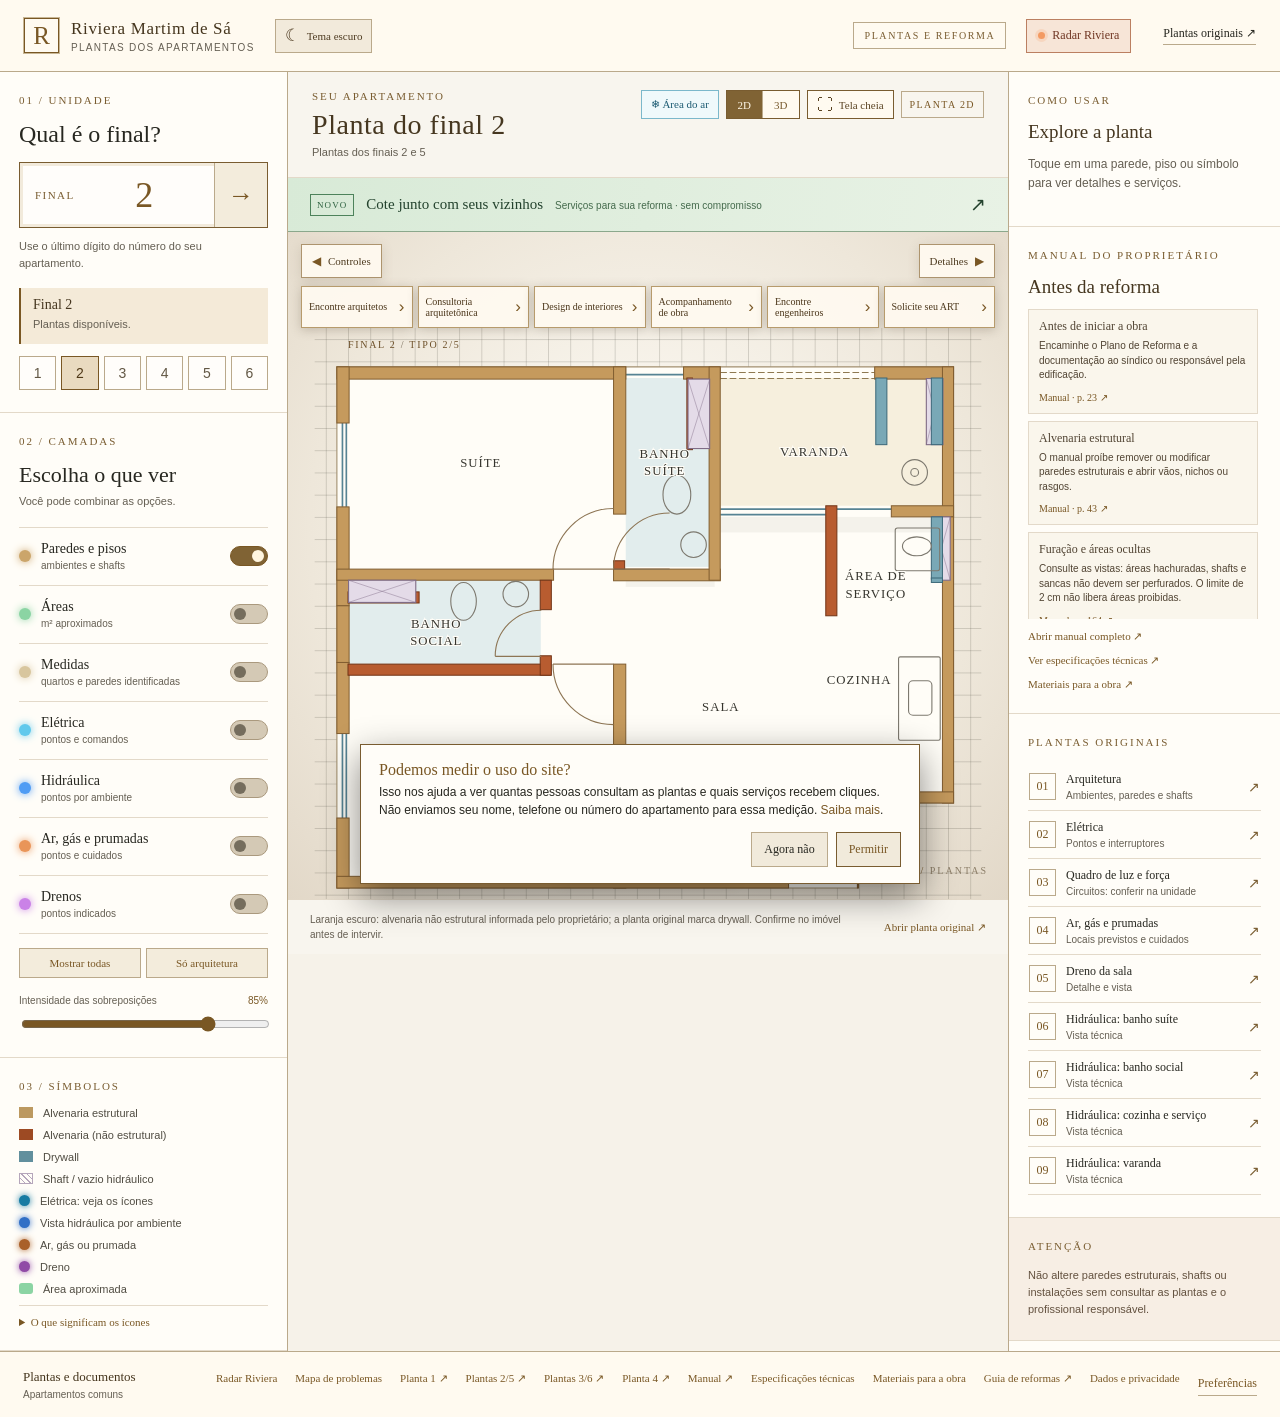
<file: index.html>
<!doctype html>
<html lang="pt-BR" data-theme="light">
<head>
  <meta charset="utf-8">
  <meta name="viewport" content="width=device-width, initial-scale=1">
  <meta id="browser-theme-color" name="theme-color" content="#f6f2e9">
  <meta name="description" content="Consulte a planta do seu final e sobreponha arquitetura, elétrica, instalações e vistas hidráulicas do Riviera Martim de Sá.">
  <title>Plantas · Riviera Martim de Sá</title>
  <link rel="icon" type="image/svg+xml" href="favicon.svg">
  <script>try{if(localStorage.getItem("riviera-theme")==="dark"){document.documentElement.dataset.theme="dark";document.getElementById("browser-theme-color").content="#0b0b0a"}}catch{}</script>
  <link rel="stylesheet" href="styles.css?v=raissa-obra-1">
  <link rel="stylesheet" href="dimensions.css?v=mobile-medidas-1">
  <link rel="stylesheet" href="mobile.css?v=raissa-obra-1">
  <link rel="stylesheet" href="coletiva.css?v=2">
  <link rel="stylesheet" href="analytics.css?v=1">
  <link rel="stylesheet" href="focus.css?v=focus-2">
  <link rel="stylesheet" href="icons.css?v=icons-1">
  <link rel="stylesheet" href="decorado.css?v=decorado-ia-1">
  <link rel="stylesheet" href="radar-entry.css?v=1">
  <script src="services.js?v=raissa-consultoria-1" defer></script>
  <script src="view3d.js?v=decorado-1" defer></script>
  <script src="final4.js?v=icons-1" defer></script>
  <script src="final1.js?v=icons-1" defer></script>
  <script src="analytics.js?v=1" defer></script>
  <script src="app.js?v=gisa-interiores-1" defer></script>
  <script src="decorado.js?v=decorado-ia-1" defer></script>
</head>
<body>
  <a class="skip-link" href="#painel">Ir para a planta</a>
  <div class="app-shell">
    <header class="topbar">
      <a class="identity" href="./" aria-label="Riviera Martim de Sá, voltar ao início"><span class="identity-mark" aria-hidden="true">R</span><span><strong>Riviera Martim de Sá</strong><small>Plantas dos apartamentos</small></span></a>
      <button id="theme-toggle" class="theme-toggle" type="button" aria-label="Ativar tema escuro" aria-pressed="false"><span class="theme-icon" aria-hidden="true">☾</span><span class="theme-label">Tema escuro</span></button>
      <span class="edition">PLANTAS E REFORMA</span>
      <a class="radar-toplink" href="radar.html"><span class="radar-toplink-dot" aria-hidden="true"></span>Radar Riviera</a>
      <a class="toplink" href="#documentos" aria-label="Plantas originais"><span class="toplink-copy">Plantas originais</span> <span aria-hidden="true">↗</span></a>
    </header>
    <main id="painel" class="app-layout">
      <aside id="control-panel" class="control-panel" aria-label="Consulta da planta">
        <div class="panel-section final-section">
          <div class="section-kicker">01 / UNIDADE</div>
          <label for="final-input">Qual é o final?</label>
          <div class="final-entry"><span>FINAL</span><input id="final-input" type="text" inputmode="numeric" pattern="[1-6]" maxlength="1" placeholder="2" autocomplete="off" aria-describedby="final-hint"><button id="final-submit" type="button" aria-label="Consultar final">→</button></div>
          <p id="final-hint">Use o último dígito do número do seu apartamento.</p>
          <div id="final-result" class="final-result" aria-live="polite"></div>
          <div class="quick-finals" aria-label="Escolha rápida do final"><button type="button" data-final="1">1</button><button type="button" data-final="2">2</button><button type="button" data-final="3">3</button><button type="button" data-final="4">4</button><button type="button" data-final="5">5</button><button type="button" data-final="6">6</button></div>
        </div>
        <div class="panel-section layers-section">
          <div class="section-kicker">02 / CAMADAS</div>
          <h2>Escolha o que ver</h2>
          <p class="subtle">Você pode combinar as opções.</p>
          <div id="layer-list" class="layer-list"></div>
          <div class="layer-actions"><button id="show-all" type="button">Mostrar todas</button><button id="show-base" type="button">Só arquitetura</button></div>
          <label class="opacity-label" for="overlay-opacity">Intensidade das sobreposições <output id="opacity-value">85%</output></label>
          <input id="overlay-opacity" type="range" min="35" max="100" value="85">
        </div>
        <div class="panel-section legend-section">
          <div class="section-kicker">03 / SÍMBOLOS</div>
          <div id="legend" class="legend"></div>
        </div>
      </aside>
      <section class="map-section" aria-labelledby="map-title">
        <div class="map-heading"><div><div class="section-kicker">SEU APARTAMENTO</div><h1 id="map-title">Planta do final 2</h1><p id="map-description">Plantas dos finais 2 e 5</p></div><div class="mode-controls"><button id="cooling-toggle" class="cooling-toggle" type="button" aria-pressed="false" aria-controls="cooling-panel">❄ Área do ar</button><div class="mode-switch" aria-label="Modo de visualização"><button id="view-2d" type="button" aria-pressed="true">2D</button><button id="view-3d" type="button" aria-pressed="false">3D</button></div><button id="focus-toggle" class="focus-toggle" type="button" aria-pressed="false" aria-label="Abrir planta em tela cheia" title="Abrir planta em tela cheia"><span class="focus-icon" aria-hidden="true">⛶</span><span class="focus-label">Tela cheia</span></button><span id="map-status" class="map-status">PLANTA 2D</span></div></div>
        <div class="map-promos"><a id="collective-entry" class="collective-entry" href="cotacao-coletiva.html?final=2"><span class="collective-new">NOVO</span><span class="collective-entry-copy"><strong>Cote junto com seus vizinhos</strong><small>Serviços para sua reforma · sem compromisso</small></span><span class="collective-arrow" aria-hidden="true">↗</span></a><button id="decorado-entry" class="decorado-entry" type="button" aria-haspopup="dialog" aria-controls="decorado-dialog" hidden><span class="decorado-play" aria-hidden="true">▶</span><span class="decorado-entry-copy"><strong>Visite o decorado</strong><small>Passeio e maquete · final 4</small></span><span class="decorado-arrow" aria-hidden="true">↗</span></button></div>
        <div id="measure-nav" class="measure-nav" aria-label="Medidas na vista 3D" hidden><button id="measure-prev" type="button" aria-label="Medida anterior">‹</button><div class="measure-nav-copy" aria-live="polite"><small id="measure-count">MEDIDAS</small><strong id="measure-name"></strong><span id="measure-detail"></span></div><button id="measure-next" type="button" aria-label="Próxima medida">›</button></div>
        <div id="map-frame" class="map-frame">
          <div id="plan-stage" class="plan-stage"></div>
          <canvas id="plan-3d" aria-label="Vista 3D ilustrativa do apartamento" hidden></canvas>
          <div class="side-toggle-bar" aria-label="Painéis laterais"><button id="toggle-controls" type="button" aria-controls="control-panel" aria-expanded="true" aria-label="Recolher controles"><span class="toggle-icon" aria-hidden="true">◀</span><span class="panel-label">Controles</span></button><button id="toggle-details" type="button" aria-controls="info-panel" aria-expanded="true" aria-label="Recolher detalhes"><span class="panel-label">Detalhes</span><span class="toggle-icon" aria-hidden="true">▶</span></button></div>
          <nav class="whole-home-actions" aria-label="Profissionais para todo o apartamento"><span class="whole-home-label">PARA TODO O APARTAMENTO</span><div class="whole-home-buttons"><button type="button" data-global-service="arquitetura" aria-label="Encontre arquitetos" aria-controls="service-popover" aria-expanded="false"><span class="service-label-wide" aria-hidden="true">Encontre arquitetos</span><span class="service-label-compact" aria-hidden="true">Arquitetos</span><span class="service-chevron" aria-hidden="true">›</span></button><button type="button" data-global-service="consultoria_arquitetonica" aria-label="Consultoria arquitetônica" aria-controls="service-popover" aria-expanded="false"><span class="service-label-wide" aria-hidden="true">Consultoria arquitetônica</span><span class="service-label-compact" aria-hidden="true">Consultoria</span><span class="service-chevron" aria-hidden="true">›</span></button><button type="button" data-global-service="interiores" aria-label="Design de interiores" aria-controls="service-popover" aria-expanded="false"><span class="service-label-wide" aria-hidden="true">Design de interiores</span><span class="service-label-compact" aria-hidden="true">Interiores</span><span class="service-chevron" aria-hidden="true">›</span></button><button type="button" data-global-service="acompanhamento_obra" aria-label="Acompanhamento de obra" aria-controls="service-popover" aria-expanded="false"><span class="service-label-wide" aria-hidden="true">Acompanhamento de obra</span><span class="service-label-compact" aria-hidden="true">Obra</span><span class="service-chevron" aria-hidden="true">›</span></button><button type="button" data-global-service="engenharia" aria-label="Encontre engenheiros" aria-controls="service-popover" aria-expanded="false"><span class="service-label-wide" aria-hidden="true">Encontre engenheiros</span><span class="service-label-compact" aria-hidden="true">Engenheiros</span><span class="service-chevron" aria-hidden="true">›</span></button><button type="button" data-global-service="art" aria-label="Solicite seu ART" aria-controls="service-popover" aria-expanded="false"><span class="service-label-wide" aria-hidden="true">Solicite seu ART</span><span class="service-label-compact" aria-hidden="true">ART</span><span class="service-chevron" aria-hidden="true">›</span></button></div></nav>
          <section id="tech-popover" class="tech-popover" role="dialog" aria-modal="false" aria-labelledby="tech-title" tabindex="-1" hidden><div class="tech-popover-body"><div class="tech-popover-heading"><button id="tech-close" class="tech-close" type="button" aria-label="Fechar detalhamento">×</button><div id="tech-layer" class="section-kicker">DETALHES DA PLANTA</div><h2 id="tech-title"></h2></div><p id="tech-description" class="tech-description"></p><details id="tech-product-recommendations" class="tech-products" hidden><summary><span id="tech-products-title" class="tech-products-cta">Compras para este ponto</span><span id="tech-products-count" class="tech-products-count"></span></summary><p id="tech-products-note" class="tech-products-note"></p><p id="tech-products-ad-label" class="tech-products-ad-label" hidden>Publicidade · links de afiliado</p><div id="tech-product-grid" class="tech-product-grid"></div><p id="tech-products-disclosure" class="tech-products-disclosure" hidden>O site pode receber comissão pelos links. Confira vendedor, versão, preço e estoque antes de comprar.</p></details><section id="tech-specs" class="tech-specs" aria-label="Especificações técnicas deste ponto" hidden><div class="tech-spec-heading">FICHA TÉCNICA</div><dl id="tech-spec-list"></dl><p id="tech-spec-note"></p><div id="tech-spec-sources" class="tech-spec-sources"></div><a class="tech-spec-all" href="especificacoes.html">Ver lista técnica completa ↗</a></section><div class="tech-evidence"><span id="tech-evidence-label">PLANTA ORIGINAL</span><strong id="tech-source-name"></strong></div><div class="tech-check"><span id="tech-check-label">ANTES DE REFORMAR</span><p id="tech-check-text"></p></div><div class="tech-actions"><a id="tech-source-link" target="_blank" rel="noopener">Abrir planta original ↗</a><a id="tech-secondary-source-link" target="_blank" rel="noopener" hidden></a></div><button id="tech-services-button" class="popover-switch" type="button">Ver serviços para esta área →</button></div></section>
          <section id="service-popover" class="service-popover" role="dialog" aria-modal="false" aria-labelledby="service-title" tabindex="-1" hidden><div class="service-popover-body"><button id="service-close" class="tech-close" type="button" aria-label="Fechar serviços">×</button><button id="service-back" class="service-back" type="button" hidden>← Detalhes da planta</button><div class="section-kicker">SERVIÇOS PARA ESTA ÁREA</div><h2 id="service-title">O que você quer fazer aqui?</h2><p id="service-intro" class="service-intro"></p><div id="service-list" class="service-list"></div><div id="service-results" class="service-results" aria-live="polite" hidden></div><button id="independent-toggle" class="independent-toggle" type="button" aria-label="Ver mais profissionais independentes" aria-controls="independent-list" aria-expanded="false" hidden>Mais <span aria-hidden="true">⌄</span></button><div id="independent-list" class="independent-list" hidden></div><p class="service-disclosure">Confira referências, regras da obra e exigências técnicas antes de contratar.</p></div></section>
          <div id="gesture-hint" class="gesture-hint" hidden>Um dedo gira e inclina · dois dedos aproximam e movem · toque abre detalhes</div>
          <p id="position-note" class="position-note" hidden><span class="position-note-full">Ícones e alturas no 3D são ilustrativos. Confira a planta original e o imóvel antes de furar ou comprar.</span><span class="position-note-short">Posições 3D estimadas · confira no imóvel</span></p>
          <a id="dimension-status" class="dimension-status" href="#measurement-section" hidden><strong>MEDIDAS</strong><span>Quartos e paredes identificadas · ver detalhes ↗</span></a>
          <a id="area-status" class="area-status" href="#area-section" hidden><strong>ÁREAS</strong><span>Valores aproximados · ver detalhes ↗</span></a>
          <div id="empty-state" class="empty-state" hidden></div><div class="map-tools"><button id="zoom-out" type="button" aria-label="Diminuir zoom">−</button><output id="zoom-value">100%</output><button id="zoom-in" type="button" aria-label="Aumentar zoom">+</button><button id="zoom-fit" type="button" aria-label="Abrir planta em tela cheia" aria-pressed="false" title="Abrir planta em tela cheia">⤢</button></div><div class="map-watermark">RIVIERA <span>/</span> PLANTAS</div>
        </div>
        <div class="map-footer"><p id="map-disclaimer">As posições são aproximadas. Confira medidas e instalações no imóvel antes de reformar.</p><a id="main-source" href="assets/docs/finais-2-5.pdf#page=1" target="_blank" rel="noopener">Abrir planta original ↗</a></div>
      </section>
      <aside id="info-panel" class="info-panel" aria-label="Informações da consulta"><div class="panel-section"><div id="selection-kicker" class="section-kicker">COMO USAR</div><div id="selection-info" class="selection-info"><h2>Explore a planta</h2><p>Toque em uma parede, piso ou símbolo para ver detalhes e serviços.</p></div></div><div id="cooling-panel" class="panel-section cooling-panel" hidden><div class="section-kicker">AR-CONDICIONADO PREVISTO</div><h2>9.000 BTU/h na sala</h2><p>Capacidade de refrigeração: cerca de <strong>2,64 kW</strong>. Em condições gerais, atende <strong>10 a 15 m² sem sol direto</strong>. A mancha azul é ilustrativa; não mostra um alcance exato. Sala, cozinha, serviço e circulação formam um espaço aberto de cerca de <span id="cooling-open-area">21</span> m², então o resfriamento pode ser desigual.</p><p><strong>Na planta:</strong> split com evaporadora na sala e condensadora na varanda. O quadro elétrico registra 220 V, 20 A e 815 W para o circuito de ar. Os 815 W não são o consumo medido de um aparelho específico.</p><p>Sol, pessoas, aparelhos e portas abertas mudam a carga térmica. Antes da compra, confira o modelo, o circuito, o dreno e a ventilação da condensadora com um profissional.</p><div class="cooling-sources"><a href="assets/docs/manual-proprietario.pdf#page=106" target="_blank" rel="noopener">Manual · p. 106 ↗</a><a id="cooling-electric-source" href="assets/docs/finais-2-5.pdf#page=3" target="_blank" rel="noopener">Quadro elétrico · p. 3 ↗</a><a href="https://www.daikin.com.br/blog/2025/07/04/o-que-sao-btus-como-funcionam-os-btus-do-ar-condicionado/" target="_blank" rel="noopener">Referência de capacidade ↗</a></div></div><div id="area-section" class="panel-section area-panel" hidden><div class="section-kicker">ÁREAS APROXIMADAS</div><h2>Tamanho dos cômodos</h2><div id="area-content"></div></div><div id="measurement-section" class="panel-section measurement-panel" hidden><div class="section-kicker">MEDIDAS</div><h2>Cotas disponíveis</h2><div id="measurement-content"></div></div><div class="panel-section manual-section"><div class="section-kicker">MANUAL DO PROPRIETÁRIO</div><h2>Antes da reforma</h2><div id="manual-tip-list" class="manual-tip-list"></div><a class="manual-full-link" href="assets/docs/manual-proprietario.pdf" target="_blank" rel="noopener">Abrir manual completo ↗</a><a class="manual-full-link" href="especificacoes.html">Ver especificações técnicas ↗</a><a class="manual-full-link" href="especificacoes.html#compras">Materiais para a obra ↗</a></div><div class="panel-section"><div class="section-kicker">PLANTAS ORIGINAIS</div><div id="source-list" class="source-list"></div></div><div class="panel-section compact-warning"><div class="section-kicker">ATENÇÃO</div><p>Não altere paredes estruturais, shafts ou instalações sem consultar as plantas e o profissional responsável.</p></div></aside>
    </main>
    <footer id="documentos" class="bottom-bar"><div><strong>Plantas e documentos</strong><span>Apartamentos comuns</span></div><nav aria-label="Documentos originais"><a href="radar.html">Radar Riviera</a><a href="predio.html">Mapa de problemas</a><a href="assets/docs/final-1-comum.pdf" target="_blank" rel="noopener">Planta 1 ↗</a><a href="assets/docs/finais-2-5.pdf" target="_blank" rel="noopener">Plantas 2/5 ↗</a><a href="assets/docs/finais-3-6.pdf" target="_blank" rel="noopener">Plantas 3/6 ↗</a><a href="assets/docs/final-4-comum.pdf" target="_blank" rel="noopener">Planta 4 ↗</a><a href="assets/docs/manual-proprietario.pdf" target="_blank" rel="noopener">Manual ↗</a><a href="especificacoes.html">Especificações técnicas</a><a href="especificacoes.html#compras">Materiais para a obra</a><a href="assets/docs/guia-reformas.pdf" target="_blank" rel="noopener">Guia de reformas ↗</a><a href="privacidade.html">Dados e privacidade</a><button id="analytics-preferences" class="analytics-preferences" type="button" hidden>Preferências</button></nav></footer>
  </div>
  <dialog id="decorado-dialog" class="decorado-dialog" aria-labelledby="decorado-title" aria-describedby="decorado-description"><div class="decorado-modal"><div class="decorado-modal-heading"><div><span class="section-kicker">FINAL 4 · APARTAMENTO COMUM</span><h2 id="decorado-title">Visite o decorado</h2></div><button id="decorado-close" class="decorado-close" type="button" aria-label="Fechar vídeo">×</button></div><div class="decorado-versions" role="group" aria-label="Escolha o vídeo"><button type="button" data-decorado-video="ia" data-src="assets/video/final-4-passeio-decorado.mp4" data-poster="assets/video/final-4-passeio-decorado-poster.jpg" data-label="Passeio decorado ilustrativo do final 4" aria-pressed="true"><strong>Passeio decorado</strong><small>11 cenas · 55 segundos</small></button><button type="button" data-decorado-video="maquete" data-src="assets/video/final-4-decorado.mp4" data-poster="assets/video/final-4-decorado-poster.png" data-label="Maquete animada do final 4" aria-pressed="false"><strong>Maquete da planta</strong><small>Geometria da planta · 20 segundos</small></button></div><video id="decorado-video" controls playsinline preload="none" poster="assets/video/final-4-passeio-decorado-poster.jpg" aria-label="Passeio decorado ilustrativo do final 4"><source id="decorado-source" type="video/mp4"></video><p id="decorado-error" class="decorado-error" hidden>Não foi possível carregar o vídeo. Tente novamente em instantes.</p><p id="decorado-description">Passeio ilustrativo do final 4. Móveis, acabamentos e posições podem diferir do apartamento. Consulte a planta e confira medidas e instalações antes de reformar.</p></div></dialog>
  <section id="analytics-consent" class="analytics-consent" aria-label="Privacidade das visitas" hidden><p><strong>Podemos medir o uso do site?</strong> Isso nos ajuda a ver quantas pessoas consultam as plantas e quais serviços recebem cliques. Não enviamos seu nome, telefone ou número do apartamento para essa medição. <a href="privacidade.html">Saiba mais</a>.</p><div><button id="analytics-reject" type="button">Agora não</button><button id="analytics-accept" type="button">Permitir</button></div></section>
  <noscript>Ative o JavaScript para consultar as camadas. Os PDFs originais estão nos links do rodapé.</noscript>
</body>
</html>
</file>
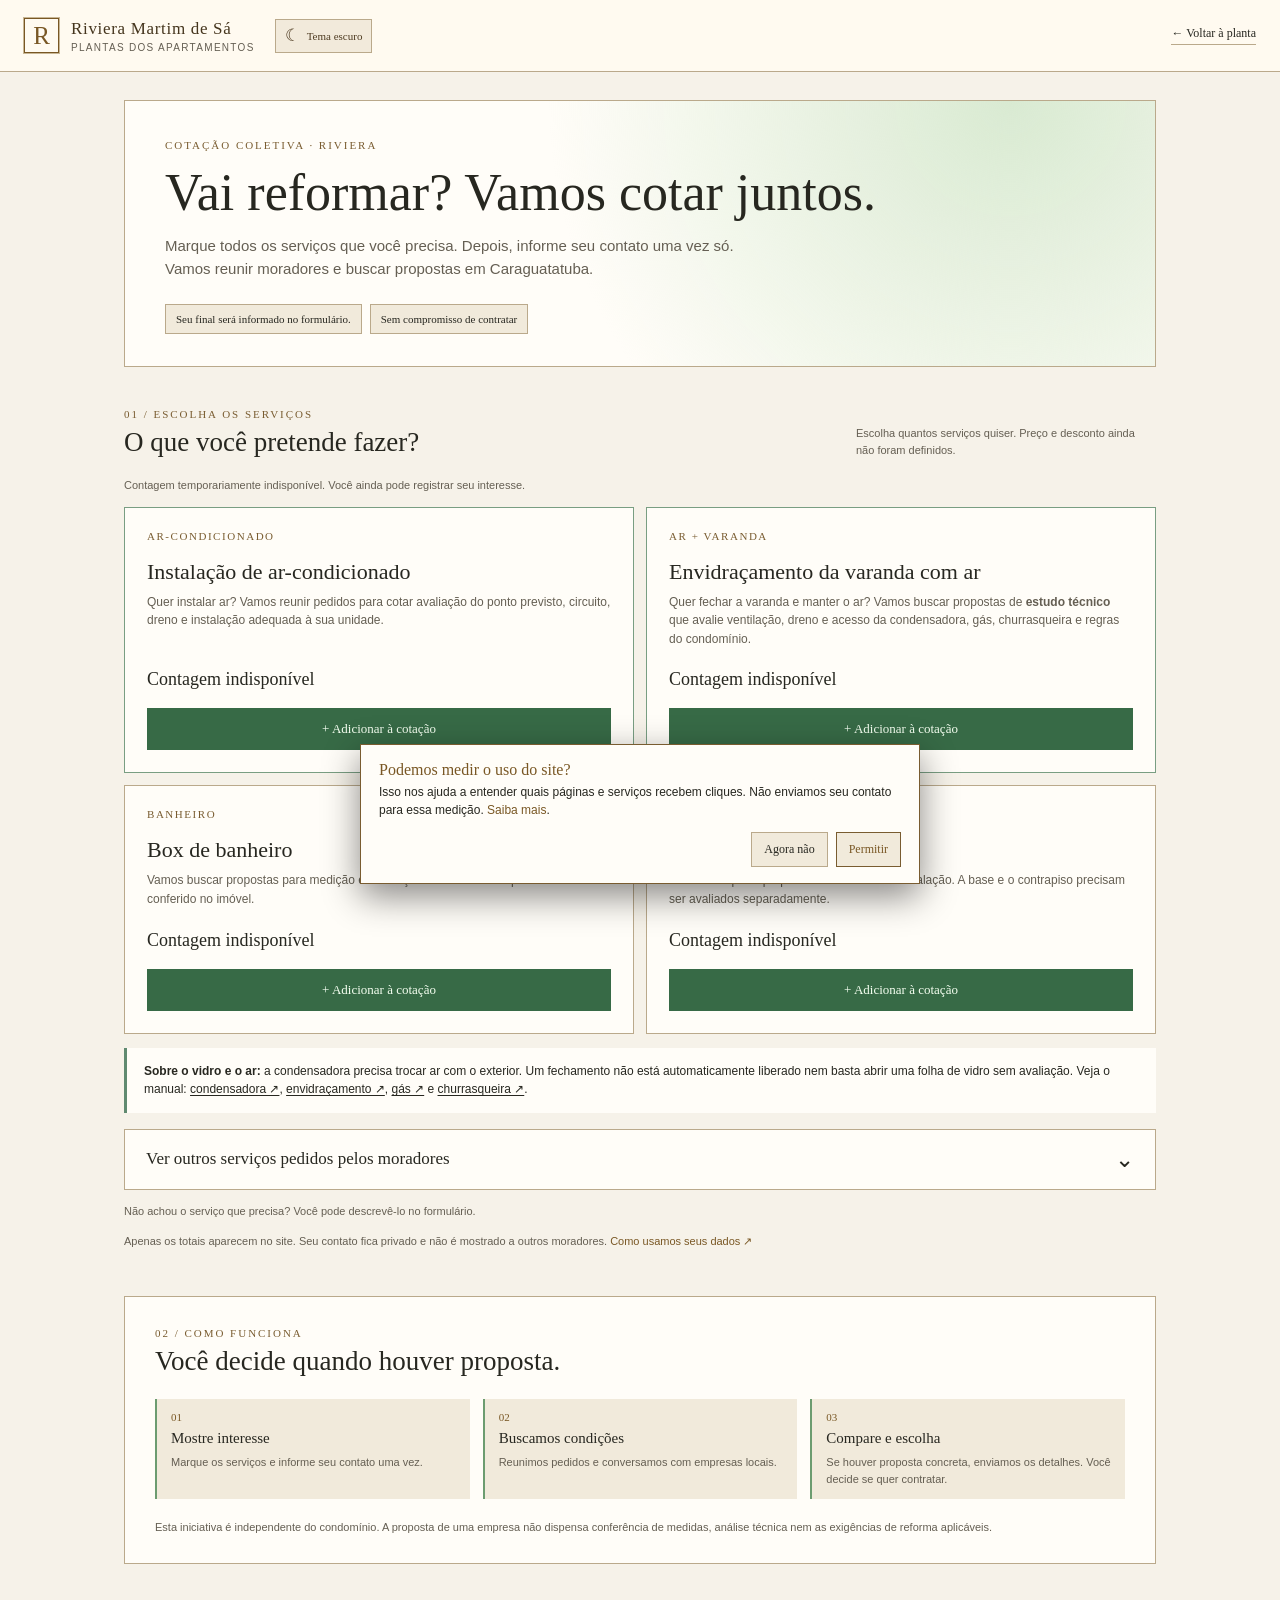
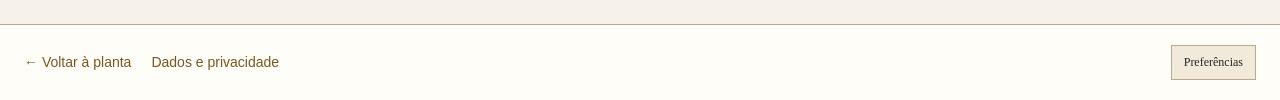
<file: cotacao-coletiva.html>
<!doctype html>
<html lang="pt-BR" data-theme="light">
<head>
  <meta charset="utf-8">
  <meta name="viewport" content="width=device-width, initial-scale=1">
  <meta id="browser-theme-color" name="theme-color" content="#f6f2e9">
  <meta name="description" content="Junte seu interesse ao de outros moradores do Riviera Martim de Sá para buscar propostas de serviços de reforma em Caraguatatuba.">
  <title>Cotação coletiva · Riviera Plantas</title>
  <link rel="icon" type="image/svg+xml" href="favicon.svg">
  <script>try{if(localStorage.getItem("riviera-theme")==="dark"){document.documentElement.dataset.theme="dark";document.getElementById("browser-theme-color").content="#0b0b0a"}}catch{}</script>
  <link rel="stylesheet" href="styles.css?v=identity-link-1">
  <link rel="stylesheet" href="analytics.css?v=1">
  <link rel="stylesheet" href="coletiva.css?v=5">
  <script src="analytics.js?v=1" defer></script>
  <script src="coletiva.js?v=5" defer></script>
</head>
<body class="collective-page">
  <a class="skip-link" href="#conteudo">Ir para os serviços</a>
  <header class="topbar">
    <a class="identity" href="./" aria-label="Riviera Martim de Sá, voltar ao início"><span class="identity-mark" aria-hidden="true">R</span><span><strong>Riviera Martim de Sá</strong><small>Plantas dos apartamentos</small></span></a>
    <button id="theme-toggle" class="theme-toggle" type="button" aria-label="Ativar tema escuro" aria-pressed="false"><span class="theme-icon" aria-hidden="true">☾</span><span class="theme-label">Tema escuro</span></button>
    <a id="return-top" class="toplink" href="./">← Voltar à planta</a>
  </header>
  <main id="conteudo" class="collective-main">
    <section class="collective-hero" aria-labelledby="collective-title">
      <span class="section-kicker">COTAÇÃO COLETIVA · RIVIERA</span>
      <h1 id="collective-title">Vai reformar? Vamos cotar juntos.</h1>
      <p>Marque todos os serviços que você precisa. Depois, informe seu contato uma vez só. Vamos reunir moradores e buscar propostas em Caraguatatuba.</p>
      <div class="collective-hero-meta"><span id="collective-final">Seu final será informado no formulário.</span><span>Sem compromisso de contratar</span></div>
    </section>
    <section class="collective-content" aria-labelledby="services-title">
      <div class="collective-section-heading"><div><span class="section-kicker">01 / ESCOLHA OS SERVIÇOS</span><h2 id="services-title">O que você pretende fazer?</h2></div><p>Escolha quantos serviços quiser. Preço e desconto ainda não foram definidos.</p></div>
      <p id="collective-count-status" class="collective-count-status" role="status">Carregando interessados por serviço…</p>
      <div class="collective-cards">
        <article class="collective-card collective-card--focus" data-collective-card="ar">
          <span class="collective-card-number">AR-CONDICIONADO</span>
          <h3>Instalação de ar-condicionado</h3>
          <p>Quer instalar ar? Vamos reunir pedidos para cotar avaliação do ponto previsto, circuito, dreno e instalação adequada à sua unidade.</p>
          <a data-collective-link="ar" href="#" aria-label="Tenho interesse em instalação de ar-condicionado; abre o Google Formulários em nova aba">Tenho interesse ↗</a>
        </article>
        <article class="collective-card collective-card--focus" data-collective-card="vidro_ar">
          <span class="collective-card-number">AR + VARANDA</span>
          <h3>Envidraçamento da varanda com ar</h3>
          <p>Quer fechar a varanda e manter o ar? Vamos buscar propostas de <strong>estudo técnico</strong> que avalie ventilação, dreno e acesso da condensadora, gás, churrasqueira e regras do condomínio.</p>
          <a data-collective-link="vidro_ar" href="#" aria-label="Tenho interesse em estudo de envidraçamento da varanda com ar-condicionado; abre o Google Formulários em nova aba">Tenho interesse ↗</a>
        </article>
        <article class="collective-card" data-collective-card="box">
          <span class="collective-card-number">BANHEIRO</span>
          <h3>Box de banheiro</h3>
          <p>Vamos buscar propostas para medição e instalação. Cada banheiro precisa ser conferido no imóvel.</p>
          <a data-collective-link="box" href="#" aria-label="Tenho interesse em box de banheiro; abre o Google Formulários em nova aba">Tenho interesse ↗</a>
        </article>
        <article class="collective-card" data-collective-card="piso">
          <span class="collective-card-number">ACABAMENTO</span>
          <h3>Pisos e revestimentos</h3>
          <p>Vamos comparar propostas de materiais e instalação. A base e o contrapiso precisam ser avaliados separadamente.</p>
          <a data-collective-link="piso" href="#" aria-label="Tenho interesse em pisos e revestimentos; abre o Google Formulários em nova aba">Tenho interesse ↗</a>
        </article>
      </div>
      <div class="collective-caution" role="note"><strong>Sobre o vidro e o ar:</strong> a condensadora precisa trocar ar com o exterior. Um fechamento não está automaticamente liberado nem basta abrir uma folha de vidro sem avaliação. Veja o manual: <a href="assets/docs/manual-proprietario.pdf#page=106" target="_blank" rel="noopener">condensadora ↗</a>, <a href="assets/docs/manual-proprietario.pdf#page=25" target="_blank" rel="noopener">envidraçamento ↗</a>, <a href="assets/docs/manual-proprietario.pdf#page=94" target="_blank" rel="noopener">gás ↗</a> e <a href="assets/docs/manual-proprietario.pdf#page=111" target="_blank" rel="noopener">churrasqueira ↗</a>.</div>
      <details class="collective-more" id="mais-servicos">
        <summary>Ver outros serviços pedidos pelos moradores <span aria-hidden="true">⌄</span></summary>
        <div class="collective-more-content">
          <section aria-labelledby="collective-group-protection"><h3 id="collective-group-protection">Proteção e instalações</h3><ul>
            <li data-collective-card="telas"><a data-collective-link="telas" href="#">Redes e telas de proteção <span aria-hidden="true">↗</span></a></li>
            <li data-collective-card="fechadura"><a data-collective-link="fechadura" href="#">Fechadura eletrônica <span aria-hidden="true">↗</span></a></li>
            <li data-collective-card="automacao"><a data-collective-link="automacao" href="#">Automação residencial <span aria-hidden="true">↗</span></a></li>
            <li data-collective-card="eletrica"><a data-collective-link="eletrica" href="#">Elétrica e iluminação <span aria-hidden="true">↗</span></a></li>
          </ul></section>
          <section aria-labelledby="collective-group-works"><h3 id="collective-group-works">Obra e acabamentos</h3><ul>
            <li data-collective-card="pedras"><a data-collective-link="pedras" href="#">Bancadas e pedras <span aria-hidden="true">↗</span></a></li>
            <li data-collective-card="gesso"><a data-collective-link="gesso" href="#">Gesso e forro <span aria-hidden="true">↗</span></a></li>
            <li data-collective-card="pintura"><a data-collective-link="pintura" href="#">Pintura <span aria-hidden="true">↗</span></a></li>
            <li data-collective-card="obra"><a data-collective-link="obra" href="#">Pedreiro e obra geral <span aria-hidden="true">↗</span></a></li>
          </ul></section>
          <section aria-labelledby="collective-group-projects"><h3 id="collective-group-projects">Projetos e móveis</h3><ul>
            <li data-collective-card="marcenaria"><a data-collective-link="marcenaria" href="#">Móveis planejados e marcenaria <span aria-hidden="true">↗</span></a></li>
            <li data-collective-card="projeto"><a data-collective-link="projeto" href="#">Projeto de arquitetura <span aria-hidden="true">↗</span></a></li>
            <li data-collective-card="engenharia"><a data-collective-link="engenharia" href="#">Engenheiro para reforma <span aria-hidden="true">↗</span></a></li>
            <li data-collective-card="art_rrt"><a data-collective-link="art_rrt" href="#">ART ou RRT para reforma <span aria-hidden="true">↗</span></a></li>
          </ul></section>
        </div>
      </details>
      <p class="collective-other-note">Não achou o serviço que precisa? Você pode descrevê-lo no formulário.</p>
      <p class="collective-privacy-note">Apenas os totais aparecem no site. Seu contato fica privado e não é mostrado a outros moradores. <a href="privacidade.html#cotacao-coletiva">Como usamos seus dados ↗</a></p>
    </section>
    <section class="collective-how" aria-labelledby="how-title"><span class="section-kicker">02 / COMO FUNCIONA</span><h2 id="how-title">Você decide quando houver proposta.</h2><ol><li><strong>Mostre interesse</strong><span>Marque os serviços e informe seu contato uma vez.</span></li><li><strong>Buscamos condições</strong><span>Reunimos pedidos e conversamos com empresas locais.</span></li><li><strong>Compare e escolha</strong><span>Se houver proposta concreta, enviamos os detalhes. Você decide se quer contratar.</span></li></ol><p>Esta iniciativa é independente do condomínio. A proposta de uma empresa não dispensa conferência de medidas, análise técnica nem as exigências de reforma aplicáveis.</p></section>
  </main>
  <aside id="collective-selection-bar" class="collective-selection-bar" aria-label="Serviços escolhidos" hidden><div class="collective-selection-copy"><strong id="collective-selection-total"></strong><small id="collective-selection-names"></small></div><a id="collective-selection-continue" href="https://docs.google.com/forms/d/e/1FAIpQLSdf92pmIKpQGUMzGYDpxC2nkZ5G6W54YkaZIYAsy1__SufEPA/viewform" target="_blank" rel="noopener">Continuar ↗</a></aside>
  <footer class="collective-footer"><a id="return-bottom" href="./">← Voltar à planta</a><a href="privacidade.html#cotacao-coletiva">Dados e privacidade</a><button id="analytics-preferences" class="analytics-preferences" type="button" hidden>Preferências</button></footer>
  <section id="analytics-consent" class="analytics-consent" aria-label="Privacidade das visitas" hidden><p><strong>Podemos medir o uso do site?</strong> Isso nos ajuda a entender quais páginas e serviços recebem cliques. Não enviamos seu contato para essa medição. <a href="privacidade.html">Saiba mais</a>.</p><div><button id="analytics-reject" type="button">Agora não</button><button id="analytics-accept" type="button">Permitir</button></div></section>
</body>
</html>
</file>
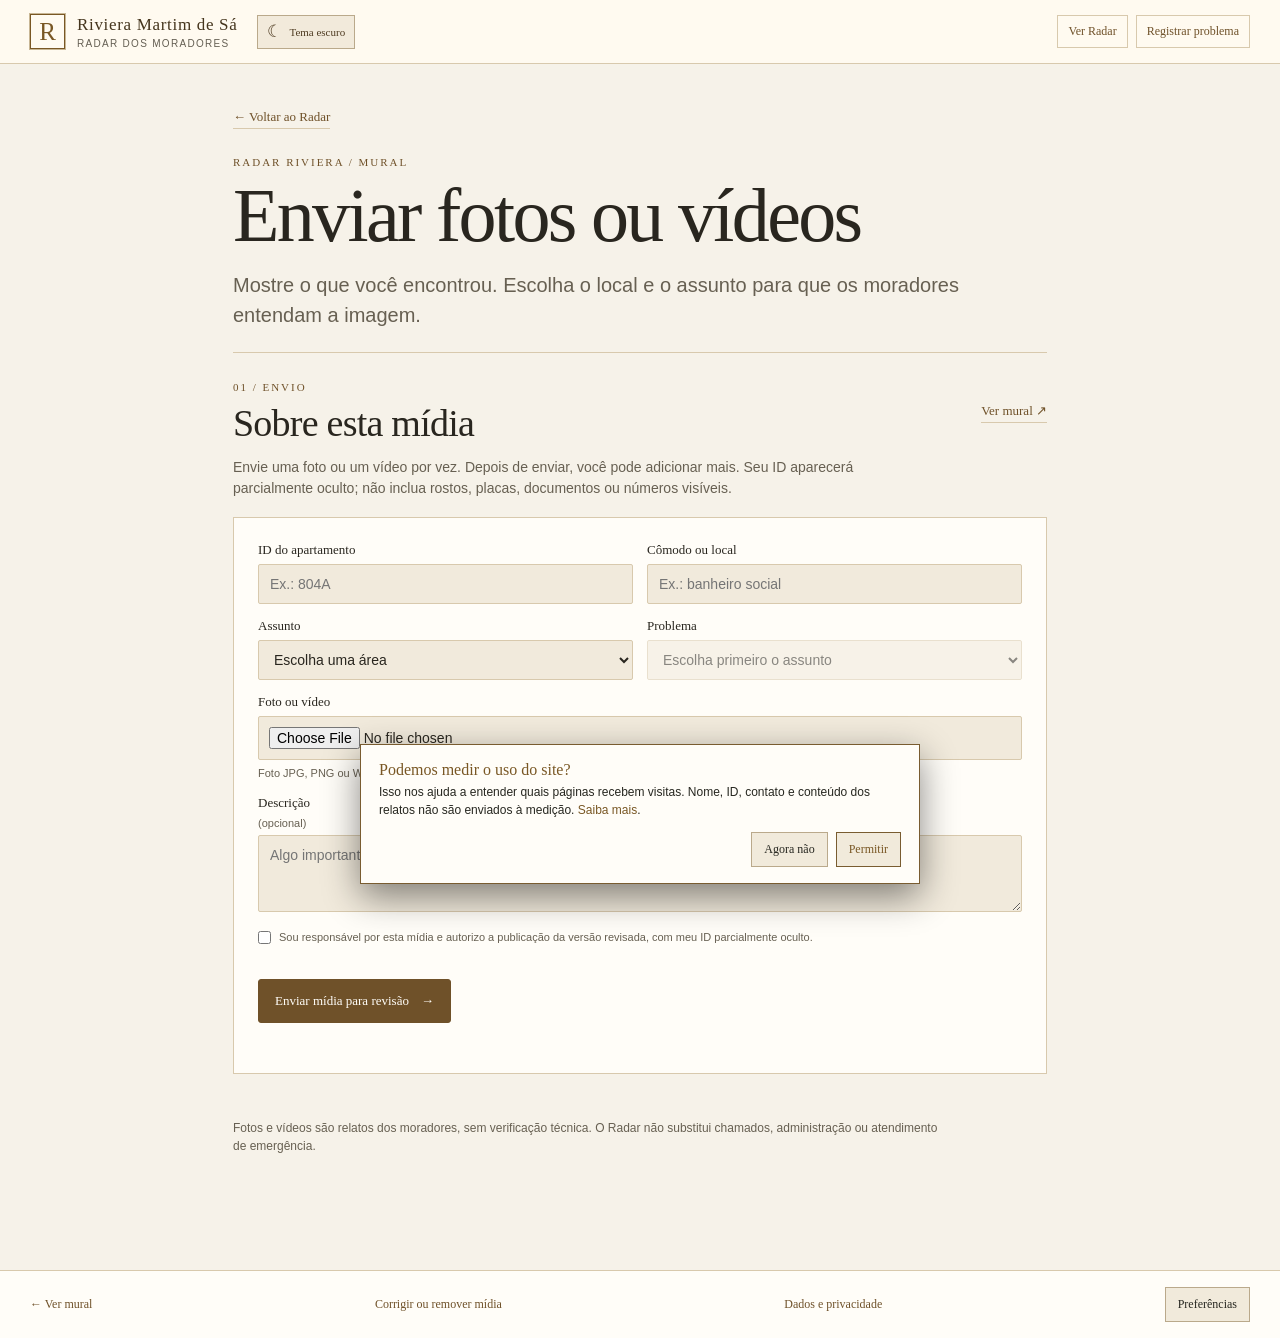
<file: enviar-midia.html>
<!doctype html>
<html lang="pt-BR" data-theme="light">
<head>
  <meta charset="utf-8">
  <meta name="viewport" content="width=device-width, initial-scale=1">
  <meta id="browser-theme-color" name="theme-color" content="#f6f2e9">
  <meta name="description" content="Envie fotos ou vídeos de problemas do apartamento ou do prédio para o mural do Radar Riviera.">
  <title>Enviar fotos ou vídeos · Radar Riviera</title>
  <link rel="icon" type="image/svg+xml" href="favicon.svg">
  <script>try{if(localStorage.getItem("riviera-theme")==="dark"){document.documentElement.dataset.theme="dark";document.getElementById("browser-theme-color").content="#0b0b0a"}}catch{}</script>
  <link rel="stylesheet" href="styles.css?v=identity-link-1">
  <link rel="stylesheet" href="analytics.css?v=1">
  <link rel="stylesheet" href="radar.css?v=2">
  <link rel="stylesheet" href="radar-forms.css?v=1">
  <script src="radar-config.js?v=20261102" defer></script>
  <script src="analytics.js?v=1" defer></script>
  <script src="radar-forms.js?v=2" defer></script>
</head>
<body class="radar-page radar-form-page" data-form-page="media">
  <a class="skip-link" href="#conteudo">Ir para o formulário</a>
  <header class="topbar radar-topbar">
    <a class="identity" href="./" aria-label="Riviera Martim de Sá, voltar ao início"><span class="identity-mark" aria-hidden="true">R</span><span><strong>Riviera Martim de Sá</strong><small>Radar dos moradores</small></span></a>
    <button id="theme-toggle" class="theme-toggle" type="button" aria-label="Ativar tema escuro" aria-pressed="false"><span class="theme-icon" aria-hidden="true">☾</span><span class="theme-label">Tema escuro</span></button>
    <nav class="radar-toplinks" aria-label="Outras páginas"><a href="radar.html">Ver Radar</a><a href="registrar-problema.html">Registrar problema</a></nav>
  </header>
  <main id="conteudo" class="radar-main">
    <section class="radar-hero radar-form-hero" aria-labelledby="page-title">
      <a class="radar-back" href="radar.html">← Voltar ao Radar</a>
      <span class="section-kicker">RADAR RIVIERA / MURAL</span>
      <h1 id="page-title">Enviar fotos ou vídeos</h1>
      <p>Mostre o que você encontrou. Escolha o local e o assunto para que os moradores entendam a imagem.</p>
      <p id="radar-availability" class="radar-status" role="status" hidden></p>
    </section>
    <section class="radar-section radar-form-section" aria-labelledby="form-title">
      <div class="radar-section-title"><div><span class="section-kicker">01 / ENVIO</span><h2 id="form-title">Sobre esta mídia</h2></div><a href="radar.html#midias" class="radar-inline-link">Ver mural ↗</a></div>
      <p>Envie uma foto ou um vídeo por vez. Depois de enviar, você pode adicionar mais. Seu ID aparecerá parcialmente oculto; não inclua rostos, placas, documentos ou números visíveis.</p>
      <form id="radar-media-form" class="radar-form-card" novalidate>
        <label class="radar-hp" aria-hidden="true">Deixe vazio<input id="media-website" name="website" type="text" tabindex="-1" autocomplete="off"></label>
        <div class="radar-form-grid">
          <label>ID do apartamento<input id="media-unit" type="text" inputmode="text" autocapitalize="characters" maxlength="6" placeholder="Ex.: 804A" required></label>
          <label>Cômodo ou local<input id="media-room" type="text" maxlength="80" placeholder="Ex.: banheiro social" required></label>
          <label>Assunto<select id="media-category" required><option value="">Escolha uma área</option></select></label>
          <label>Problema<select id="media-detail" disabled required><option value="">Escolha primeiro o assunto</option></select></label>
          <label class="radar-wide">Foto ou vídeo<input id="media-file" type="file" accept="image/jpeg,image/png,image/webp,video/mp4,video/webm" required><small>Foto JPG, PNG ou WebP de até 8 MB; vídeo MP4 ou WebM de até 25 MB. O arquivo será revisado antes da publicação.</small></label>
          <label class="radar-wide">Descrição <span>(opcional)</span><textarea id="media-description" rows="3" maxlength="500" placeholder="Algo importante que não aparece na imagem?"></textarea></label>
        </div>
        <label class="radar-consent"><input id="media-consent" type="checkbox" required> Sou responsável por esta mídia e autorizo a publicação da versão revisada, com meu ID parcialmente oculto.</label>
        <div id="media-turnstile" class="radar-turnstile"></div>
        <button id="submit-media" class="radar-button radar-button--primary" type="submit">Enviar mídia para revisão <span aria-hidden="true">→</span></button>
        <p id="media-feedback" class="radar-form-feedback" role="status" aria-live="polite"></p>
      </form>
    </section>
    <p class="radar-disclaimer">Fotos e vídeos são relatos dos moradores, sem verificação técnica. O Radar não substitui chamados, administração ou atendimento de emergência.</p>
  </main>
  <footer class="radar-footer"><a href="radar.html#midias">← Ver mural</a><a href="radar.html#privacidade-radar">Corrigir ou remover mídia</a><a href="privacidade.html">Dados e privacidade</a><button id="analytics-preferences" class="analytics-preferences" type="button" hidden>Preferências</button></footer>
  <section id="analytics-consent" class="analytics-consent" aria-label="Privacidade das visitas" hidden><p><strong>Podemos medir o uso do site?</strong> Isso nos ajuda a entender quais páginas recebem visitas. Nome, ID, contato e conteúdo dos relatos não são enviados à medição. <a href="privacidade.html">Saiba mais</a>.</p><div><button id="analytics-reject" type="button">Agora não</button><button id="analytics-accept" type="button">Permitir</button></div></section>
</body>
</html>
</file>
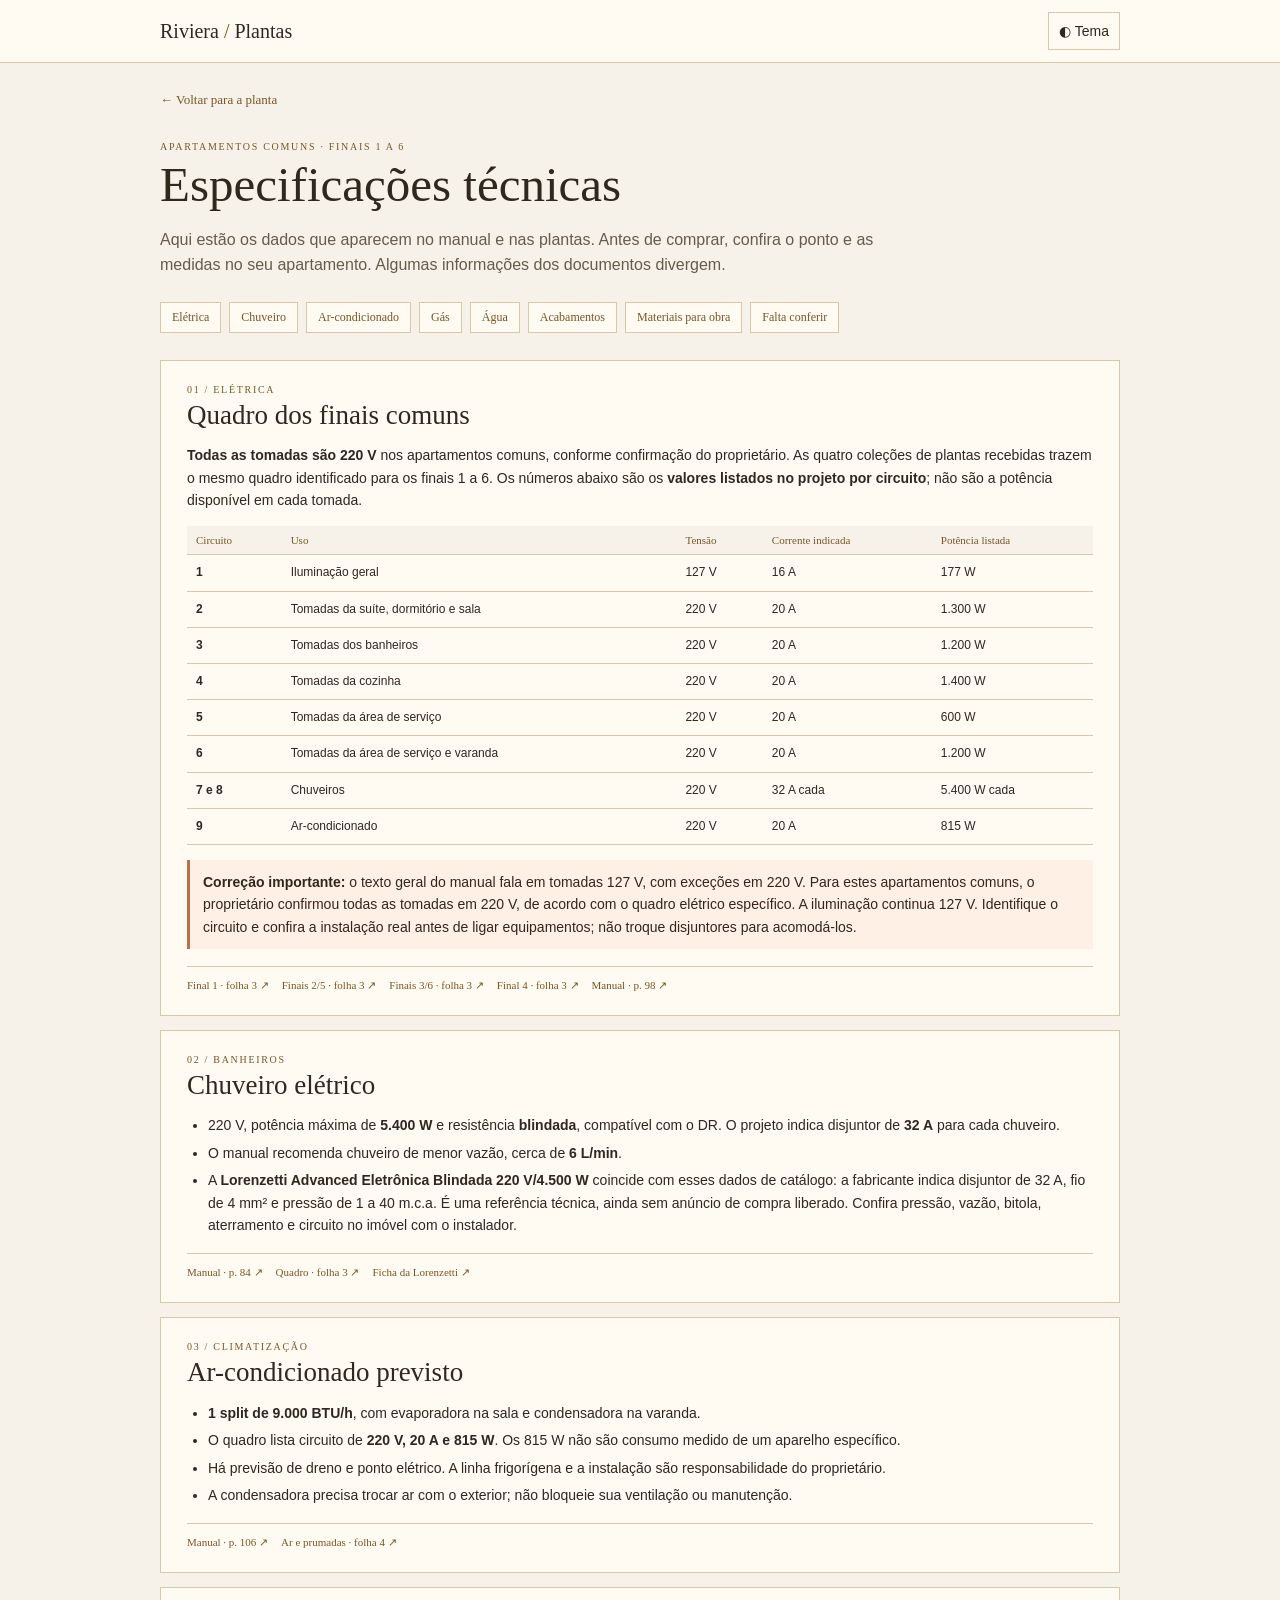
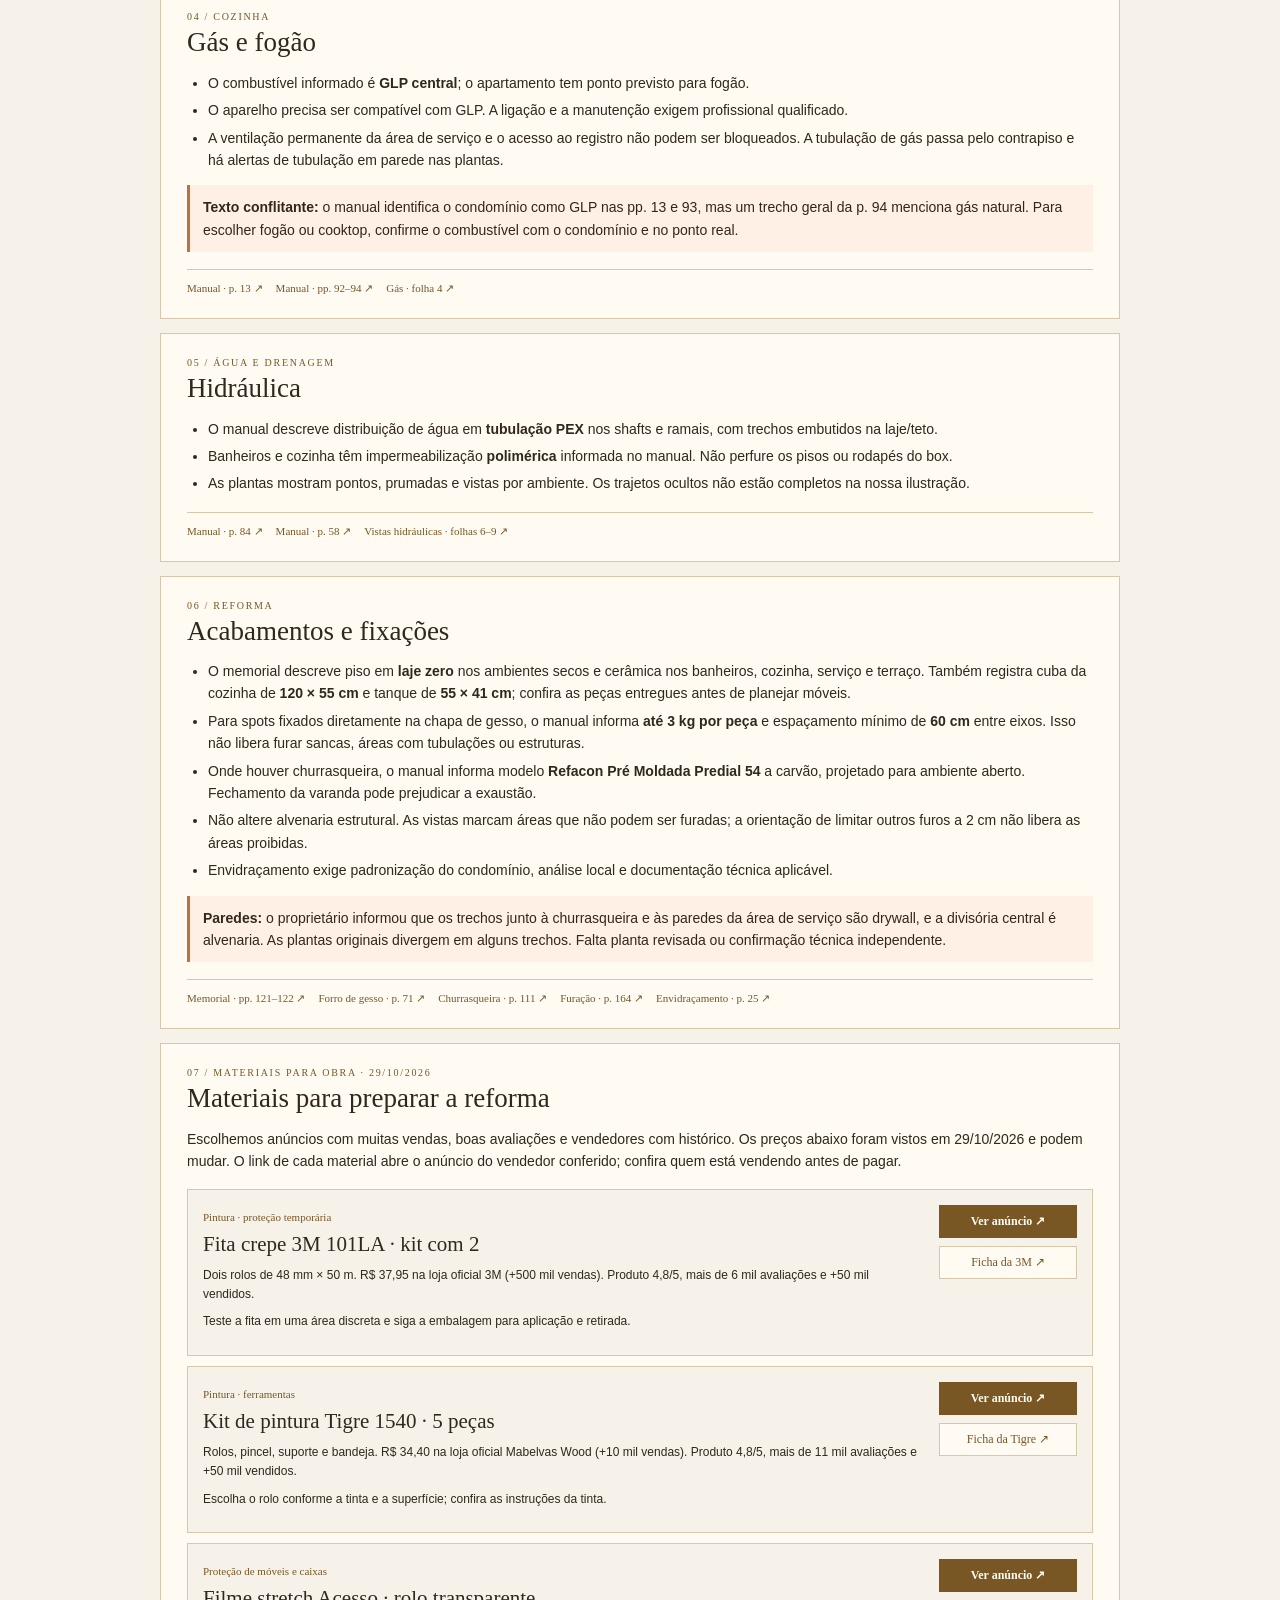
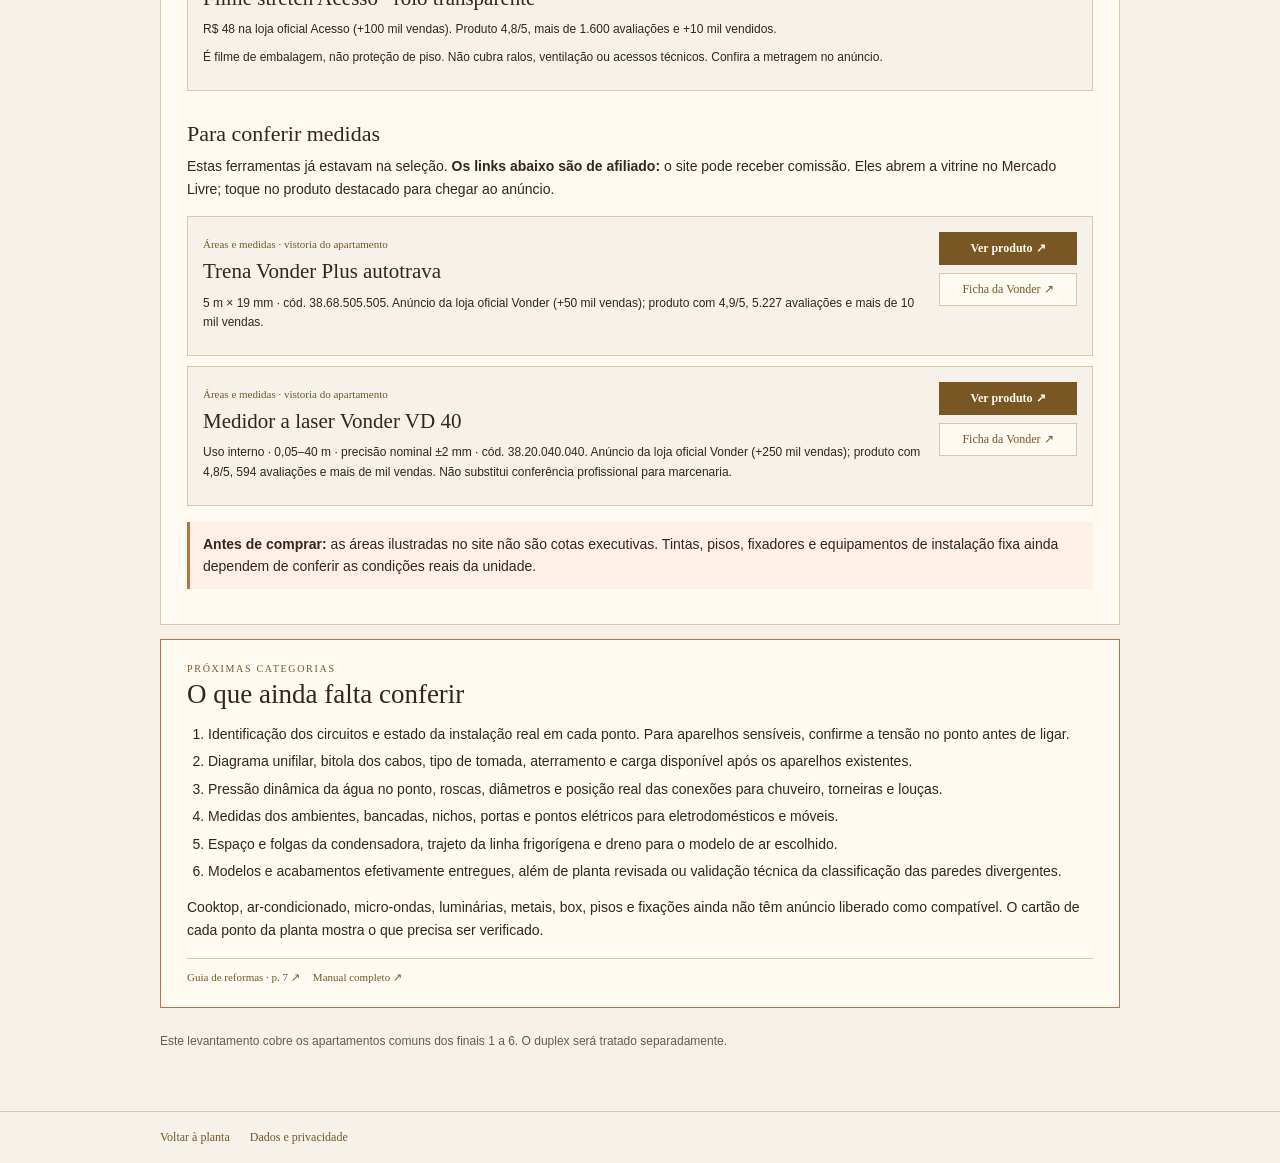
<file: especificacoes.html>
<!doctype html>
<html lang="pt-BR" data-theme="light">
<head>
  <meta charset="utf-8">
  <meta name="viewport" content="width=device-width, initial-scale=1">
  <meta name="description" content="Especificações técnicas documentadas dos apartamentos comuns do Riviera Martim de Sá e o que conferir antes de comprar.">
  <title>Especificações técnicas · Riviera Plantas</title>
  <link rel="icon" href="favicon.svg" type="image/svg+xml">
  <script>try{if(localStorage.getItem("riviera-theme")==="dark")document.documentElement.dataset.theme="dark"}catch{}</script>
  <link rel="stylesheet" href="especificacoes.css?v=materiais-obra-1">
</head>
<body>
  <header class="topbar"><a class="brand" href="index.html">Riviera <span>/</span> Plantas</a><button id="theme-toggle" type="button">◐ Tema</button></header>
  <main>
    <a class="back" href="index.html">← Voltar para a planta</a>
    <p class="eyebrow">APARTAMENTOS COMUNS · FINAIS 1 A 6</p>
    <h1>Especificações técnicas</h1>
    <p class="intro">Aqui estão os dados que aparecem no manual e nas plantas. Antes de comprar, confira o ponto e as medidas no seu apartamento. Algumas informações dos documentos divergem.</p>
    <nav class="jump" aria-label="Categorias"><a href="#eletrica">Elétrica</a><a href="#chuveiro">Chuveiro</a><a href="#ar">Ar-condicionado</a><a href="#gas">Gás</a><a href="#agua">Água</a><a href="#acabamentos">Acabamentos</a><a href="#compras">Materiais para obra</a><a href="#pendencias">Falta conferir</a></nav>

    <section id="eletrica" class="card"><div class="kicker">01 / ELÉTRICA</div><h2>Quadro dos finais comuns</h2><p><strong>Todas as tomadas são 220 V</strong> nos apartamentos comuns, conforme confirmação do proprietário. As quatro coleções de plantas recebidas trazem o mesmo quadro identificado para os finais 1 a 6. Os números abaixo são os <strong>valores listados no projeto por circuito</strong>; não são a potência disponível em cada tomada.</p>
      <div class="table-wrap"><table><thead><tr><th>Circuito</th><th>Uso</th><th>Tensão</th><th>Corrente indicada</th><th>Potência listada</th></tr></thead><tbody>
        <tr><td>1</td><td>Iluminação geral</td><td>127 V</td><td>16 A</td><td>177 W</td></tr>
        <tr><td>2</td><td>Tomadas da suíte, dormitório e sala</td><td>220 V</td><td>20 A</td><td>1.300 W</td></tr>
        <tr><td>3</td><td>Tomadas dos banheiros</td><td>220 V</td><td>20 A</td><td>1.200 W</td></tr>
        <tr><td>4</td><td>Tomadas da cozinha</td><td>220 V</td><td>20 A</td><td>1.400 W</td></tr>
        <tr><td>5</td><td>Tomadas da área de serviço</td><td>220 V</td><td>20 A</td><td>600 W</td></tr>
        <tr><td>6</td><td>Tomadas da área de serviço e varanda</td><td>220 V</td><td>20 A</td><td>1.200 W</td></tr>
        <tr><td>7 e 8</td><td>Chuveiros</td><td>220 V</td><td>32 A cada</td><td>5.400 W cada</td></tr>
        <tr><td>9</td><td>Ar-condicionado</td><td>220 V</td><td>20 A</td><td>815 W</td></tr>
      </tbody></table></div>
      <p class="alert"><strong>Correção importante:</strong> o texto geral do manual fala em tomadas 127 V, com exceções em 220 V. Para estes apartamentos comuns, o proprietário confirmou todas as tomadas em 220 V, de acordo com o quadro elétrico específico. A iluminação continua 127 V. Identifique o circuito e confira a instalação real antes de ligar equipamentos; não troque disjuntores para acomodá-los.</p>
      <div class="sources"><a href="assets/docs/final-1-comum.pdf#page=3" target="_blank" rel="noopener">Final 1 · folha 3 ↗</a><a href="assets/docs/finais-2-5.pdf#page=3" target="_blank" rel="noopener">Finais 2/5 · folha 3 ↗</a><a href="assets/docs/finais-3-6.pdf#page=3" target="_blank" rel="noopener">Finais 3/6 · folha 3 ↗</a><a href="assets/docs/final-4-comum.pdf#page=3" target="_blank" rel="noopener">Final 4 · folha 3 ↗</a><a href="assets/docs/manual-proprietario.pdf#page=98" target="_blank" rel="noopener">Manual · p. 98 ↗</a></div>
    </section>

    <section id="chuveiro" class="card"><div class="kicker">02 / BANHEIROS</div><h2>Chuveiro elétrico</h2><ul><li>220 V, potência máxima de <strong>5.400 W</strong> e resistência <strong>blindada</strong>, compatível com o DR. O projeto indica disjuntor de <strong>32 A</strong> para cada chuveiro.</li><li>O manual recomenda chuveiro de menor vazão, cerca de <strong>6 L/min</strong>.</li><li>A <strong>Lorenzetti Advanced Eletrônica Blindada 220 V/4.500 W</strong> coincide com esses dados de catálogo: a fabricante indica disjuntor de 32 A, fio de 4 mm² e pressão de 1 a 40 m.c.a. É uma referência técnica, ainda sem anúncio de compra liberado. Confira pressão, vazão, bitola, aterramento e circuito no imóvel com o instalador.</li></ul><div class="sources"><a href="assets/docs/manual-proprietario.pdf#page=84" target="_blank" rel="noopener">Manual · p. 84 ↗</a><a href="assets/docs/finais-2-5.pdf#page=3" target="_blank" rel="noopener">Quadro · folha 3 ↗</a><a href="https://lorenzetti.com.br/produto/advanced-blindada" target="_blank" rel="noopener noreferrer">Ficha da Lorenzetti ↗</a></div></section>

    <section id="ar" class="card"><div class="kicker">03 / CLIMATIZAÇÃO</div><h2>Ar-condicionado previsto</h2><ul><li><strong>1 split de 9.000 BTU/h</strong>, com evaporadora na sala e condensadora na varanda.</li><li>O quadro lista circuito de <strong>220 V, 20 A e 815 W</strong>. Os 815 W não são consumo medido de um aparelho específico.</li><li>Há previsão de dreno e ponto elétrico. A linha frigorígena e a instalação são responsabilidade do proprietário.</li><li>A condensadora precisa trocar ar com o exterior; não bloqueie sua ventilação ou manutenção.</li></ul><div class="sources"><a href="assets/docs/manual-proprietario.pdf#page=106" target="_blank" rel="noopener">Manual · p. 106 ↗</a><a href="assets/docs/finais-2-5.pdf#page=4" target="_blank" rel="noopener">Ar e prumadas · folha 4 ↗</a></div></section>

    <section id="gas" class="card"><div class="kicker">04 / COZINHA</div><h2>Gás e fogão</h2><ul><li>O combustível informado é <strong>GLP central</strong>; o apartamento tem ponto previsto para fogão.</li><li>O aparelho precisa ser compatível com GLP. A ligação e a manutenção exigem profissional qualificado.</li><li>A ventilação permanente da área de serviço e o acesso ao registro não podem ser bloqueados. A tubulação de gás passa pelo contrapiso e há alertas de tubulação em parede nas plantas.</li></ul><p class="alert"><strong>Texto conflitante:</strong> o manual identifica o condomínio como GLP nas pp. 13 e 93, mas um trecho geral da p. 94 menciona gás natural. Para escolher fogão ou cooktop, confirme o combustível com o condomínio e no ponto real.</p><div class="sources"><a href="assets/docs/manual-proprietario.pdf#page=13" target="_blank" rel="noopener">Manual · p. 13 ↗</a><a href="assets/docs/manual-proprietario.pdf#page=92" target="_blank" rel="noopener">Manual · pp. 92–94 ↗</a><a href="assets/docs/finais-2-5.pdf#page=4" target="_blank" rel="noopener">Gás · folha 4 ↗</a></div></section>

    <section id="agua" class="card"><div class="kicker">05 / ÁGUA E DRENAGEM</div><h2>Hidráulica</h2><ul><li>O manual descreve distribuição de água em <strong>tubulação PEX</strong> nos shafts e ramais, com trechos embutidos na laje/teto.</li><li>Banheiros e cozinha têm impermeabilização <strong>polimérica</strong> informada no manual. Não perfure os pisos ou rodapés do box.</li><li>As plantas mostram pontos, prumadas e vistas por ambiente. Os trajetos ocultos não estão completos na nossa ilustração.</li></ul><div class="sources"><a href="assets/docs/manual-proprietario.pdf#page=84" target="_blank" rel="noopener">Manual · p. 84 ↗</a><a href="assets/docs/manual-proprietario.pdf#page=58" target="_blank" rel="noopener">Manual · p. 58 ↗</a><a href="assets/docs/finais-2-5.pdf#page=6" target="_blank" rel="noopener">Vistas hidráulicas · folhas 6–9 ↗</a></div></section>

    <section id="acabamentos" class="card"><div class="kicker">06 / REFORMA</div><h2>Acabamentos e fixações</h2><ul><li>O memorial descreve piso em <strong>laje zero</strong> nos ambientes secos e cerâmica nos banheiros, cozinha, serviço e terraço. Também registra cuba da cozinha de <strong>120 × 55 cm</strong> e tanque de <strong>55 × 41 cm</strong>; confira as peças entregues antes de planejar móveis.</li><li>Para spots fixados diretamente na chapa de gesso, o manual informa <strong>até 3 kg por peça</strong> e espaçamento mínimo de <strong>60 cm</strong> entre eixos. Isso não libera furar sancas, áreas com tubulações ou estruturas.</li><li>Onde houver churrasqueira, o manual informa modelo <strong>Refacon Pré Moldada Predial 54</strong> a carvão, projetado para ambiente aberto. Fechamento da varanda pode prejudicar a exaustão.</li><li>Não altere alvenaria estrutural. As vistas marcam áreas que não podem ser furadas; a orientação de limitar outros furos a 2 cm não libera as áreas proibidas.</li><li>Envidraçamento exige padronização do condomínio, análise local e documentação técnica aplicável.</li></ul><p class="alert"><strong>Paredes:</strong> o proprietário informou que os trechos junto à churrasqueira e às paredes da área de serviço são drywall, e a divisória central é alvenaria. As plantas originais divergem em alguns trechos. Falta planta revisada ou confirmação técnica independente.</p><div class="sources"><a href="assets/docs/manual-proprietario.pdf#page=121" target="_blank" rel="noopener">Memorial · pp. 121–122 ↗</a><a href="assets/docs/manual-proprietario.pdf#page=71" target="_blank" rel="noopener">Forro de gesso · p. 71 ↗</a><a href="assets/docs/manual-proprietario.pdf#page=111" target="_blank" rel="noopener">Churrasqueira · p. 111 ↗</a><a href="assets/docs/manual-proprietario.pdf#page=164" target="_blank" rel="noopener">Furação · p. 164 ↗</a><a href="assets/docs/manual-proprietario.pdf#page=25" target="_blank" rel="noopener">Envidraçamento · p. 25 ↗</a></div></section>

    <section id="compras" class="card"><div class="kicker">07 / MATERIAIS PARA OBRA · 29/10/2026</div><h2>Materiais para preparar a reforma</h2><p>Escolhemos anúncios com muitas vendas, boas avaliações e vendedores com histórico. Os preços abaixo foram vistos em 29/10/2026 e podem mudar. O link de cada material abre o anúncio do vendedor conferido; confira quem está vendendo antes de pagar.</p>
      <div class="buy-list"><article><div><strong>Pintura · proteção temporária</strong><h3>Fita crepe 3M 101LA · kit com 2</h3><p>Dois rolos de 48 mm × 50 m. R$ 37,95 na loja oficial 3M (+500 mil vendas). Produto 4,8/5, mais de 6 mil avaliações e +50 mil vendidos.</p><p>Teste a fita em uma área discreta e siga a embalagem para aplicação e retirada.</p></div><div class="buy-actions"><a href="https://www.mercadolivre.com.br/kit-2-fita-crepe-3m-larga-uso-geral-e-pintura-48mm-x-50m-cor-branco/p/MLB32626456?pdp_filters=item_id%3AMLB3829222634" target="_blank" rel="noopener noreferrer">Ver anúncio ↗</a><a href="https://www.3m.com.br/3M/pt_BR/p/dc/v101746106/" target="_blank" rel="noopener noreferrer">Ficha da 3M ↗</a></div></article>
      <article><div><strong>Pintura · ferramentas</strong><h3>Kit de pintura Tigre 1540 · 5 peças</h3><p>Rolos, pincel, suporte e bandeja. R$ 34,40 na loja oficial Mabelvas Wood (+10 mil vendas). Produto 4,8/5, mais de 11 mil avaliações e +50 mil vendidos.</p><p>Escolha o rolo conforme a tinta e a superfície; confira as instruções da tinta.</p></div><div class="buy-actions"><a href="https://www.mercadolivre.com.br/kit-de-pintura-tigre-multiuso-5-pecas-com-rolo-pincel-e-bandeja-1540/p/MLB26681364?pdp_filters=item_id%3AMLB7359142514" target="_blank" rel="noopener noreferrer">Ver anúncio ↗</a><a href="https://www.tigre.com.br/produto/kit-1540-re-tintas" target="_blank" rel="noopener noreferrer">Ficha da Tigre ↗</a></div></article>
      <article><div><strong>Proteção de móveis e caixas</strong><h3>Filme stretch Acesso · rolo transparente</h3><p>R$ 48 na loja oficial Acesso (+100 mil vendas). Produto 4,8/5, mais de 1.600 avaliações e +10 mil vendidos.</p><p>É filme de embalagem, não proteção de piso. Não cubra ralos, ventilação ou acessos técnicos. Confira a metragem no anúncio.</p></div><div class="buy-actions"><a href="https://www.mercadolivre.com.br/plastico-filme-stretch-50x220m-25kg-transparente-acesso-embalagem-25-micras-bobina-film-strech-pallet/p/MLB62062120?pdp_filters=item_id%3AMLB4357144201" target="_blank" rel="noopener noreferrer">Ver anúncio ↗</a></div></article></div>
      <h3 class="buy-section-title">Para conferir medidas</h3><p>Estas ferramentas já estavam na seleção. <strong>Os links abaixo são de afiliado:</strong> o site pode receber comissão. Eles abrem a vitrine no Mercado Livre; toque no produto destacado para chegar ao anúncio.</p>
      <div class="buy-list"><article><div><strong>Áreas e medidas · vistoria do apartamento</strong><h3>Trena Vonder Plus autotrava</h3><p>5 m × 19 mm · cód. 38.68.505.505. Anúncio da loja oficial Vonder (+50 mil vendas); produto com 4,9/5, 5.227 avaliações e mais de 10 mil vendas.</p></div><div class="buy-actions"><a href="https://meli.la/2Kmp4sy" target="_blank" rel="sponsored noopener noreferrer">Ver produto ↗</a><a href="https://www.vonder.com.br/produto/trena_curta_de_ao_autotrava_5_m_x_19_mm_vonder_plus/3979" target="_blank" rel="noopener noreferrer">Ficha da Vonder ↗</a></div></article>
      <article><div><strong>Áreas e medidas · vistoria do apartamento</strong><h3>Medidor a laser Vonder VD 40</h3><p>Uso interno · 0,05–40 m · precisão nominal ±2 mm · cód. 38.20.040.040. Anúncio da loja oficial Vonder (+250 mil vendas); produto com 4,8/5, 594 avaliações e mais de mil vendas. Não substitui conferência profissional para marcenaria.</p></div><div class="buy-actions"><a href="https://meli.la/23NZypL" target="_blank" rel="sponsored noopener noreferrer">Ver produto ↗</a><a href="https://www.vonder.com.br/produto/medidor_de_distncia_a_laser_40_m_vd_40_vonder/13667" target="_blank" rel="noopener noreferrer">Ficha da Vonder ↗</a></div></article></div>
      <p class="alert"><strong>Antes de comprar:</strong> as áreas ilustradas no site não são cotas executivas. Tintas, pisos, fixadores e equipamentos de instalação fixa ainda dependem de conferir as condições reais da unidade.</p>
    </section>

    <section id="pendencias" class="card pending"><div class="kicker">PRÓXIMAS CATEGORIAS</div><h2>O que ainda falta conferir</h2><ol><li>Identificação dos circuitos e estado da instalação real em cada ponto. Para aparelhos sensíveis, confirme a tensão no ponto antes de ligar.</li><li>Diagrama unifilar, bitola dos cabos, tipo de tomada, aterramento e carga disponível após os aparelhos existentes.</li><li>Pressão dinâmica da água no ponto, roscas, diâmetros e posição real das conexões para chuveiro, torneiras e louças.</li><li>Medidas dos ambientes, bancadas, nichos, portas e pontos elétricos para eletrodomésticos e móveis.</li><li>Espaço e folgas da condensadora, trajeto da linha frigorígena e dreno para o modelo de ar escolhido.</li><li>Modelos e acabamentos efetivamente entregues, além de planta revisada ou validação técnica da classificação das paredes divergentes.</li></ol><p>Cooktop, ar-condicionado, micro-ondas, luminárias, metais, box, pisos e fixações ainda não têm anúncio liberado como compatível. O cartão de cada ponto da planta mostra o que precisa ser verificado.</p><div class="sources"><a href="assets/docs/guia-reformas.pdf#page=7" target="_blank" rel="noopener">Guia de reformas · p. 7 ↗</a><a href="assets/docs/manual-proprietario.pdf" target="_blank" rel="noopener">Manual completo ↗</a></div></section>
    <p class="scope">Este levantamento cobre os apartamentos comuns dos finais 1 a 6. O duplex será tratado separadamente.</p>
  </main>
  <footer><a href="index.html">Voltar à planta</a><a href="privacidade.html">Dados e privacidade</a></footer>
  <script>document.getElementById("theme-toggle").addEventListener("click",()=>{const next=document.documentElement.dataset.theme==="dark"?"light":"dark";document.documentElement.dataset.theme=next;try{localStorage.setItem("riviera-theme",next)}catch{}})</script>
</body>
</html>
</file>
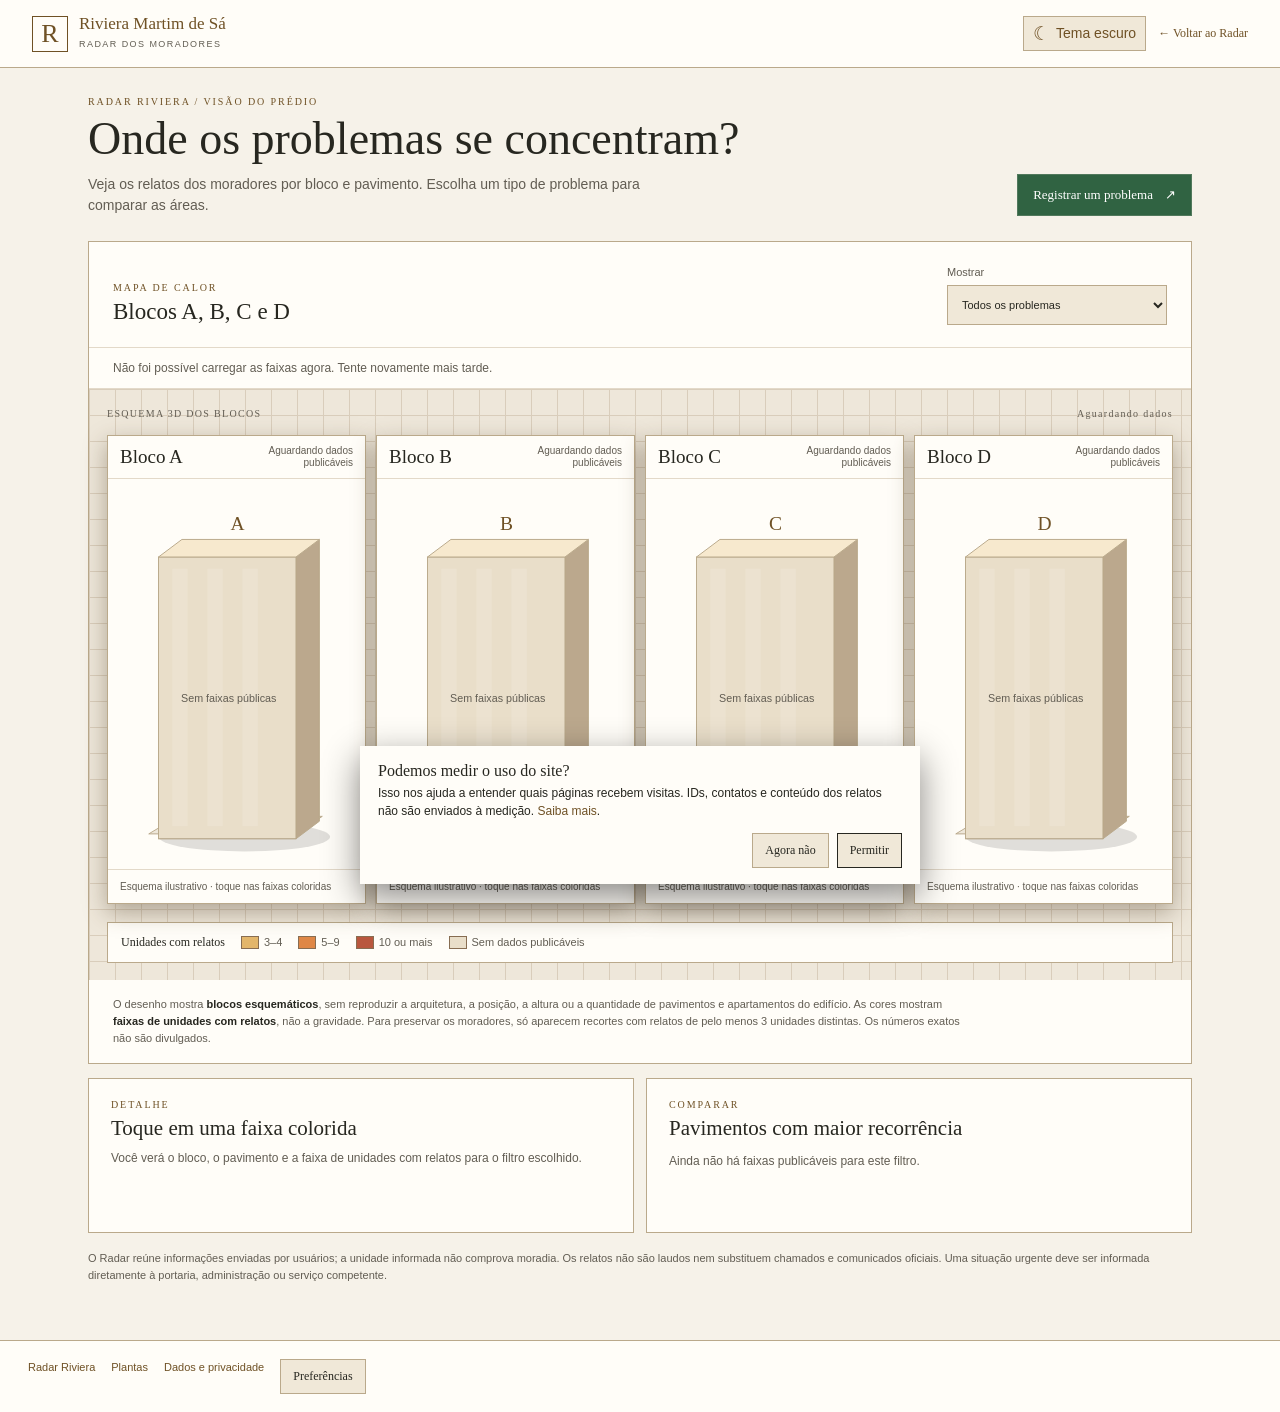
<file: predio.html>
<!doctype html>
<html lang="pt-BR" data-theme="light">
<head>
  <meta charset="utf-8">
  <meta name="viewport" content="width=device-width, initial-scale=1">
  <meta name="theme-color" content="#f6f2e9" id="browser-theme-color">
  <meta name="description" content="Veja onde os relatos dos moradores do Riviera Martim de Sá se concentram, por bloco, pavimento e tipo de problema.">
  <title>Mapa do prédio · Radar Riviera</title>
  <link rel="icon" type="image/svg+xml" href="favicon.svg">
  <script>
    const heatmapEmbedded = new URLSearchParams(location.search).get("embed") === "1";
    if (heatmapEmbedded) document.documentElement.classList.add("is-embedded");
    try{if(localStorage.getItem("riviera-theme")==="dark"){document.documentElement.dataset.theme="dark";document.getElementById("browser-theme-color").content="#0b0b0a"}}catch{}
    // The Radar page already measures its own visit. Do not count the embedded map twice.
    if (!heatmapEmbedded) document.addEventListener("DOMContentLoaded", () => {
      const script = document.createElement("script");
      script.src = "analytics.js?v=1";
      document.head.append(script);
    });
  </script>
  <link rel="stylesheet" href="predio.css?v=3">
  <link rel="stylesheet" href="analytics.css?v=1">
  <script src="radar-config.js?v=20261102" defer></script>
  <script src="predio.js?v=4" defer></script>
</head>
<body>
  <a class="skip-link" href="#conteudo">Ir para o mapa</a>
  <header class="topbar">
    <a class="identity" href="./" aria-label="Riviera Plantas, página inicial"><span class="identity-mark" aria-hidden="true">R</span><span><strong>Riviera Martim de Sá</strong><small>RADAR DOS MORADORES</small></span></a>
    <div class="header-actions">
      <button id="theme-toggle" class="theme-toggle" type="button" aria-label="Ativar tema escuro" aria-pressed="false"><span class="theme-icon" aria-hidden="true">☾</span><span class="theme-label">Tema escuro</span></button>
      <a class="back-link" href="radar.html">← Voltar ao Radar</a>
    </div>
  </header>
  <main id="conteudo">
    <section class="intro" aria-labelledby="map-title">
      <div>
        <span class="eyebrow">RADAR RIVIERA / VISÃO DO PRÉDIO</span>
        <h1 id="map-title">Onde os problemas se concentram?</h1>
        <p>Veja os relatos dos moradores por bloco e pavimento. Escolha um tipo de problema para comparar as áreas.</p>
      </div>
      <a class="report-link" href="registrar-problema.html">Registrar um problema <span aria-hidden="true">↗</span></a>
    </section>

    <section class="map-shell" aria-labelledby="heatmap-heading">
      <div class="section-top">
        <div>
          <span class="eyebrow">MAPA DE CALOR</span>
          <h2 id="heatmap-heading">Blocos A, B, C e D</h2>
        </div>
        <label class="filter-label" for="problem-filter">Mostrar
          <select id="problem-filter"><option value="all">Todos os problemas</option></select>
        </label>
        <a class="embed-open" href="predio.html" target="_top">Abrir mapa completo <span aria-hidden="true">↗</span></a>
      </div>

      <p id="map-status" class="map-status" role="status" aria-live="polite">Carregando os dados do Radar…</p>
      <div class="map-board">
        <div class="scene-heading"><span>ESQUEMA 3D DOS BLOCOS</span><span id="last-updated">Aguardando dados</span></div>
        <nav class="tower-jump" aria-label="Ir para um bloco">
          <button type="button" data-jump="A">A</button><button type="button" data-jump="B">B</button><button type="button" data-jump="C">C</button><button type="button" data-jump="D">D</button>
        </nav>
        <div id="tower-grid" class="tower-grid" aria-label="Mapa de calor dos blocos"></div>
        <div class="legend" aria-label="Legenda do mapa de calor"><strong>Unidades com relatos</strong><span><i class="swatch low"></i>3–4</span><span><i class="swatch medium"></i>5–9</span><span><i class="swatch high"></i>10 ou mais</span><span><i class="swatch neutral"></i>Sem dados publicáveis</span></div>
      </div>
      <p class="map-note">O desenho mostra <strong>blocos esquemáticos</strong>, sem reproduzir a arquitetura, a posição, a altura ou a quantidade de pavimentos e apartamentos do edifício. As cores mostram <strong>faixas de unidades com relatos</strong>, não a gravidade. Para preservar os moradores, só aparecem recortes com relatos de pelo menos 3 unidades distintas. Os números exatos não são divulgados.</p>
      <p class="embed-note">Blocos ilustrativos. As cores indicam a recorrência, não a urgência. Só mostramos faixas com relatos de pelo menos 3 unidades distintas, sem divulgar números exatos.</p>
    </section>

    <section class="map-details" aria-labelledby="details-title">
      <div class="selected-panel" id="selected-panel"><span class="eyebrow">DETALHE</span><h2 id="details-title">Toque em uma faixa colorida</h2><p id="selected-description">Você verá o bloco, o pavimento e a faixa de unidades com relatos para o filtro escolhido.</p></div>
      <div class="ranking-panel"><span class="eyebrow">COMPARAR</span><h2>Pavimentos com maior recorrência</h2><ol id="hotspots-list"><li>Os dados aparecerão quando houver relatos suficientes.</li></ol></div>
    </section>
    <p class="independence-note">O Radar reúne informações enviadas por usuários; a unidade informada não comprova moradia. Os relatos não são laudos nem substituem chamados e comunicados oficiais. Uma situação urgente deve ser informada diretamente à portaria, administração ou serviço competente.</p>
  </main>
  <footer><a href="radar.html">Radar Riviera</a><a href="./">Plantas</a><a href="privacidade.html">Dados e privacidade</a><button id="analytics-preferences" class="analytics-preferences" type="button" hidden>Preferências</button></footer>
  <section id="analytics-consent" class="analytics-consent" aria-label="Privacidade das visitas" hidden><p><strong>Podemos medir o uso do site?</strong> Isso nos ajuda a entender quais páginas recebem visitas. IDs, contatos e conteúdo dos relatos não são enviados à medição. <a href="privacidade.html">Saiba mais</a>.</p><div><button id="analytics-reject" type="button">Agora não</button><button id="analytics-accept" type="button">Permitir</button></div></section>
</body>
</html>
</file>
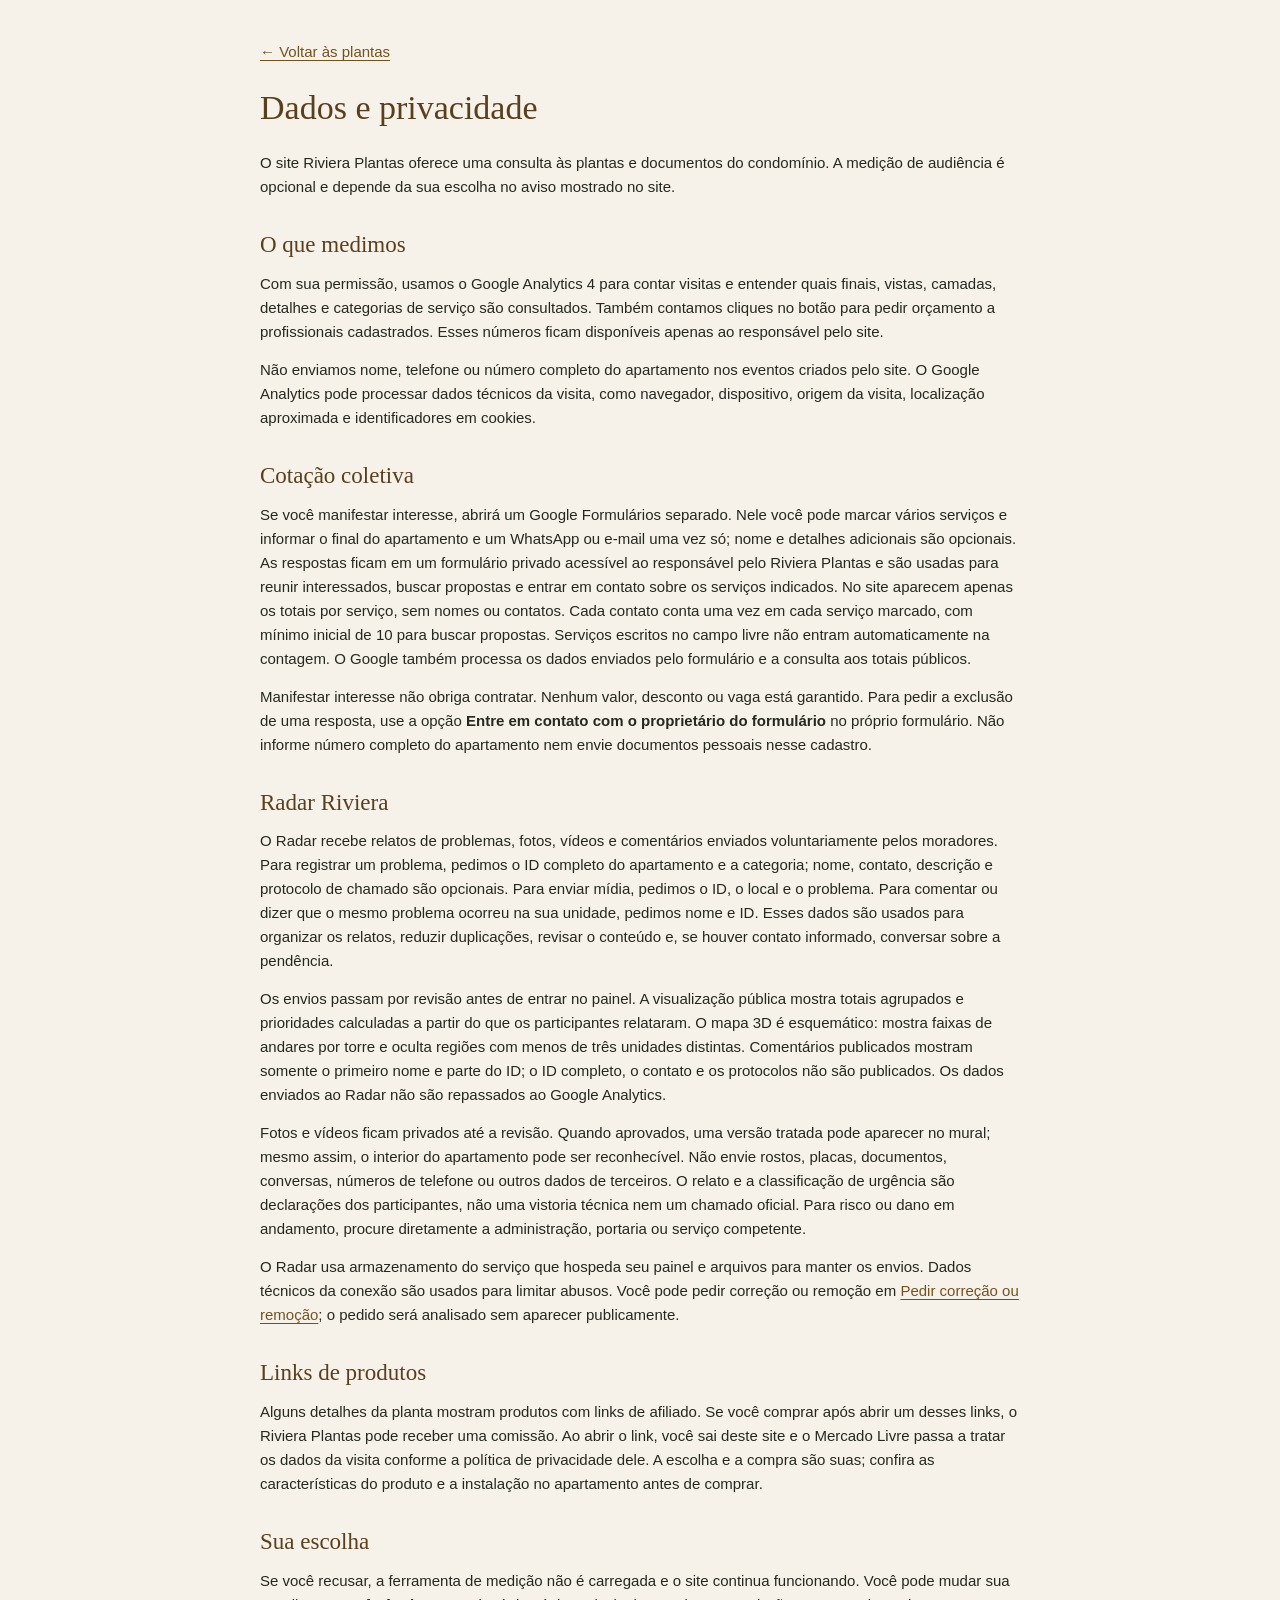
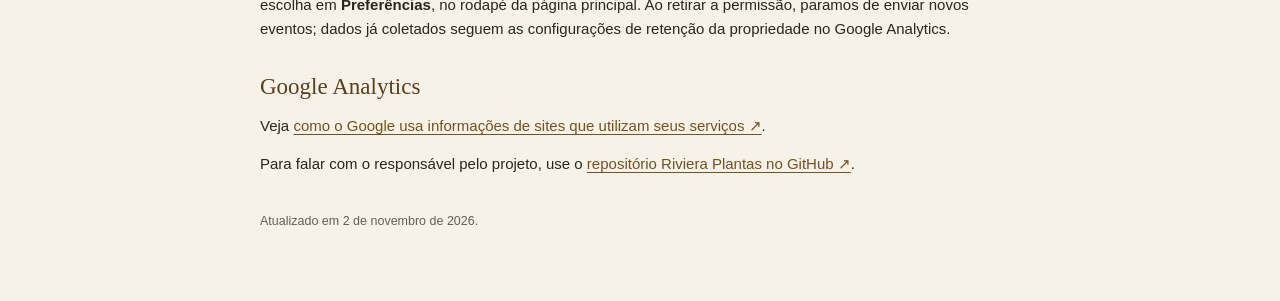
<file: privacidade.html>
<!doctype html>
<html lang="pt-BR">
<head>
  <meta charset="utf-8">
  <meta name="viewport" content="width=device-width, initial-scale=1">
  <title>Dados e privacidade · Riviera Plantas</title>
  <link rel="stylesheet" href="analytics.css?v=1">
</head>
<body class="privacy-page">
  <main>
    <a href="./">← Voltar às plantas</a>
    <h1>Dados e privacidade</h1>
    <p>O site Riviera Plantas oferece uma consulta às plantas e documentos do condomínio. A medição de audiência é opcional e depende da sua escolha no aviso mostrado no site.</p>
    <h2>O que medimos</h2>
    <p>Com sua permissão, usamos o Google Analytics 4 para contar visitas e entender quais finais, vistas, camadas, detalhes e categorias de serviço são consultados. Também contamos cliques no botão para pedir orçamento a profissionais cadastrados. Esses números ficam disponíveis apenas ao responsável pelo site.</p>
    <p>Não enviamos nome, telefone ou número completo do apartamento nos eventos criados pelo site. O Google Analytics pode processar dados técnicos da visita, como navegador, dispositivo, origem da visita, localização aproximada e identificadores em cookies.</p>
    <h2 id="cotacao-coletiva">Cotação coletiva</h2>
    <p>Se você manifestar interesse, abrirá um Google Formulários separado. Nele você pode marcar vários serviços e informar o final do apartamento e um WhatsApp ou e-mail uma vez só; nome e detalhes adicionais são opcionais. As respostas ficam em um formulário privado acessível ao responsável pelo Riviera Plantas e são usadas para reunir interessados, buscar propostas e entrar em contato sobre os serviços indicados. No site aparecem apenas os totais por serviço, sem nomes ou contatos. Cada contato conta uma vez em cada serviço marcado, com mínimo inicial de 10 para buscar propostas. Serviços escritos no campo livre não entram automaticamente na contagem. O Google também processa os dados enviados pelo formulário e a consulta aos totais públicos.</p>
    <p>Manifestar interesse não obriga contratar. Nenhum valor, desconto ou vaga está garantido. Para pedir a exclusão de uma resposta, use a opção <strong>Entre em contato com o proprietário do formulário</strong> no próprio formulário. Não informe número completo do apartamento nem envie documentos pessoais nesse cadastro.</p>
    <h2 id="radar-riviera">Radar Riviera</h2>
    <p>O Radar recebe relatos de problemas, fotos, vídeos e comentários enviados voluntariamente pelos moradores. Para registrar um problema, pedimos o ID completo do apartamento e a categoria; nome, contato, descrição e protocolo de chamado são opcionais. Para enviar mídia, pedimos o ID, o local e o problema. Para comentar ou dizer que o mesmo problema ocorreu na sua unidade, pedimos nome e ID. Esses dados são usados para organizar os relatos, reduzir duplicações, revisar o conteúdo e, se houver contato informado, conversar sobre a pendência.</p>
    <p>Os envios passam por revisão antes de entrar no painel. A visualização pública mostra totais agrupados e prioridades calculadas a partir do que os participantes relataram. O mapa 3D é esquemático: mostra faixas de andares por torre e oculta regiões com menos de três unidades distintas. Comentários publicados mostram somente o primeiro nome e parte do ID; o ID completo, o contato e os protocolos não são publicados. Os dados enviados ao Radar não são repassados ao Google Analytics.</p>
    <p>Fotos e vídeos ficam privados até a revisão. Quando aprovados, uma versão tratada pode aparecer no mural; mesmo assim, o interior do apartamento pode ser reconhecível. Não envie rostos, placas, documentos, conversas, números de telefone ou outros dados de terceiros. O relato e a classificação de urgência são declarações dos participantes, não uma vistoria técnica nem um chamado oficial. Para risco ou dano em andamento, procure diretamente a administração, portaria ou serviço competente.</p>
    <p>O Radar usa armazenamento do serviço que hospeda seu painel e arquivos para manter os envios. Dados técnicos da conexão são usados para limitar abusos. Você pode pedir correção ou remoção em <a href="radar.html#privacidade-radar">Pedir correção ou remoção</a>; o pedido será analisado sem aparecer publicamente.</p>
    <h2>Links de produtos</h2>
    <p>Alguns detalhes da planta mostram produtos com links de afiliado. Se você comprar após abrir um desses links, o Riviera Plantas pode receber uma comissão. Ao abrir o link, você sai deste site e o Mercado Livre passa a tratar os dados da visita conforme a política de privacidade dele. A escolha e a compra são suas; confira as características do produto e a instalação no apartamento antes de comprar.</p>
    <h2>Sua escolha</h2>
    <p>Se você recusar, a ferramenta de medição não é carregada e o site continua funcionando. Você pode mudar sua escolha em <strong>Preferências</strong>, no rodapé da página principal. Ao retirar a permissão, paramos de enviar novos eventos; dados já coletados seguem as configurações de retenção da propriedade no Google Analytics.</p>
    <h2>Google Analytics</h2>
    <p>Veja <a href="https://policies.google.com/technologies/partner-sites?hl=pt-BR" target="_blank" rel="noopener">como o Google usa informações de sites que utilizam seus serviços ↗</a>.</p>
    <p>Para falar com o responsável pelo projeto, use o <a href="https://github.com/triinkaz/riviera-plantas" target="_blank" rel="noopener">repositório Riviera Plantas no GitHub ↗</a>.</p>
    <small>Atualizado em 2 de novembro de 2026.</small>
  </main>
</body>
</html>
</file>
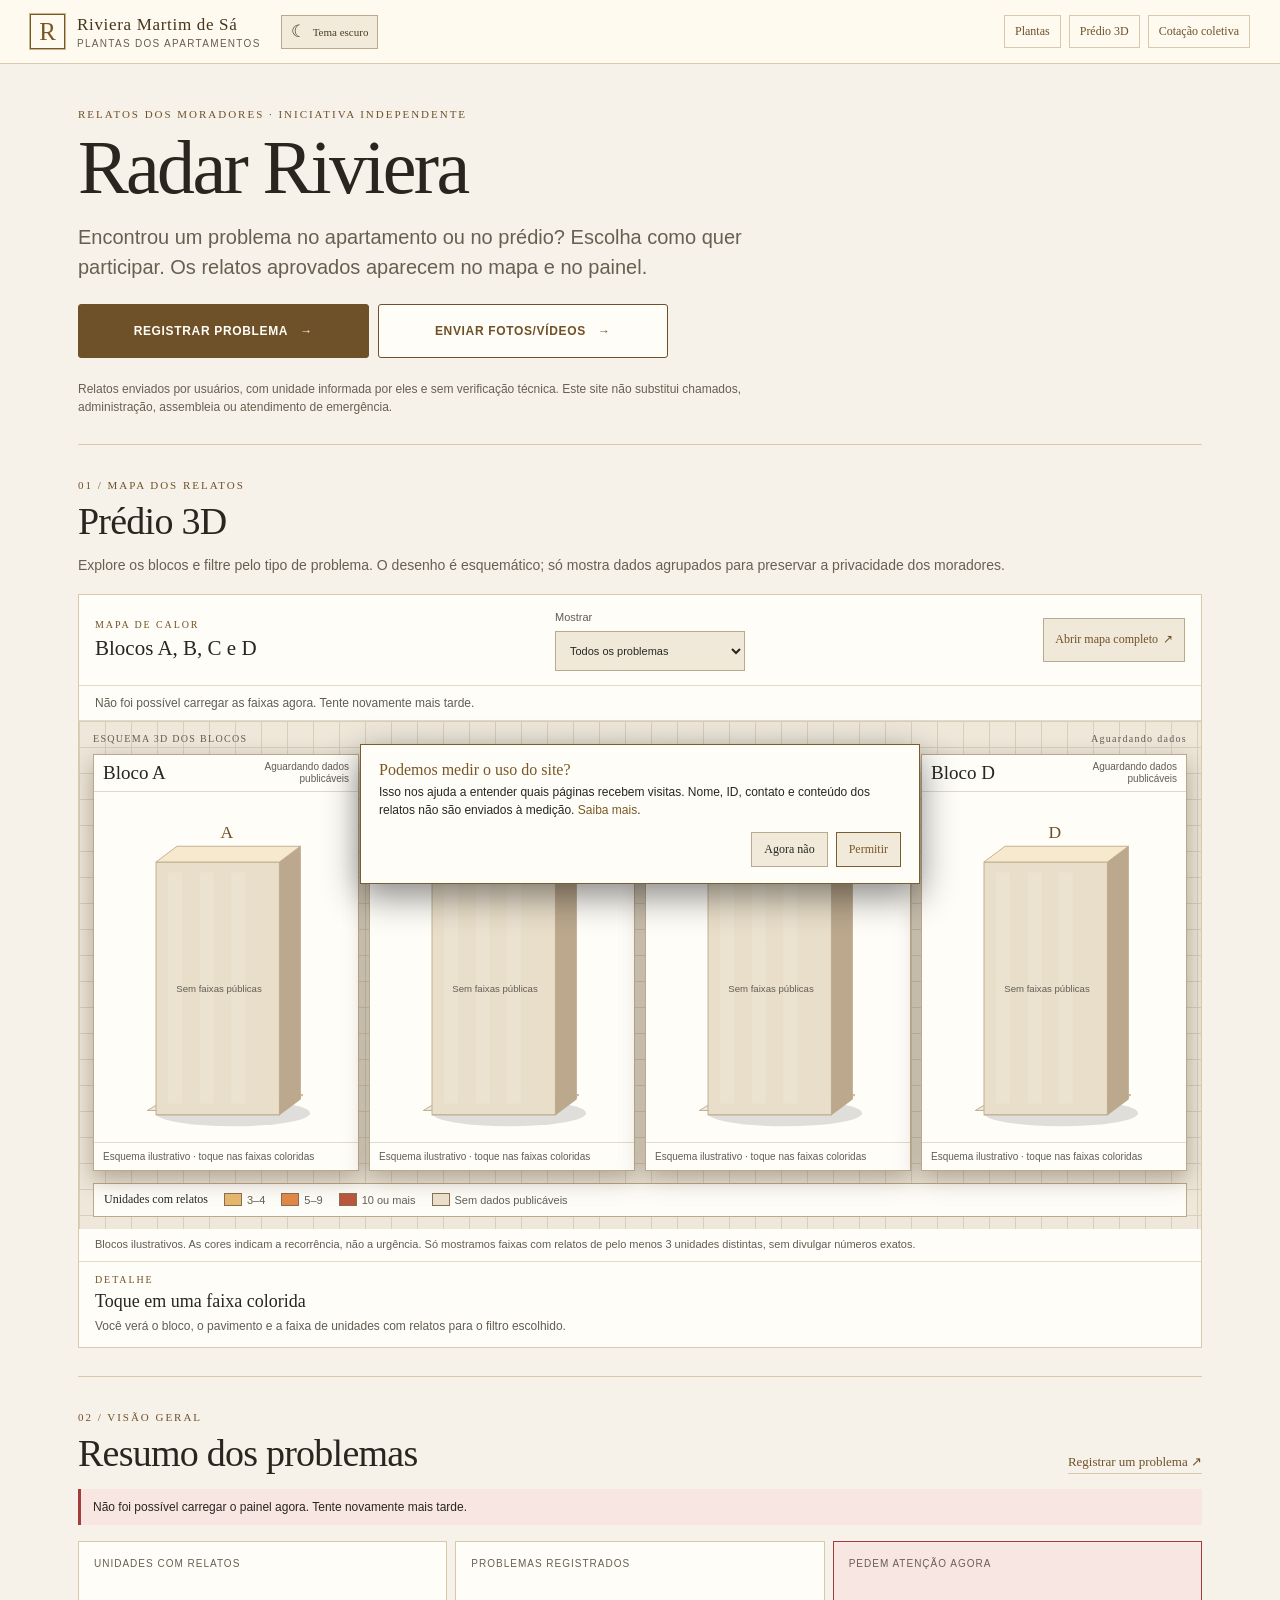
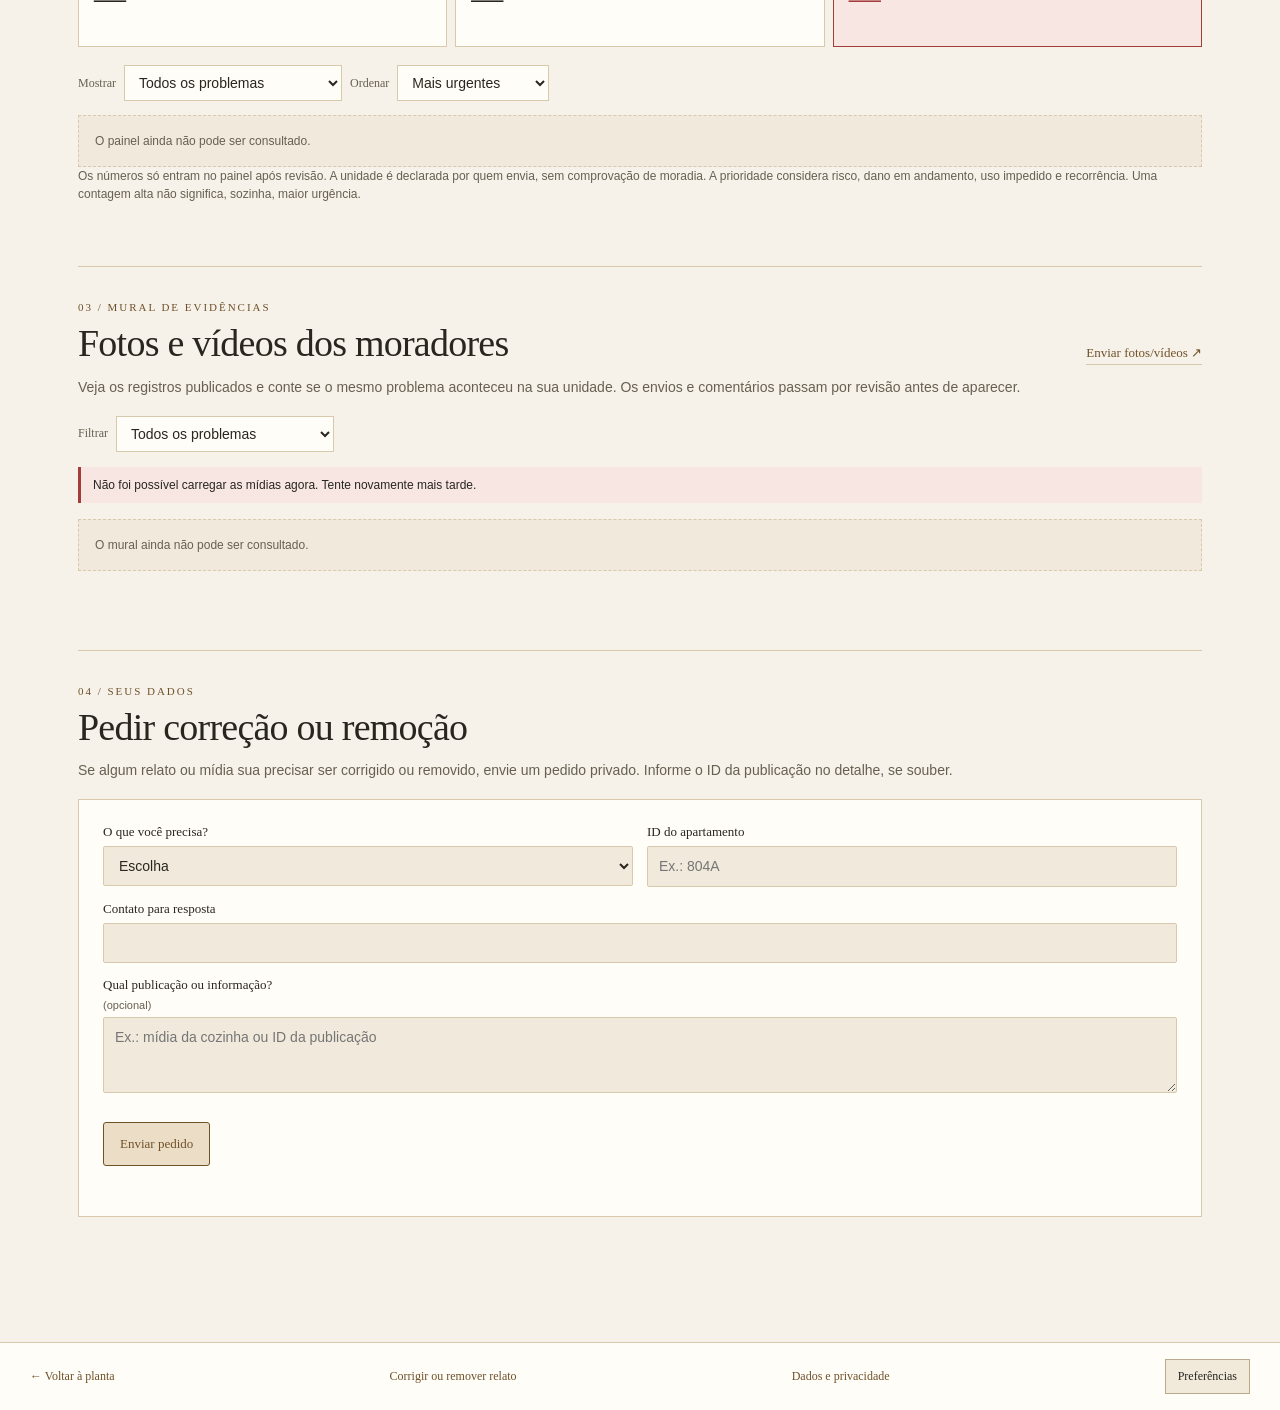
<file: radar.html>
<!doctype html>
<html lang="pt-BR" data-theme="light">
<head>
  <meta charset="utf-8">
  <meta name="viewport" content="width=device-width, initial-scale=1">
  <meta id="browser-theme-color" name="theme-color" content="#f6f2e9">
  <meta name="description" content="Registre problemas da entrega, consulte relatos agrupados e ajude a organizar a pauta do Riviera Martim de Sá.">
  <title>Radar Riviera · Riviera Plantas</title>
  <link rel="icon" type="image/svg+xml" href="favicon.svg">
  <script>try{if(localStorage.getItem("riviera-theme")==="dark"){document.documentElement.dataset.theme="dark";document.getElementById("browser-theme-color").content="#0b0b0a"}}catch{}</script>
  <link rel="stylesheet" href="styles.css?v=identity-link-1">
  <link rel="stylesheet" href="analytics.css?v=1">
  <link rel="stylesheet" href="radar.css?v=2">
  <script src="radar-config.js?v=20261102" defer></script>
  <script src="analytics.js?v=1" defer></script>
  <script src="radar.js?v=3" defer></script>
</head>
<body class="radar-page">
  <a class="skip-link" href="#conteudo">Ir para o Radar</a>
  <header class="topbar radar-topbar">
    <a class="identity" href="./" aria-label="Riviera Martim de Sá, voltar ao início"><span class="identity-mark" aria-hidden="true">R</span><span><strong>Riviera Martim de Sá</strong><small>Plantas dos apartamentos</small></span></a>
    <button id="theme-toggle" class="theme-toggle" type="button" aria-label="Ativar tema escuro" aria-pressed="false"><span class="theme-icon" aria-hidden="true">☾</span><span class="theme-label">Tema escuro</span></button>
    <nav class="radar-toplinks" aria-label="Outras páginas"><a href="./">Plantas</a><a href="predio.html">Prédio 3D</a><a href="cotacao-coletiva.html">Cotação coletiva</a></nav>
  </header>

  <main id="conteudo" class="radar-main">
    <section class="radar-hero" aria-labelledby="radar-title">
      <span class="section-kicker">RELATOS DOS MORADORES · INICIATIVA INDEPENDENTE</span>
      <h1 id="radar-title">Radar Riviera</h1>
      <p>Encontrou um problema no apartamento ou no prédio? Escolha como quer participar. Os relatos aprovados aparecem no mapa e no painel.</p>
      <div class="radar-hero-actions"><a class="radar-button radar-button--primary" href="registrar-problema.html">REGISTRAR PROBLEMA <span aria-hidden="true">→</span></a><a class="radar-button radar-button--media" href="enviar-midia.html">ENVIAR FOTOS/VÍDEOS <span aria-hidden="true">→</span></a></div>
      <p id="radar-availability" class="radar-status" role="status" hidden></p>
      <p class="radar-disclaimer">Relatos enviados por usuários, com unidade informada por eles e sem verificação técnica. Este site não substitui chamados, administração, assembleia ou atendimento de emergência.</p>
    </section>

    <section id="mapa" class="radar-section radar-map-section" aria-labelledby="mapa-title">
      <div class="radar-section-title"><div><span class="section-kicker">01 / MAPA DOS RELATOS</span><h2 id="mapa-title">Prédio 3D</h2></div></div>
      <p>Explore os blocos e filtre pelo tipo de problema. O desenho é esquemático; só mostra dados agrupados para preservar a privacidade dos moradores.</p>
      <iframe id="radar-map-frame" class="radar-map-frame" title="Mapa 3D esquemático dos problemas relatados nos blocos" src="predio.html?embed=1" loading="eager"></iframe>
    </section>

    <section id="painel" class="radar-section" aria-labelledby="painel-title">
      <div class="radar-section-title"><div><span class="section-kicker">02 / VISÃO GERAL</span><h2 id="painel-title">Resumo dos problemas</h2></div><a href="registrar-problema.html" class="radar-inline-link">Registrar um problema ↗</a></div>
      <p id="radar-summary-status" class="radar-status" role="status">Carregando relatos…</p>
      <div class="radar-stats" aria-label="Resumo dos relatos">
        <div><small>UNIDADES COM RELATOS</small><strong id="stat-units">—</strong></div>
        <div><small>PROBLEMAS REGISTRADOS</small><strong id="stat-reports">—</strong></div>
        <div class="radar-stat-urgent"><small>PEDEM ATENÇÃO AGORA</small><strong id="stat-urgent">—</strong></div>
      </div>
      <div class="radar-filters"><label for="summary-filter">Mostrar</label><select id="summary-filter"><option value="all">Todos os problemas</option></select><label for="summary-order">Ordenar</label><select id="summary-order"><option value="priority">Mais urgentes</option><option value="count">Mais relatados</option></select></div>
      <div id="radar-issue-list" class="radar-issue-list" aria-live="polite"><p class="radar-empty">Aguardando os primeiros relatos.</p></div>
      <p class="radar-footnote">Os números só entram no painel após revisão. A unidade é declarada por quem envia, sem comprovação de moradia. A prioridade considera risco, dano em andamento, uso impedido e recorrência. Uma contagem alta não significa, sozinha, maior urgência.</p>
      <div class="radar-updated" id="radar-updated"></div>
    </section>

    <section id="midias" class="radar-section" aria-labelledby="midias-title">
      <div class="radar-section-title"><div><span class="section-kicker">03 / MURAL DE EVIDÊNCIAS</span><h2 id="midias-title">Fotos e vídeos dos moradores</h2></div><a href="enviar-midia.html" class="radar-inline-link">Enviar fotos/vídeos ↗</a></div>
      <p>Veja os registros publicados e conte se o mesmo problema aconteceu na sua unidade. Os envios e comentários passam por revisão antes de aparecer.</p>
      <div class="radar-filters"><label for="media-filter">Filtrar</label><select id="media-filter"><option value="all">Todos os problemas</option></select></div>
      <p id="radar-media-status" class="radar-status" role="status">Carregando mídias…</p>
      <div id="radar-media-list" class="radar-media-list" aria-live="polite"><p class="radar-empty">Nenhuma mídia publicada ainda.</p></div>
    </section>
    <section id="privacidade-radar" class="radar-section radar-privacy-section" aria-labelledby="privacy-title">
      <div class="radar-section-title"><div><span class="section-kicker">04 / SEUS DADOS</span><h2 id="privacy-title">Pedir correção ou remoção</h2></div></div>
      <p>Se algum relato ou mídia sua precisar ser corrigido ou removido, envie um pedido privado. Informe o ID da publicação no detalhe, se souber.</p>
      <form id="radar-privacy-form" class="radar-form-card" novalidate>
        <label class="radar-hp" aria-hidden="true">Deixe vazio<input id="privacy-website" name="website" type="text" tabindex="-1" autocomplete="off"></label>
        <div class="radar-form-grid"><label>O que você precisa?<select id="privacy-type" required><option value="">Escolha</option><option value="correcao">Corrigir</option><option value="remocao">Remover</option></select></label><label>ID do apartamento<input id="privacy-unit" type="text" inputmode="text" autocapitalize="characters" maxlength="6" placeholder="Ex.: 804A" required></label><label class="radar-wide">Contato para resposta<input id="privacy-contact" type="text" maxlength="160" autocomplete="off" required></label><label class="radar-wide">Qual publicação ou informação? <span>(opcional)</span><textarea id="privacy-detail" rows="3" maxlength="500" placeholder="Ex.: mídia da cozinha ou ID da publicação"></textarea></label></div>
        <div id="privacy-turnstile" class="radar-turnstile"></div><button id="submit-privacy" class="radar-button radar-button--secondary" type="submit">Enviar pedido</button><p id="privacy-feedback" class="radar-form-feedback" role="status"></p>
      </form>
    </section>
  </main>

  <dialog id="radar-interaction-dialog" class="radar-dialog" aria-labelledby="interaction-title"><form id="radar-interaction-form" novalidate><label class="radar-hp" aria-hidden="true">Deixe vazio<input id="interaction-website" name="website" type="text" tabindex="-1" autocomplete="off"></label><div class="radar-dialog-heading"><div><span class="section-kicker" id="interaction-kicker">PARTICIPAR</span><h2 id="interaction-title">Comentar</h2></div><button id="interaction-close" type="button" aria-label="Fechar">×</button></div><p id="interaction-context"></p><div class="radar-form-grid"><label>Seu nome<input id="interaction-name" type="text" autocomplete="name" maxlength="100" required></label><label>ID do apartamento<input id="interaction-unit" type="text" inputmode="text" autocapitalize="characters" maxlength="6" placeholder="Ex.: 804A" required></label><label id="interaction-text-wrap" class="radar-wide">Comentário<textarea id="interaction-text" rows="4" maxlength="500" required placeholder="Acrescente uma informação útil sobre este problema."></textarea></label></div><p class="radar-footnote">No site aparecem apenas seu primeiro nome e o ID parcial. Nome e ID completos ficam privados.</p><div id="interaction-turnstile" class="radar-turnstile"></div><div class="radar-dialog-actions"><button class="radar-button" type="button" id="interaction-cancel">Cancelar</button><button class="radar-button radar-button--primary" type="submit" id="interaction-submit">Enviar para revisão</button></div><p id="interaction-feedback" class="radar-form-feedback" role="status"></p></form></dialog>

  <footer class="radar-footer"><a href="./">← Voltar à planta</a><a href="#privacidade-radar">Corrigir ou remover relato</a><a href="privacidade.html">Dados e privacidade</a><button id="analytics-preferences" class="analytics-preferences" type="button" hidden>Preferências</button></footer>
  <section id="analytics-consent" class="analytics-consent" aria-label="Privacidade das visitas" hidden><p><strong>Podemos medir o uso do site?</strong> Isso nos ajuda a entender quais páginas recebem visitas. Nome, ID, contato e conteúdo dos relatos não são enviados à medição. <a href="privacidade.html">Saiba mais</a>.</p><div><button id="analytics-reject" type="button">Agora não</button><button id="analytics-accept" type="button">Permitir</button></div></section>
</body>
</html>
</file>
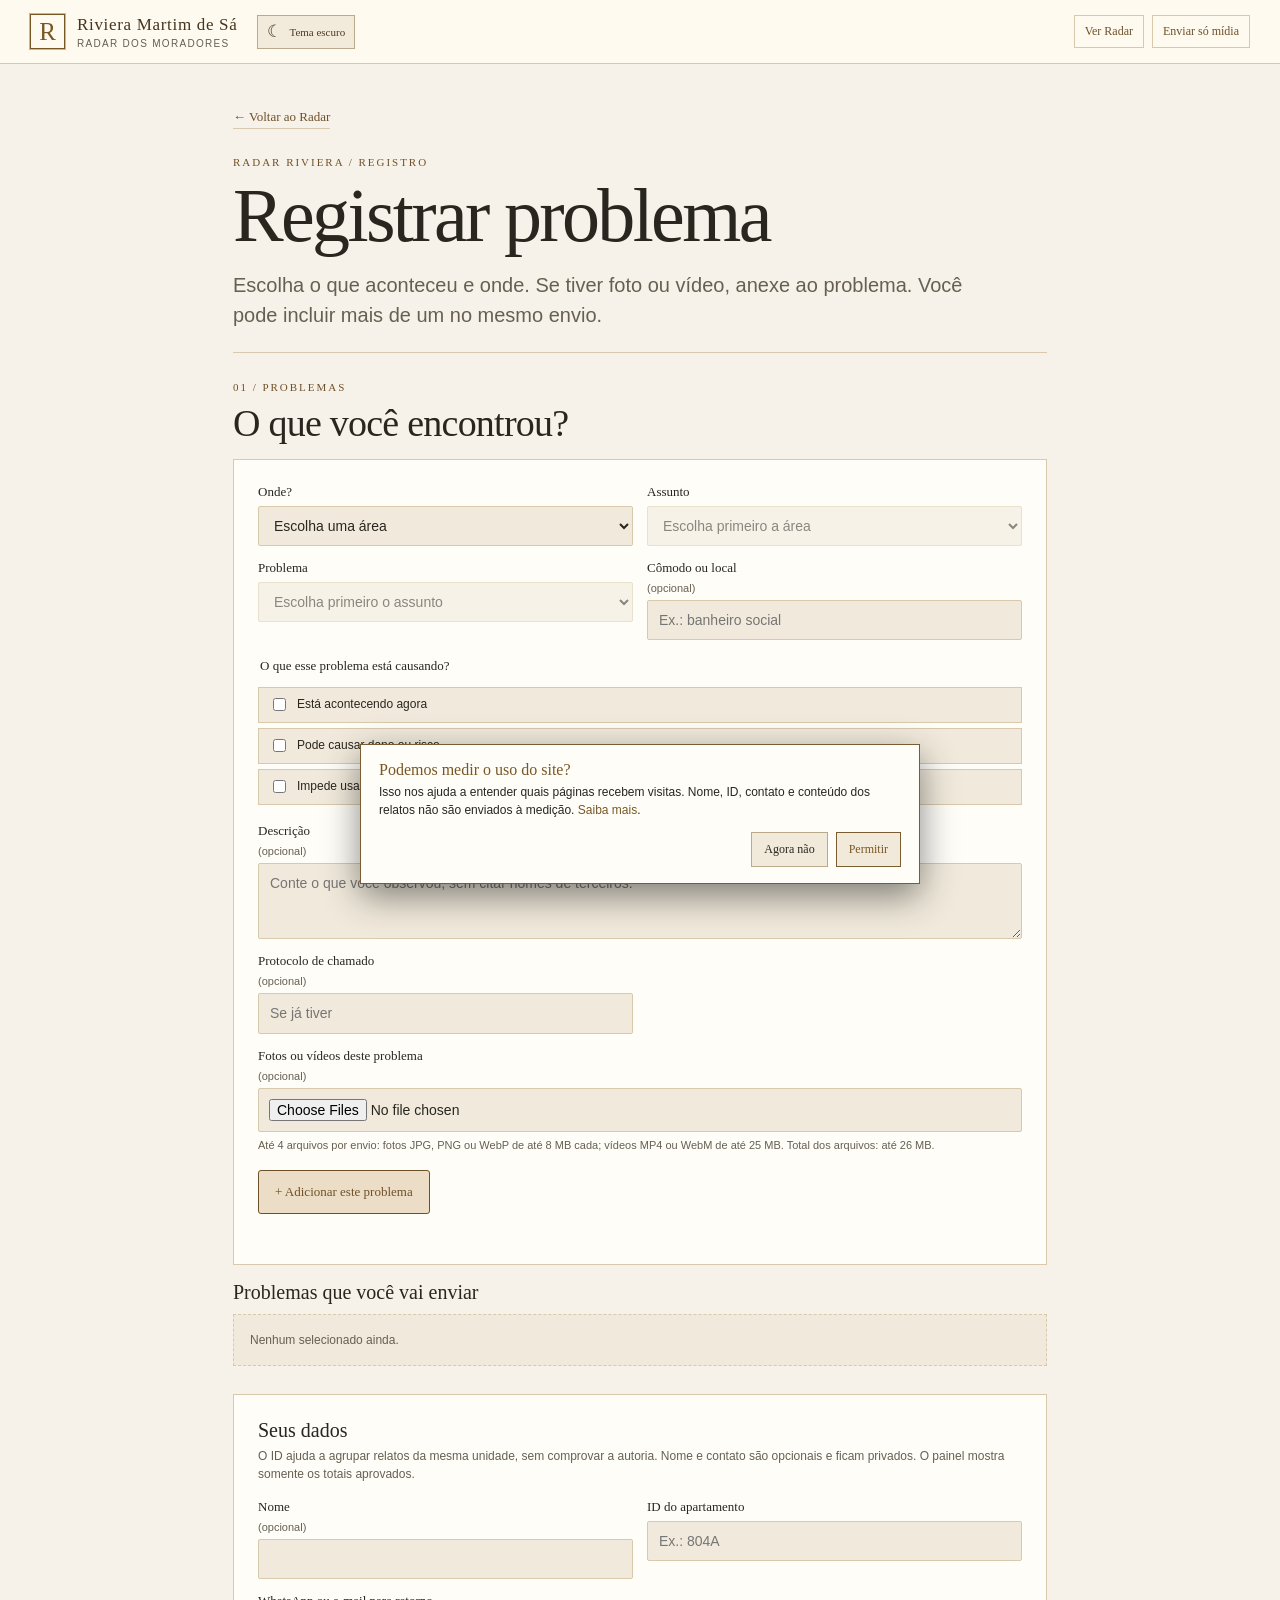
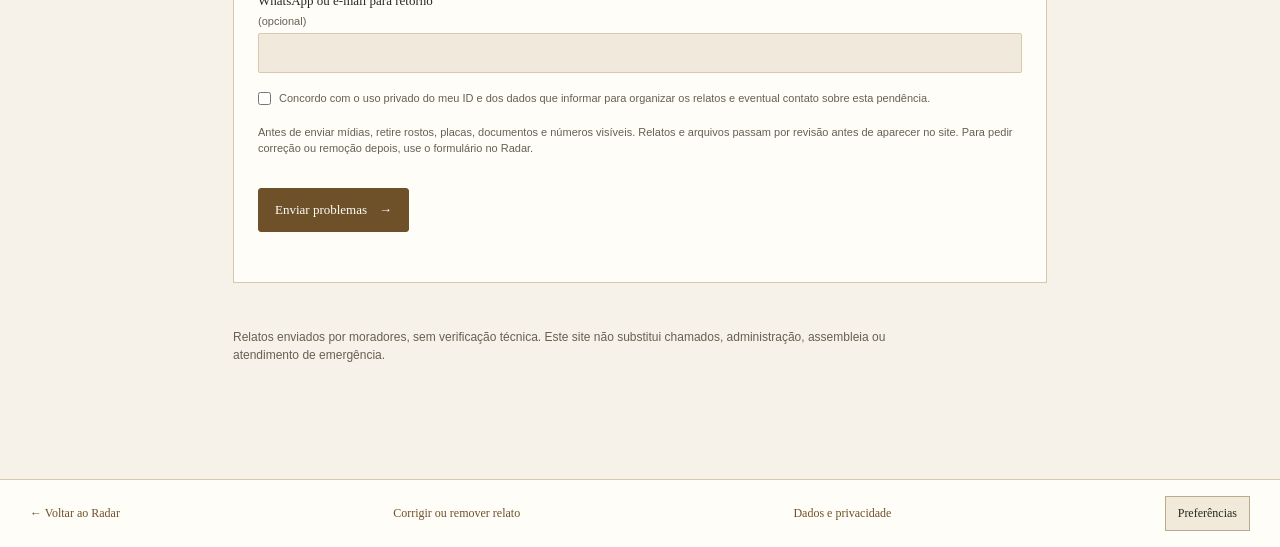
<file: registrar-problema.html>
<!doctype html>
<html lang="pt-BR" data-theme="light">
<head>
  <meta charset="utf-8">
  <meta name="viewport" content="width=device-width, initial-scale=1">
  <meta id="browser-theme-color" name="theme-color" content="#f6f2e9">
  <meta name="description" content="Registre problemas do apartamento ou do prédio no Radar Riviera e anexe fotos ou vídeos para o mural.">
  <title>Registrar problema · Radar Riviera</title>
  <link rel="icon" type="image/svg+xml" href="favicon.svg">
  <script>try{if(localStorage.getItem("riviera-theme")==="dark"){document.documentElement.dataset.theme="dark";document.getElementById("browser-theme-color").content="#0b0b0a"}}catch{}</script>
  <link rel="stylesheet" href="styles.css?v=identity-link-1">
  <link rel="stylesheet" href="analytics.css?v=1">
  <link rel="stylesheet" href="radar.css?v=2">
  <link rel="stylesheet" href="radar-forms.css?v=2">
  <script src="radar-config.js?v=20261102" defer></script>
  <script src="analytics.js?v=1" defer></script>
  <script src="radar-forms.js?v=2" defer></script>
</head>
<body class="radar-page radar-form-page" data-form-page="report">
  <a class="skip-link" href="#conteudo">Ir para o formulário</a>
  <header class="topbar radar-topbar">
    <a class="identity" href="./" aria-label="Riviera Martim de Sá, voltar ao início"><span class="identity-mark" aria-hidden="true">R</span><span><strong>Riviera Martim de Sá</strong><small>Radar dos moradores</small></span></a>
    <button id="theme-toggle" class="theme-toggle" type="button" aria-label="Ativar tema escuro" aria-pressed="false"><span class="theme-icon" aria-hidden="true">☾</span><span class="theme-label">Tema escuro</span></button>
    <nav class="radar-toplinks" aria-label="Outras páginas"><a href="radar.html">Ver Radar</a><a href="enviar-midia.html">Enviar só mídia</a></nav>
  </header>
  <main id="conteudo" class="radar-main">
    <section class="radar-hero radar-form-hero" aria-labelledby="page-title">
      <a class="radar-back" href="radar.html">← Voltar ao Radar</a>
      <span class="section-kicker">RADAR RIVIERA / REGISTRO</span>
      <h1 id="page-title">Registrar problema</h1>
      <p>Escolha o que aconteceu e onde. Se tiver foto ou vídeo, anexe ao problema. Você pode incluir mais de um no mesmo envio.</p>
      <p id="radar-availability" class="radar-status" role="status" hidden></p>
    </section>
    <section class="radar-section radar-form-section" aria-labelledby="form-title">
      <div class="radar-section-title"><div><span class="section-kicker">01 / PROBLEMAS</span><h2 id="form-title">O que você encontrou?</h2></div></div>
      <form id="radar-report-form" novalidate>
        <label class="radar-hp" aria-hidden="true">Deixe vazio<input id="report-website" name="website" type="text" tabindex="-1" autocomplete="off"></label>
        <div class="radar-form-card">
          <div class="radar-form-grid">
            <label>Onde?<select id="report-category" required><option value="">Escolha uma área</option></select></label>
            <label>Assunto<select id="report-topic" disabled required><option value="">Escolha primeiro a área</option></select></label>
            <label>Problema<select id="report-detail" disabled required><option value="">Escolha primeiro o assunto</option></select></label>
            <label>Cômodo ou local <span>(opcional)</span><input id="report-room" type="text" maxlength="80" autocomplete="off" placeholder="Ex.: banheiro social"></label>
          </div>
          <fieldset class="radar-impact"><legend>O que esse problema está causando?</legend><label><input id="report-active" type="checkbox"> Está acontecendo agora</label><label><input id="report-risk" type="checkbox"> Pode causar dano ou risco</label><label><input id="report-blocks" type="checkbox"> Impede usar o ambiente ou continuar a obra</label></fieldset>
          <p class="radar-emergency" id="radar-emergency" hidden>Se houver risco ou dano em andamento, procure também a portaria, a administração ou o serviço competente agora. O Radar não acompanha emergências em tempo real.</p>
          <div class="radar-form-grid">
            <label class="radar-wide">Descrição <span>(opcional)</span><textarea id="report-description" rows="3" maxlength="700" placeholder="Conte o que você observou, sem citar nomes de terceiros."></textarea></label>
            <label>Protocolo de chamado <span>(opcional)</span><input id="report-protocol" type="text" maxlength="80" autocomplete="off" placeholder="Se já tiver"></label>
            <label class="radar-wide">Fotos ou vídeos deste problema <span>(opcional)</span><input id="report-files" type="file" multiple accept="image/jpeg,image/png,image/webp,video/mp4,video/webm"><small>Até 4 arquivos por envio: fotos JPG, PNG ou WebP de até 8 MB cada; vídeos MP4 ou WebM de até 25 MB. Total dos arquivos: até 26 MB.</small></label>
          </div>
          <button id="add-issue" class="radar-button radar-button--secondary" type="button">+ Adicionar este problema</button>
          <p id="add-issue-feedback" class="radar-form-feedback" role="status"></p>
        </div>
        <div class="radar-selected"><h3>Problemas que você vai enviar</h3><ul id="selected-issues"><li class="radar-empty">Nenhum selecionado ainda.</li></ul></div>
        <div class="radar-form-card radar-personal">
          <h3>Seus dados</h3>
          <p>O ID ajuda a agrupar relatos da mesma unidade, sem comprovar a autoria. Nome e contato são opcionais e ficam privados. O painel mostra somente os totais aprovados.</p>
          <div class="radar-form-grid"><label>Nome <span>(opcional)</span><input id="report-name" type="text" autocomplete="name" maxlength="100"></label><label>ID do apartamento<input id="report-unit" type="text" inputmode="text" autocapitalize="characters" maxlength="6" placeholder="Ex.: 804A" required></label><label class="radar-wide">WhatsApp ou e-mail para retorno <span>(opcional)</span><input id="report-contact" type="text" autocomplete="off" maxlength="160"></label></div>
          <label class="radar-consent"><input id="report-consent" type="checkbox" required> Concordo com o uso privado do meu ID e dos dados que informar para organizar os relatos e eventual contato sobre esta pendência.</label>
          <label id="media-consent-wrap" class="radar-consent" hidden><input id="report-media-consent" type="checkbox"> Sou responsável pelos arquivos anexados e autorizo a publicação da versão revisada no mural, com meu ID parcialmente oculto. Sei que fotos e vídeos podem revelar detalhes da minha unidade.</label>
          <p class="radar-private-note">Antes de enviar mídias, retire rostos, placas, documentos e números visíveis. Relatos e arquivos passam por revisão antes de aparecer no site. Para pedir correção ou remoção depois, use o formulário no Radar.</p>
          <div id="report-turnstile" class="radar-turnstile"></div>
          <button id="submit-report" class="radar-button radar-button--primary" type="submit">Enviar problemas <span aria-hidden="true">→</span></button>
          <p id="report-feedback" class="radar-form-feedback" role="status" aria-live="polite"></p>
        </div>
      </form>
    </section>
    <p class="radar-disclaimer">Relatos enviados por moradores, sem verificação técnica. Este site não substitui chamados, administração, assembleia ou atendimento de emergência.</p>
  </main>
  <footer class="radar-footer"><a href="radar.html">← Voltar ao Radar</a><a href="radar.html#privacidade-radar">Corrigir ou remover relato</a><a href="privacidade.html">Dados e privacidade</a><button id="analytics-preferences" class="analytics-preferences" type="button" hidden>Preferências</button></footer>
  <section id="analytics-consent" class="analytics-consent" aria-label="Privacidade das visitas" hidden><p><strong>Podemos medir o uso do site?</strong> Isso nos ajuda a entender quais páginas recebem visitas. Nome, ID, contato e conteúdo dos relatos não são enviados à medição. <a href="privacidade.html">Saiba mais</a>.</p><div><button id="analytics-reject" type="button">Agora não</button><button id="analytics-accept" type="button">Permitir</button></div></section>
</body>
</html>
</file>
<file: styles.css>
:root{color-scheme:dark;--bg:#0b0b0a;--panel:#13120f;--panel-2:#191713;--line:#4b3e29;--line-soft:#2b271e;--gold:#d6b575;--gold-dim:#a88a55;--text:#eee5d4;--muted:#aaa08e;--cyan:#61c9ec;--blue:#4f9cf4;--orange:#e99559;--purple:#ca82e7}
#gesture-hint.gesture-hint{top:auto;bottom:68px;width:max-content;max-width:calc(100% - 25px);white-space:normal;text-align:center}
.manual-section h2{font:19px Georgia,serif;font-weight:normal;color:#efddb7;margin:0 0 11px}.manual-tip-list{display:flex;flex-direction:column;gap:7px;max-height:310px;overflow:auto;padding-right:3px}.manual-tip{display:block;border:1px solid var(--line-soft);background:#1b1812;padding:9px 10px;color:var(--text)}.manual-tip:hover{border-color:var(--gold-dim);background:#252015}.manual-tip strong{display:block;font:12px Georgia,serif;font-weight:normal;color:#e7d4ad}.manual-tip span{display:block;color:#b7aa92;font-size:10px;line-height:1.45;margin:5px 0}.manual-tip small{color:var(--gold);font:10px Georgia,serif}.manual-full-link{display:inline-block;margin-top:11px;font:11px Georgia,serif}
.plan-stage svg.final4-plan{min-height:0;max-height:none;overflow:hidden}.final4-plan .room-label{font-size:15px;letter-spacing:.04em}.final4-plan .plate-title{font-size:14px}
.measurement-panel[hidden]{display:none}.measurement-panel h2{font:19px Georgia,serif;font-weight:normal;color:#efddb7;margin:0 0 10px}.measurement-panel p{font-size:11px;color:#bfb29a;line-height:1.55;margin:0 0 10px}.measurement-panel p strong{color:#ead3a2;font-weight:normal}.measurement-panel a{display:inline-block;font:11px Georgia,serif;border:1px solid var(--line);padding:8px 10px}
.dimension-status{position:absolute;z-index:3;top:13px;left:13px;max-width:calc(100% - 26px);display:flex;align-items:center;gap:9px;border:1px solid #7b6848;background:#211b13e8;padding:8px 10px;box-shadow:0 4px 18px #0008}.dimension-status[hidden]{display:none}.dimension-status strong{font:10px Georgia,serif;letter-spacing:.13em;color:#e4c78c}.dimension-status span{font-size:10px;line-height:1.3;color:#d7c7a8}
.app-layout>.map-section{align-self:start}.app-layout>.map-section .map-frame{height:max(620px,calc(100vh - 233px));flex:none}@media(max-width:660px){.app-layout>.map-section{align-self:stretch}.app-layout>.map-section .map-frame{height:66vh;min-height:450px}}
.area-panel[hidden],.area-status[hidden]{display:none}.area-panel h2{font:19px Georgia,serif;font-weight:normal;color:#c1ebc9;margin:0 0 10px}.area-panel p{font-size:11px;color:#bfb9a8;line-height:1.5;margin:0 0 11px}.area-panel a{display:inline-block;font:11px Georgia,serif;border:1px solid var(--line);padding:8px 10px}.area-list{display:grid;gap:1px;margin:12px 0;background:var(--line-soft);border:1px solid var(--line-soft)}.area-list>div{display:flex;justify-content:space-between;align-items:baseline;gap:8px;padding:8px;background:#171712}.area-list span{font-size:10px;line-height:1.3;color:#ded4bd}.area-list strong{font:12px Georgia,serif;color:#a5e7b8;white-space:nowrap}
.area-status{position:absolute;z-index:3;top:54px;left:13px;max-width:calc(100% - 26px);display:flex;align-items:center;gap:9px;border:1px solid #4a8660;background:#102016e8;padding:8px 10px;box-shadow:0 4px 18px #0008}.dimension-status[hidden]+.area-status{top:13px}.area-status strong{font:10px Georgia,serif;letter-spacing:.13em;color:#a9e5b9}.area-status span{font-size:10px;line-height:1.3;color:#d0dfce}
.area-marker{cursor:pointer}.area-marker rect{fill:#153622;stroke:#75c991;stroke-width:2}.area-marker text{fill:#d6ffe1;font:bold 15px Georgia,serif;pointer-events:none}.area-marker:hover rect,.area-marker.selected-point rect{stroke:#d6ffe1;stroke-width:3}.swatch.areas{background:#8bd4a3;border-radius:3px}
@media(max-width:900px) and (min-width:661px){.app-layout>.info-panel{grid-template-columns:repeat(2,minmax(0,1fr))}}
*{box-sizing:border-box}html{scroll-behavior:smooth}body{margin:0;background:var(--bg);color:var(--text);font-family:Arial,Helvetica,sans-serif;font-size:14px}button,input{font:inherit}button{cursor:pointer}a{color:var(--gold);text-decoration:none}a:hover{color:#ffe0a4}:focus-visible{outline:2px solid var(--gold);outline-offset:3px}.skip-link{position:absolute;top:-60px;left:10px;z-index:99;background:var(--gold);color:#13110c;padding:10px}.skip-link:focus{top:10px}
.app-shell{min-height:100vh;display:flex;flex-direction:column}.topbar{min-height:72px;border-bottom:1px solid var(--line);display:flex;align-items:center;gap:20px;padding:12px 24px;background:#100f0c}.identity{display:flex;align-items:center;gap:12px}.identity:hover strong,.identity:focus-visible strong{text-decoration:underline;text-underline-offset:3px}.identity-mark{width:35px;height:35px;border:1px solid var(--gold);color:var(--gold);display:grid;place-items:center;font:25px Georgia,serif;box-shadow:inset 0 0 0 3px #100f0c,0 0 0 1px #51422a}.identity strong{display:block;font:17px Georgia,serif;letter-spacing:.04em;font-weight:normal;color:#f2dba8}.identity small{display:block;color:var(--muted);font-size:10px;letter-spacing:.13em;text-transform:uppercase;margin-top:3px}.edition{margin-left:auto;border:1px solid var(--line);padding:7px 10px;color:var(--gold-dim);font:10px Georgia,serif;letter-spacing:.16em;white-space:nowrap}.edition i{font-style:normal;margin:0 3px}.toplink{margin-left:12px;color:var(--text);font:12px Georgia,serif;border-bottom:1px solid var(--line);padding-bottom:3px;white-space:nowrap}
.app-layout{display:grid;grid-template-columns:288px minmax(450px,1fr) 272px;min-height:calc(100vh - 138px);flex:1}.control-panel,.info-panel{background:var(--panel);min-width:0}.control-panel{border-right:1px solid var(--line)}.info-panel{border-left:1px solid var(--line)}.panel-section{padding:22px 19px;border-bottom:1px solid var(--line-soft)}.section-kicker{font:11px Georgia,serif;letter-spacing:.18em;color:var(--gold-dim);text-transform:uppercase;margin-bottom:15px}.final-section label{display:block;font:24px Georgia,serif;color:var(--text);margin-bottom:14px}.final-entry{height:66px;border:1px solid var(--gold-dim);display:flex;align-items:center;background:#0d0c0a;box-shadow:0 0 0 3px #211d15 inset}.final-entry>span{font:11px Georgia,serif;color:var(--gold-dim);letter-spacing:.13em;padding-left:15px}.final-entry input{min-width:0;flex:1;width:50px;border:0;outline:0;background:transparent;color:var(--gold);font:36px Georgia,serif;text-align:center;height:100%}.final-entry input::placeholder{color:#69583b}.final-entry button{height:100%;width:53px;border:0;border-left:1px solid var(--line);background:#1d1a14;color:var(--gold);font-size:26px}.final-entry button:hover{background:#302817}.final-section>p,.subtle{color:var(--muted);font-size:11px;line-height:1.5;margin:10px 0 0}.final-result{border-left:2px solid var(--gold);padding:9px 12px;background:#201b13;margin-top:17px;min-height:56px}.final-result.pending{border-color:#b17a58;background:#241a16}.final-result strong{display:block;font:14px Georgia,serif;color:#edd7a8}.final-result span{display:block;color:var(--muted);font-size:11px;line-height:1.35;margin-top:4px}.quick-finals{display:grid;grid-template-columns:repeat(6,1fr);gap:5px;margin-top:12px}.quick-finals button{border:1px solid var(--line);background:#0e0d0b;color:#bcad91;height:34px}.quick-finals button:hover,.quick-finals button[aria-pressed=true]{border-color:var(--gold);color:var(--gold);background:#2c2416}
.layers-section h2,.selection-info h2{font:22px Georgia,serif;font-weight:normal;margin:0}.layers-section .subtle{margin:5px 0 17px}.layer-list{display:flex;flex-direction:column;border-top:1px solid var(--line-soft)}.layer-row{display:flex;align-items:center;gap:10px;min-height:58px;border-bottom:1px solid var(--line-soft);cursor:pointer}.layer-row:hover{background:#191610}.layer-color{height:12px;width:12px;flex:none;border-radius:50%;background:var(--layer-color);box-shadow:0 0 8px var(--layer-color)}.layer-copy{flex:1;min-width:0}.layer-copy strong{display:block;font:14px Georgia,serif;font-weight:normal}.layer-copy small{display:block;font-size:10px;color:var(--muted);margin-top:3px}.layer-row input{position:absolute;opacity:0;width:1px;height:1px}.switch{position:relative;flex:none;width:38px;height:20px;border-radius:30px;background:#3d372a;border:1px solid #65563a}.switch:after{content:"";position:absolute;left:3px;top:3px;width:12px;height:12px;border-radius:50%;background:#9e8c6d;transition:transform .18s}.layer-row input:checked+.switch{background:#785c30;border-color:var(--gold)}.layer-row input:checked+.switch:after{transform:translateX(18px);background:#ffe0a4}.layer-row input:focus-visible+.switch{outline:2px solid var(--gold);outline-offset:3px}.layer-actions{display:flex;gap:5px;margin-top:14px}.layer-actions button{flex:1;background:#1d1a14;border:1px solid var(--line);color:var(--gold);padding:8px 6px;font:11px Georgia,serif}.layer-actions button:hover{border-color:var(--gold)}.opacity-label{display:flex;justify-content:space-between;gap:8px;color:var(--muted);font-size:10px;margin-top:17px}.opacity-label output{color:var(--gold)}#overlay-opacity{width:100%;accent-color:var(--gold);margin-top:10px}.legend{display:grid;gap:10px}.legend>div{display:flex;align-items:center;gap:10px;color:#c9bfac;font-size:11px}.swatch{width:14px;height:11px;display:block;flex:none}.swatch.structural{background:#bc9960}.swatch.drywall{background:#618f9d}.swatch.shaft{border:1px solid #b5a6bb;background:repeating-linear-gradient(45deg,transparent 0 3px,#b5a6bb 3px 4px)}.swatch.electric,.swatch.hydraulic,.swatch.systems,.swatch.drains{border-radius:50%;height:11px;width:11px;box-shadow:0 0 7px currentColor}.swatch.electric{background:var(--cyan);color:var(--cyan)}.swatch.hydraulic{background:var(--blue);color:var(--blue)}.swatch.systems{background:var(--orange);color:var(--orange)}.swatch.drains{background:var(--purple);color:var(--purple)}
.layers-section.is-disabled .layer-list,.layers-section.is-disabled .layer-actions,.layers-section.is-disabled .opacity-label,.layers-section.is-disabled #overlay-opacity{opacity:.42}.layers-section.is-disabled .layer-row{cursor:default}.layers-section.is-disabled .layer-row:hover{background:transparent}.layer-actions button:disabled{cursor:default}
.map-section{display:flex;flex-direction:column;min-width:0;background:#0d0c0a}.map-heading{min-height:106px;padding:18px 24px 14px;display:flex;justify-content:space-between;gap:15px;align-items:flex-start;flex-wrap:wrap;border-bottom:1px solid var(--line-soft)}.map-heading .section-kicker{margin-bottom:7px}.map-heading h1{font:28px Georgia,serif;font-weight:normal;letter-spacing:.02em;color:#f0dfbc;margin:0}.map-heading p{font-size:11px;color:var(--muted);margin:5px 0 0}.mode-controls{display:flex;align-items:center;gap:7px;flex-wrap:wrap}.mode-switch{display:flex;border:1px solid var(--gold-dim);background:#100e0a}.mode-switch button{min-width:36px;height:27px;border:0;border-right:1px solid var(--line);background:transparent;color:var(--gold-dim);font:11px Georgia,serif}.mode-switch button:last-child{border-right:0}.mode-switch button[aria-pressed=true]{background:#604a28;color:#fff1cc}.mode-switch button:hover:not(:disabled){background:#342917}.mode-switch button:disabled{opacity:.4;cursor:default}.map-status{font:10px Georgia,serif;letter-spacing:.14em;color:var(--gold);border:1px solid var(--line);padding:7px 8px;white-space:nowrap}.map-frame{position:relative;flex:1;min-height:620px;overflow:hidden;touch-action:none;cursor:grab}.map-frame.dragging{cursor:grabbing}.map-frame:before{content:"";position:absolute;inset:0;background:radial-gradient(circle at 50% 48%,#201c15 0,#100f0c 61%,#080808 100%)}.plan-stage{position:absolute;inset:0;transform-origin:center;transition:transform .12s ease;display:grid;place-items:center}.dragging .plan-stage{transition:none}.plan-stage[hidden],.empty-state[hidden],.map-tools[hidden],#plan-3d[hidden],.gesture-hint[hidden]{display:none!important}.plan-stage svg{display:block;width:100%;height:100%;max-height:calc(100vh - 215px);min-height:600px;overflow:visible}#plan-3d{display:block;position:absolute;inset:0;width:100%;height:100%}.gesture-hint{position:absolute;z-index:2;top:15px;left:50%;transform:translateX(-50%);border:1px solid var(--line);background:#11100ddc;padding:7px 11px;color:#d5c39e;font:10px Georgia,serif;white-space:nowrap;pointer-events:none}.map-tools{position:absolute;bottom:19px;left:50%;transform:translateX(-50%);display:flex;border:1px solid var(--line);background:#13110de8;box-shadow:0 3px 18px #0008}.map-tools button,.map-tools output{width:38px;height:36px;display:grid;place-items:center;border:0;border-right:1px solid var(--line);background:transparent;color:var(--gold);font-size:18px}.map-tools button:last-child{border-right:0}.map-tools button:hover{background:#332916}.map-tools output{width:56px;font:12px Georgia,serif}.map-watermark{position:absolute;bottom:23px;right:20px;color:#60533d;font:10px Georgia,serif;letter-spacing:.2em}.map-watermark span{color:var(--gold-dim)}.map-footer{display:flex;align-items:center;justify-content:space-between;gap:16px;border-top:1px solid var(--line-soft);min-height:55px;padding:8px 22px}.map-footer p{margin:0;color:#a69b88;font-size:10px;line-height:1.5;max-width:690px}.map-footer a{font:11px Georgia,serif;white-space:nowrap}
.empty-state{position:absolute;inset:0;z-index:2;display:flex;flex-direction:column;justify-content:center;align-items:center;text-align:center;padding:25px}.empty-symbol{font:80px Georgia,serif;color:var(--gold-dim);line-height:1}.empty-state h2{font:27px Georgia,serif;font-weight:normal;color:#f0dfbc;margin:10px 0}.empty-state p{font-size:13px;color:var(--muted);max-width:420px;line-height:1.6}.empty-state a{font:12px Georgia,serif;margin-top:10px;border:1px solid var(--line);padding:9px 12px}
.selection-info h2{font-size:19px;color:#efddb7}.selection-info p{font-size:12px;color:var(--muted);line-height:1.55}.selection-info a{display:inline-block;font:11px Georgia,serif;border:1px solid var(--line);padding:9px 11px;margin-top:5px}.source-list{display:flex;flex-direction:column;max-height:50vh;overflow:auto}.source-list a{display:flex;gap:10px;align-items:center;border-bottom:1px solid var(--line-soft);padding:9px 1px;color:var(--text)}.source-list a:hover{background:#211c14}.source-list b{font:12px Georgia,serif;color:var(--gold);border:1px solid var(--line);width:27px;height:27px;display:grid;place-items:center;flex:none}.source-list span{flex:1;min-width:0}.source-list strong{display:block;font:12px Georgia,serif;font-weight:normal}.source-list small{display:block;color:var(--muted);font-size:10px;margin-top:3px}.source-list i{font-style:normal;color:var(--gold-dim)}.no-sources{font-size:11px;color:var(--muted);line-height:1.5}.compact-warning{background:#1b1611}.compact-warning p{font-size:11px;color:#c7b7a0;line-height:1.55;margin:0}.bottom-bar{min-height:66px;display:flex;align-items:center;gap:20px;padding:10px 23px;border-top:1px solid var(--line);background:#11100d}.bottom-bar>div{display:flex;flex-direction:column;gap:4px}.bottom-bar strong{font:13px Georgia,serif;font-weight:normal;color:#f0dfbc}.bottom-bar span{font-size:10px;color:var(--muted)}.bottom-bar nav{display:flex;gap:18px;margin-left:auto;flex-wrap:wrap}.bottom-bar a{font:11px Georgia,serif;white-space:nowrap}
/* Vector drawing: built from editable SVG geometry, not page images. */
.floor-outline{fill:#171712;stroke:#736245;stroke-width:2}.wet-area{fill:#32404b;opacity:.26}.ceiling-area{fill:#a7a396;opacity:.12}.balcony-area{fill:#847047;opacity:.09}.structural-wall{fill:#b99359;stroke:#f3d7a5;stroke-width:1.8}.drywall-wall{fill:#547f8f;stroke:#8dc6d3;stroke-width:1.8}.shaft-box{fill:#251f27;stroke:#b0a1b7;stroke-width:2}.shaft-cross{stroke:#b0a1b7;stroke-width:1.2;fill:none;opacity:.65}.window-line{stroke:#c2d1cf;stroke-width:3}.guard-line{stroke:#a3a094;stroke-width:2;stroke-dasharray:12 5}.fixture{fill:none;stroke:#827b6e;stroke-width:2}.door-line{fill:none;stroke:#b9aa8c;stroke-width:2}.room-label{fill:#dbd0b8;font:23px Georgia,serif;letter-spacing:.08em;paint-order:stroke;stroke:#171712;stroke-width:4}.plate-title{fill:#c8a56d;font:18px Georgia,serif;letter-spacing:.17em}.plate-title tspan{fill:#5d4f38}.plate-note{fill:#74654c;font:11px Georgia,serif;letter-spacing:.13em}
.overlay-layer{opacity:var(--overlay-opacity,.85)}.poi,.hydro-zone,.system-area{cursor:pointer}.poi-hit{fill:transparent}.poi-disc{fill:#17120d;stroke:#f2d69d;stroke-width:2}.poi text,.hydro-zone text{fill:#fff6de;font:bold 12px Arial,sans-serif;pointer-events:none}.poi-light .poi-disc{fill:#674d24;stroke:#ffdd83}.poi-outlet .poi-disc,.poi-switch .poi-disc{fill:#133542;stroke:var(--cyan)}.poi-outlet text,.poi-switch text{fill:#bcf2ff}.poi-shower .poi-disc,.poi-gas .poi-disc{fill:#5c251f;stroke:#ff8469}.poi-systems .poi-disc,.poi-stack .poi-disc{fill:#543421;stroke:var(--orange)}.poi-drain .poi-disc{fill:#4d2857;stroke:var(--purple)}.poi-drain text{font-size:8px}.poi-stack text{font-size:8px}.poi:hover .poi-disc,.selected-point .poi-disc{stroke-width:4;filter:drop-shadow(0 0 7px currentColor)}.zone-ring{fill:#4f9cf417;stroke:#4f9cf4;stroke-width:2;stroke-dasharray:6 5}.zone-disc{fill:#1a3e69;stroke:#88c2ff;stroke-width:2}.hydro-zone:hover .zone-ring,.hydro-zone.selected-point .zone-ring{stroke-width:4;fill:#4f9cf43d}.condenser-area{fill:#1ab98d;stroke:#8dffe0;stroke-width:2}.evaporator-area{fill:#d98d46;stroke:#ffd39b;stroke-width:2}.system-area:hover rect{filter:drop-shadow(0 0 10px #e99559)}.gas-line{stroke:#e3b65a;stroke-width:7;stroke-linecap:round}
@media(max-width:1150px){.app-layout{grid-template-columns:252px minmax(360px,1fr) 235px}.panel-section{padding:18px 14px}.bottom-bar nav{gap:10px}.map-heading{padding-inline:16px}}
@media(max-width:900px){.app-layout{grid-template-columns:245px minmax(0,1fr)}.info-panel{grid-column:1/-1;border-left:0;border-top:1px solid var(--line);display:grid;grid-template-columns:1fr 1.5fr 1fr}.info-panel .panel-section{border-right:1px solid var(--line-soft);border-bottom:0}.source-list{max-height:200px}.bottom-bar{align-items:flex-start;flex-direction:column}.bottom-bar nav{margin-left:0}.map-frame{min-height:640px}}
@media(max-width:660px){.topbar{padding:11px 14px;min-height:62px}.identity strong{font-size:14px}.identity small{font-size:9px}.edition{display:none}.toplink{margin-left:auto}.app-layout{display:flex;flex-direction:column}.control-panel{border-right:0;border-bottom:1px solid var(--line)}.control-panel .final-section{padding:16px}.control-panel .layers-section{padding:16px}.legend-section{display:none}.final-section label{font-size:21px}.final-entry{height:56px}.quick-finals{max-width:330px}.layer-list{display:grid;grid-template-columns:1fr 1fr;gap:0 12px}.layer-row{min-height:55px}.layer-copy strong{font-size:12px}.layer-copy small{font-size:9px}.map-heading{min-height:85px;padding:15px}.map-heading h1{font-size:23px}.map-status{font-size:8px}.map-frame{height:66vh;min-height:450px;flex:auto}.plan-stage svg{min-height:0;max-height:none}.map-footer{display:block;padding:11px 15px}.map-footer a{display:inline-block;margin-top:7px}.info-panel{display:block}.info-panel .panel-section{border-right:0;border-bottom:1px solid var(--line-soft)}.bottom-bar{padding:16px}.bottom-bar nav{display:grid;grid-template-columns:1fr 1fr}.map-watermark{display:none}}

/* Painéis recolhíveis: a planta ocupa o espaço liberado. */
.app-layout{transition:grid-template-columns .25s ease}.app-layout>.control-panel{grid-column:1}.app-layout>.map-section{grid-column:2}.app-layout>.info-panel{grid-column:3}.app-layout.hide-left>.control-panel,.app-layout.hide-right>.info-panel{display:none}
@media(min-width:1151px){.app-layout.hide-left{grid-template-columns:0 minmax(0,1fr) 272px}.app-layout.hide-right{grid-template-columns:288px minmax(0,1fr) 0}.app-layout.hide-left.hide-right{grid-template-columns:0 minmax(0,1fr) 0}}
@media(min-width:901px) and (max-width:1150px){.app-layout.hide-left{grid-template-columns:0 minmax(0,1fr) 235px}.app-layout.hide-right{grid-template-columns:252px minmax(0,1fr) 0}.app-layout.hide-left.hide-right{grid-template-columns:0 minmax(0,1fr) 0}}
@media(min-width:661px) and (max-width:900px){.app-layout>.info-panel{grid-column:1/-1}.app-layout.hide-left{grid-template-columns:0 minmax(0,1fr)}}
.side-toggle-bar{position:absolute;z-index:5;top:12px;left:13px;right:13px;display:flex;justify-content:space-between;gap:12px;pointer-events:none}.side-toggle-bar button{pointer-events:auto;display:flex;align-items:center;gap:7px;border:1px solid #695739;background:#17140edc;color:#e3cea4;font:11px Georgia,serif;padding:8px 10px;min-height:34px;box-shadow:0 3px 15px #0007}.side-toggle-bar button:hover,.side-toggle-bar button:focus-visible{background:#312715;border-color:var(--gold)}.side-toggle-bar .toggle-icon{color:var(--gold);font-size:12px}
.dimension-status{top:54px}.area-status{top:95px}.dimension-status[hidden]+.area-status{top:54px}
@media(max-width:660px){.app-layout>.map-section{grid-column:auto}.side-toggle-bar button{font-size:10px;padding:7px 8px}.dimension-status,.area-status{font-size:9px}}

/* Cartão técnico ancorado ao ponto, sem bloquear a planta. */
.map-frame{touch-action:auto;overflow:clip}.plan-stage,#plan-3d{touch-action:none}
.tech-popover{position:absolute;z-index:8;width:min(320px,calc(100% - 24px));max-height:calc(100% - 68px);overflow:auto;border:1px solid #b3955e;background:#17140ff5;color:var(--text);box-shadow:0 12px 36px #000b,0 0 0 3px #0b0908a8}
.tech-popover{touch-action:pan-y}
.tech-popover[hidden]{display:none}
.tech-popover.is-appearing{animation:tech-pop .2s cubic-bezier(.18,.85,.25,1)}
.tech-popover-body{position:relative;padding:19px 18px 18px;background:radial-gradient(circle at 100% 0,#3b30202b,transparent 55%)}
.tech-popover-heading{position:sticky;top:0;z-index:2;margin:-19px -18px 10px;padding:19px 18px 1px;background:#17140f;border-bottom:1px solid var(--line)}
.tech-close{position:absolute;right:10px;top:9px;width:29px;height:29px;border:1px solid var(--line);background:#242018;color:#ead2a0;font-size:21px;line-height:1}.tech-close:hover{background:#3b2c19}
.tech-popover .section-kicker{padding-right:31px;margin-bottom:10px;font-size:9px}.tech-popover h2{font:normal 21px Georgia,serif;color:#f1dfbb;margin:0 24px 11px 0;line-height:1.2}
.tech-description{font-size:11px;line-height:1.5;color:#d3c7af;margin:0 0 12px}.tech-evidence,.tech-check{border-top:1px solid var(--line);padding:10px 0}.tech-evidence span,.tech-check span{display:block;font:9px Georgia,serif;letter-spacing:.12em;color:var(--gold-dim);margin-bottom:5px}.tech-evidence strong{font:normal 12px Georgia,serif;color:#f1ddaf}.tech-check p{font-size:11px;line-height:1.45;color:#cbbda2;margin:0}.tech-caution{font-size:10px;line-height:1.45;color:#aaa08e;margin:4px 0 12px}.tech-actions{display:flex;flex-wrap:wrap;gap:7px}.tech-actions a{display:inline-block;border:1px solid var(--gold-dim);padding:8px 9px;color:#efd7a4;font:11px Georgia,serif}.tech-actions a:hover{background:#332817}.tech-actions a[hidden]{display:none}
.tech-specs{border:1px solid var(--gold-dim);background:#241e14;padding:11px;margin:0 0 12px}.tech-specs[hidden]{display:none}.tech-spec-heading{font:10px Georgia,serif;letter-spacing:.16em;color:var(--gold);margin-bottom:8px}.tech-specs dl{margin:0}.tech-specs dl>div{display:grid;grid-template-columns:35% minmax(0,1fr);gap:8px;border-top:1px solid #685538;padding:6px 0}.tech-specs dt{font-size:10px;color:#c5b28f}.tech-specs dd{margin:0;font-size:11px;line-height:1.35;color:#f2e6d0}.tech-specs p{font-size:10px;line-height:1.45;color:#cbbda2;margin:8px 0}.tech-spec-sources{display:flex;flex-wrap:wrap;gap:5px;margin-top:8px}.tech-spec-sources a,.tech-spec-all{font:10px Georgia,serif;color:#f2d196;text-decoration:underline;text-underline-offset:3px}.tech-spec-sources a{margin-right:7px}.tech-spec-all{display:inline-block;margin-top:10px}
html[data-theme="light"] .tech-specs{background:#f8efdF;border-color:#b79c71}html[data-theme="light"] .tech-specs dl>div{border-color:#d5c2a1}html[data-theme="light"] .tech-specs dt{color:#705c3f}html[data-theme="light"] .tech-specs dd{color:#33291e}html[data-theme="light"] .tech-specs p{color:#5a5043}html[data-theme="light"] .tech-spec-sources a,html[data-theme="light"] .tech-spec-all{color:#765019}
.tech-products{margin:12px 0 0;border:1px solid #c99c55;background:#252017;padding:0 10px}
.tech-products[hidden]{display:none}
.tech-products summary{display:flex;align-items:center;gap:8px;cursor:pointer;min-height:44px;margin:0 -10px;padding:9px 10px;background:#c99c55;color:#24190a;font:bold 12px Georgia,serif;list-style:none}
.tech-products summary::-webkit-details-marker{display:none}
.tech-products summary::after{content:"⌄";font:18px Arial,sans-serif;line-height:1;transition:transform .2s ease}
.tech-products[open] summary::after{transform:rotate(180deg)}
.tech-products summary:hover{background:#e0b776}
.tech-products-cta{flex:1}
.tech-products-count{font:10px Georgia,serif;white-space:nowrap;border:1px solid #5e441d;padding:4px 6px;border-radius:99px}
.tech-products summary:focus-visible,.tech-product a:focus-visible{outline:2px solid #efbb61;outline-offset:2px}
.tech-products-note,.tech-products-disclosure{font-size:10px;line-height:1.45;color:#cbbda2;margin:10px 0}
.tech-products-ad-label{display:block;margin:5px 0 2px;color:#bcb1a0;font:10px/1.3 Arial,sans-serif;letter-spacing:0}
.tech-products-ad-label[hidden]{display:none}
.tech-product-grid{display:grid}
.tech-product{display:grid;gap:3px;border-top:1px solid var(--line);padding:10px 0}
.tech-product strong{font:12px Georgia,serif;color:#f1dfbb}.tech-product span{font-size:10px;color:#cbbda2}
.tech-product small{font:10px/1.45 Arial,sans-serif;color:#cbbda2}
.tech-product .tech-product-use{margin-top:2px;color:#e6d0a5}
.tech-product-actions{display:flex;flex-wrap:wrap;align-items:center;gap:5px 10px}
.tech-product a{display:inline-block;justify-self:start;margin-top:4px;padding:7px 9px;border:1px solid var(--gold-dim);color:#efd7a4;font:11px Georgia,serif}
.tech-product a:hover{background:#332817}
.tech-product .tech-product-maker{border:0;padding:7px 0;text-decoration:underline;text-underline-offset:2px}
.tech-products-disclosure{margin:8px 0 2px;color:#bcb1a0}
@media(min-width:901px){.tech-popover.has-products-open{width:min(400px,calc(100% - 24px))}}
@keyframes tech-pop{from{opacity:0;transform:translateY(8px) scale(.97)}to{opacity:1;transform:translateY(0) scale(1)}}
@media(prefers-reduced-motion:reduce){.app-layout,.tech-popover.is-appearing{transition:none;animation:none}}

/* Superfícies clicáveis e serviços vinculados ao elemento selecionado. */
.clickable-surface{cursor:pointer}.clickable-surface:focus-visible{outline:none;filter:drop-shadow(0 0 7px #f3d39b)}
.floor-outline.clickable-surface:hover,.floor-outline.clickable-surface.selected-point{stroke:#efd397;stroke-width:4}
.wet-area.clickable-surface:hover,.wet-area.clickable-surface.selected-point{opacity:.48}
.balcony-area.clickable-surface:hover,.balcony-area.clickable-surface.selected-point{opacity:.27}
.structural-wall.clickable-surface:hover,.structural-wall.clickable-surface.selected-point{stroke:#fff0bd;stroke-width:3}
.drywall-wall.clickable-surface:hover,.drywall-wall.clickable-surface.selected-point{stroke:#d2f6ff;stroke-width:3}
.shaft-box.clickable-surface:hover,.shaft-box.clickable-surface.selected-point{stroke:#f3d3ff;stroke-width:3}
.windows,.fixtures,.door-swing,#room-labels,.plate-title,.plate-note,.ceiling-area,.shaft-cross{pointer-events:none}
.service-popover{position:absolute;z-index:8;width:min(280px,calc(100% - 24px));max-height:calc(100% - 68px);overflow:auto;touch-action:pan-y;border:1px solid #70856e;background:#111b16f5;color:var(--text);box-shadow:0 12px 36px #000b,0 0 0 3px #0b0908a8}
.service-popover[hidden],.popover-switch[hidden],.service-back[hidden]{display:none}
.service-popover.is-appearing{animation:tech-pop .2s cubic-bezier(.18,.85,.25,1)}
.service-popover-body{position:relative;padding:18px 16px 16px;background:radial-gradient(circle at 100% 0,#2f694027,transparent 55%)}
.service-popover .section-kicker{font-size:9px;margin:7px 30px 9px 0;color:#a3d4a9}.service-popover h2{font:normal 20px Georgia,serif;line-height:1.2;color:#d9f0d8;margin:0 20px 9px 0}
.service-intro{font-size:11px;line-height:1.45;color:#b8c9b8;margin:0 0 12px}.service-list{display:grid;gap:5px}.service-list button{display:flex;align-items:center;gap:6px;text-align:left;width:100%;min-height:36px;padding:7px 8px;border:1px solid #3a5942;background:#17251b;color:#deebd8;font:11px Georgia,serif}.service-list button:hover,.service-list button[aria-pressed=true]{border-color:#a3d4a9;background:#24402b}.service-list button span{flex:1}.service-list button small{font:9px Arial,sans-serif;color:#e6bf85}.service-list button b{font:15px Georgia,serif;color:#9ac8a0}
.service-results{border-top:1px solid #456047;margin-top:12px;padding-top:11px}.service-results[hidden]{display:none}.service-results h3{font:normal 16px Georgia,serif;color:#d9f0d8;margin:0 0 6px}.service-results p{font-size:10px;line-height:1.5;color:#bbcab9;margin:0 0 8px}.service-results .service-condition{color:#efc995}.service-results .service-empty{border:1px dashed #54725a;padding:9px;color:#bed0bd}
.sponsor-card{border:1px solid #678369;padding:9px;background:#1b2d20;margin-top:7px}.sponsor-card small{display:block;color:#aebdaf;font:10px/1.2 Arial,sans-serif;letter-spacing:0}.sponsor-card strong{display:block;font:13px Georgia,serif;margin:6px 0}.sponsor-card a{font:11px Georgia,serif;color:#d4e9c9}
.sponsor-card .sponsor-discount{display:block;margin:0 0 6px;color:inherit;font:11px Georgia,serif}
.independent-toggle{display:block;width:100%;margin:12px 0 0;padding:8px 0;border:0;border-top:1px solid #3a5942;background:none;color:#b4cdb5;text-align:left;font:11px Georgia,serif;cursor:pointer}.independent-toggle:hover,.independent-toggle:focus-visible{color:#e5f3d9}.independent-toggle span{float:right;transition:transform .2s}.independent-toggle[aria-expanded="true"] span{transform:rotate(180deg)}.independent-toggle[hidden],.independent-list[hidden]{display:none}
.independent-list{padding:5px 0 1px}.independent-list .service-empty{border:1px dashed #54725a;padding:9px;color:#bed0bd;font:10px/1.5 Georgia,serif}.independent-card{border:1px solid #4d6551;padding:9px;background:#17241b;margin-top:7px}.independent-card small{display:block;color:#aebdaf;font:10px/1.2 Arial,sans-serif;letter-spacing:0}.independent-card strong{display:block;font:13px Georgia,serif;margin:6px 0}.independent-card a{font:11px Georgia,serif;color:#d4e9c9}
.service-disclosure{font-size:10px;line-height:1.35;color:#aebdaf;margin:9px 0 0}
.popover-switch,.service-back{display:block;border:1px solid var(--gold-dim);background:#2b2114;color:#efd7a4;padding:9px;margin-top:12px;font:11px Georgia,serif}.popover-switch{width:100%;text-align:center}.service-back{margin:0 0 8px;background:#1d3122;border-color:#688869;color:#c8e5c9}
@media(prefers-reduced-motion:reduce){.service-popover.is-appearing{animation:none}}

/* Alternância de tema. O claro é a experiência inicial; o escuro preserva a paleta original. */
.theme-toggle{display:flex;align-items:center;gap:7px;min-height:34px;padding:5px 9px;border:1px solid var(--line);background:var(--panel-2);color:var(--gold);font:11px Georgia,serif;white-space:nowrap}
.theme-toggle:hover{border-color:var(--gold);background:#302817}.theme-toggle .theme-icon{font:17px Arial,sans-serif;line-height:1}
@media(max-width:660px){.topbar{gap:9px}.identity{min-width:0}.theme-toggle{padding:5px 7px}.theme-toggle .theme-label{display:none}.toplink{margin-left:auto;font-size:11px}}
@media(max-width:430px){.toplink-copy{display:none}.toplink{padding:5px 3px;font-size:18px;line-height:1}}

html[data-theme="light"]{color-scheme:light;--bg:#f6f2e9;--panel:#fffdf8;--panel-2:#f1eadb;--line:#baa98b;--line-soft:#e3d9c9;--gold:#795724;--gold-dim:#795c30;--text:#272720;--muted:#655f53;--cyan:#167ba2;--blue:#316fc6;--orange:#a96029;--purple:#904ba6}
html[data-theme="light"] a:hover{color:#49330f}
html[data-theme="light"] .topbar,html[data-theme="light"] .bottom-bar{background:#fffaf0}
html[data-theme="light"] .identity-mark{box-shadow:inset 0 0 0 3px #fffaf0,0 0 0 1px #c8b694}
html[data-theme="light"] .identity strong,html[data-theme="light"] .bottom-bar strong{color:#45351d}
html[data-theme="light"] .theme-toggle{background:#f2eadb;color:#4e3b21}
html[data-theme="light"] .theme-toggle:hover{background:#e9ddc6}
html[data-theme="light"] .map-section{background:#f8f5ee}
html[data-theme="light"] .map-heading h1,html[data-theme="light"] .empty-state h2,html[data-theme="light"] .selection-info h2,html[data-theme="light"] .manual-section h2,html[data-theme="light"] .measurement-panel h2{color:#463720}
html[data-theme="light"] .area-panel h2{color:#276345}
html[data-theme="light"] .map-frame:before{background:radial-gradient(circle at 50% 45%,#fffdf8 0,#eee7da 66%,#e2d8c8 100%)}
html[data-theme="light"] .map-footer p,html[data-theme="light"] .measurement-panel p,html[data-theme="light"] .area-panel p{color:#665f53}
html[data-theme="light"] .final-entry{background:#fffdfa;box-shadow:0 0 0 3px #f2eadb inset}
html[data-theme="light"] .final-entry input::placeholder{color:#a1937b}
html[data-theme="light"] .final-entry button,html[data-theme="light"] .layer-actions button{background:#f3ecdc}
html[data-theme="light"] .final-entry button:hover,html[data-theme="light"] .layer-actions button:hover{background:#e8d9bb}
html[data-theme="light"] .final-result{background:#f4ead8}
html[data-theme="light"] .final-result.pending{background:#f8e9df}
html[data-theme="light"] .final-result strong{color:#463720}
html[data-theme="light"] .quick-finals button{background:#fffdfa;color:#625744}
html[data-theme="light"] .quick-finals button:hover,html[data-theme="light"] .quick-finals button[aria-pressed=true]{background:#e9dac0;color:#4f3817}
html[data-theme="light"] .layer-row:hover,html[data-theme="light"] .source-list a:hover{background:#f5efe4}
html[data-theme="light"] .switch{background:#d4c9b5;border-color:#aa997e}
html[data-theme="light"] .switch:after{background:#756d5d}
html[data-theme="light"] .layer-row input:checked+.switch{background:#806334}
html[data-theme="light"] .layer-row input:checked+.switch:after{background:#fff5df}
html[data-theme="light"] .legend>div{color:#514d43}
html[data-theme="light"] .manual-tip{background:#faf6ec}
html[data-theme="light"] .manual-tip:hover{background:#f2e9d8}
html[data-theme="light"] .manual-tip strong,html[data-theme="light"] .manual-tip span{color:#514433}
html[data-theme="light"] .area-list>div{background:#fffaf0}
html[data-theme="light"] .area-list span{color:#514d43}
html[data-theme="light"] .area-list strong{color:#24683f}
html[data-theme="light"] .compact-warning{background:#f7eee4}
html[data-theme="light"] .compact-warning p{color:#63513f}
html[data-theme="light"] .floor-outline{fill:#fffdf7;stroke:#a39070}
html[data-theme="light"] .wet-area{fill:#96c3d5;opacity:.28}
html[data-theme="light"] .balcony-area{fill:#d6bb80;opacity:.22}
html[data-theme="light"] .structural-wall{fill:#c59a5d;stroke:#805d30}
html[data-theme="light"] .drywall-wall{fill:#79a8b6;stroke:#3b6878}
html[data-theme="light"] .shaft-box{fill:#e4dbe8;stroke:#806c86}
html[data-theme="light"] .shaft-cross{stroke:#806c86}
html[data-theme="light"] .window-line{stroke:#568393}
html[data-theme="light"] .guard-line{stroke:#8e7951}
html[data-theme="light"] .fixture{stroke:#7d796f}
html[data-theme="light"] .door-line{stroke:#8d7554}
html[data-theme="light"] .room-label{fill:#35342d;stroke:#fffdf7}
html[data-theme="light"] .plate-title{fill:#6d5029}
html[data-theme="light"] .plate-title tspan,html[data-theme="light"] .plate-note{fill:#766b59}
html[data-theme="light"] .area-marker rect{fill:#d7ebdc;stroke:#4b9061}
html[data-theme="light"] .area-marker text{fill:#205131}
html[data-theme="light"] .mode-switch{background:#fffaf0}
html[data-theme="light"] .mode-switch button[aria-pressed=true]{background:#806334;color:#fff8e8}
html[data-theme="light"] .mode-switch button:hover:not(:disabled){background:#e9ddc7}
html[data-theme="light"] .map-tools,html[data-theme="light"] .gesture-hint{background:#fffaf0ef;box-shadow:0 3px 14px #796b5233;color:#594523}
html[data-theme="light"] .map-tools button:hover{background:#eaddc6}
html[data-theme="light"] .map-watermark{color:#8b7d67}
html[data-theme="light"] .side-toggle-bar button{background:#fffaf0ee;color:#4e3b20;border-color:#ad946e;box-shadow:0 3px 12px #796b5233}
html[data-theme="light"] .side-toggle-bar button:hover,html[data-theme="light"] .side-toggle-bar button:focus-visible{background:#ecdfc7}
html[data-theme="light"] .dimension-status{background:#fff9ecef;box-shadow:0 3px 12px #796b5233}
html[data-theme="light"] .dimension-status strong,html[data-theme="light"] .dimension-status span{color:#5c4625}
html[data-theme="light"] .area-status{background:#eef8eeef;box-shadow:0 3px 12px #796b5233}
html[data-theme="light"] .area-status strong,html[data-theme="light"] .area-status span{color:#25563b}
html[data-theme="light"] .tech-popover{background:#fffaf2f5;border-color:#aa8651;box-shadow:0 12px 36px #6b5b3d55,0 0 0 3px #fffdf8bb}
html[data-theme="light"] .tech-popover-body{background:radial-gradient(circle at 100% 0,#d2b78231,transparent 55%)}
html[data-theme="light"] .tech-popover-heading{background:#fffaf2}
html[data-theme="light"] .tech-close{background:#f1e6d3;color:#5b3c18}
html[data-theme="light"] .tech-close:hover{background:#e7d4b4}
html[data-theme="light"] .tech-popover h2,html[data-theme="light"] .tech-evidence strong{color:#49381f}
html[data-theme="light"] .tech-description,html[data-theme="light"] .tech-check p,html[data-theme="light"] .tech-caution{color:#544c3f}
html[data-theme="light"] .tech-actions a,html[data-theme="light"] .popover-switch{color:#65491f;background:#f2e7d4}
html[data-theme="light"] .tech-actions a:hover,html[data-theme="light"] .popover-switch:hover{background:#e8d7ba}
html[data-theme="light"] .tech-products{background:#f7eedf}
html[data-theme="light"] .tech-products summary{color:#24190a}
html[data-theme="light"] .tech-product strong{color:#49381f}
html[data-theme="light"] .tech-products-note,html[data-theme="light"] .tech-products-disclosure,html[data-theme="light"] .tech-product span{color:#544c3f}
html[data-theme="light"] .tech-product .tech-product-use{color:#5a4932}
html[data-theme="light"] .tech-products-ad-label{color:#665f54}
html[data-theme="light"] .tech-products-disclosure{color:#665f54}
html[data-theme="light"] .tech-product small{color:#544c3f}
html[data-theme="light"] .tech-product a{color:#65491f;background:#f2e7d4}
html[data-theme="light"] .tech-product a:hover{background:#e8d7ba}
html[data-theme="light"] .service-popover{background:#f2f8f1f7;color:#263529;border-color:#729578;box-shadow:0 12px 36px #41564655,0 0 0 3px #fffdf8bb}
html[data-theme="light"] .service-popover-body{background:radial-gradient(circle at 100% 0,#a6d3a83b,transparent 55%)}
html[data-theme="light"] .service-popover .section-kicker,html[data-theme="light"] .service-popover h2,html[data-theme="light"] .service-results h3{color:#245034}
html[data-theme="light"] .service-intro,html[data-theme="light"] .service-results p,html[data-theme="light"] .service-disclosure{color:#4d5c50}
html[data-theme="light"] .service-list button{background:#fffdf8;color:#263c2d;border-color:#adc7b1}
html[data-theme="light"] .service-list button:hover,html[data-theme="light"] .service-list button[aria-pressed=true]{background:#dfeee1;border-color:#568262}
html[data-theme="light"] .service-list button b{color:#33724b}
html[data-theme="light"] .service-results,html[data-theme="light"] .service-disclosure,html[data-theme="light"] .independent-toggle{border-color:#adc7b1}
html[data-theme="light"] .service-results .service-empty,html[data-theme="light"] .independent-list .service-empty{border-color:#9dbca3;color:#405c46}
html[data-theme="light"] .service-results .service-condition{color:#8a4e1a}
html[data-theme="light"] .sponsor-card,html[data-theme="light"] .independent-card{background:#fffdf8;border-color:#97b49d}
html[data-theme="light"] .sponsor-card small,html[data-theme="light"] .independent-card small{color:#657167}
html[data-theme="light"] .sponsor-card a,html[data-theme="light"] .independent-card a,html[data-theme="light"] .independent-toggle{color:#245e39}
html[data-theme="light"] .independent-toggle:hover,html[data-theme="light"] .independent-toggle:focus-visible{color:#133b25}
html[data-theme="light"] .service-back{background:#dfede0;color:#265738;border-color:#82a58b}

.cooling-toggle{min-height:29px;padding:5px 9px;border:1px solid #4387a0;background:#142e39;color:#c7f1ff;font:11px Georgia,serif;white-space:nowrap}.cooling-toggle:hover:not(:disabled),.cooling-toggle[aria-pressed="true"]{background:#245d73;border-color:#83dcf5;color:#fff}.cooling-toggle:disabled{opacity:.45;cursor:default}.cooling-overlay{pointer-events:none}.cooling-overlay polygon{fill:#50bce35c;stroke:#2699c7;stroke-width:5;stroke-dasharray:13 9}.cooling-overlay text{fill:#e5faff;stroke:#164f67;stroke-width:3;paint-order:stroke;font:bold 24px Arial,sans-serif}.cooling-overlay .cooling-subtitle{font-size:14px;letter-spacing:1px}.final4-plan .cooling-overlay text{font-size:15px}.final4-plan .cooling-overlay .cooling-subtitle{font-size:9px;letter-spacing:.2px}.cooling-panel[hidden]{display:none}.cooling-panel h2{font:20px Georgia,serif;font-weight:normal;color:#a5e9ff;margin:0 0 11px}.cooling-panel p{font-size:11px;line-height:1.55;color:#c9c7bb;margin:0 0 11px}.cooling-panel strong{color:#e4f7ff}.cooling-sources{display:grid;gap:7px;margin-top:14px}.cooling-sources a{font:11px Georgia,serif;color:#98def3}.cooling-sources a:hover{text-decoration:underline}html[data-theme="light"] .cooling-toggle{background:#eff9fb;color:#1c5b72;border-color:#7bb8cb}html[data-theme="light"] .cooling-toggle[aria-pressed="true"],html[data-theme="light"] .cooling-toggle:hover:not(:disabled){background:#c8ebf4;color:#16495c}html[data-theme="light"] .cooling-panel h2,html[data-theme="light"] .cooling-panel strong{color:#17647b}html[data-theme="light"] .cooling-panel p{color:#5b5b52}html[data-theme="light"] .cooling-sources a{color:#216f88}html[data-theme="light"] .cooling-overlay text{fill:#124d66;stroke:#eefaff}html[data-theme="light"] .cooling-overlay polygon{fill:#2ba4d444;stroke:#16799f}
@media(max-width:660px){.cooling-toggle{font-size:10px}.mode-controls{width:100%}.cooling-panel{order:1}}
.cooling-overlay .cooling-label-plate{fill:#113645f2;stroke:#8ce4ff;stroke-width:2}.cooling-overlay .cooling-range{font-size:20px}.cooling-overlay .cooling-subtitle{font-size:12px;letter-spacing:1px}.final4-plan .cooling-overlay .cooling-range{font-size:14px}.final4-plan .cooling-overlay .cooling-subtitle{font-size:10px}.cooling-overlay text{fill:#e9faff;stroke:none;paint-order:normal}html[data-theme="light"] .cooling-overlay .cooling-label-plate{fill:#e7f8fceb;stroke:#2184a5}html[data-theme="light"] .cooling-overlay text{fill:#15536d;stroke:none}

/* Alvenaria relatada pelo proprietário em trechos que o PDF original marca como drywall. */
.swatch.masonry{background:#9d4a23}
.masonry-wall{fill:#94431c;stroke:#dfa06a;stroke-width:1.8}
.masonry-wall.clickable-surface:hover,.masonry-wall.clickable-surface.selected-point{stroke:#ffd19c;stroke-width:3}
html[data-theme="light"] .masonry-wall{fill:#b85c30;stroke:#713416}
html[data-theme="light"] .masonry-wall.clickable-surface:hover,html[data-theme="light"] .masonry-wall.clickable-surface.selected-point{stroke:#4c220d}

/* Aviso vermelho ao selecionar uma parede estrutural. */
.tech-popover.is-structural{border-color:#d75a64;box-shadow:0 12px 36px #000b,0 0 0 3px #7a2635a8}
.tech-popover.is-structural .section-kicker,.tech-popover.is-structural h2{color:#ff9ca2}
.tech-popover.is-structural .tech-check{background:#63232b55;border:1px solid #c35760;border-radius:4px;padding:10px;margin:3px 0 12px}
.tech-popover.is-structural .tech-check span{color:#ffacb0}
.tech-popover.is-structural .tech-check p{color:#ffe0da;font-weight:bold}
html[data-theme="light"] .tech-popover.is-structural{border-color:#b43843;box-shadow:0 12px 36px #6b5b3d55,0 0 0 3px #b94a5052}
html[data-theme="light"] .tech-popover.is-structural .section-kicker,html[data-theme="light"] .tech-popover.is-structural h2,html[data-theme="light"] .tech-popover.is-structural .tech-check span{color:#a72532}
html[data-theme="light"] .tech-popover.is-structural .tech-check{background:#fff0ed;border-color:#c65e65}
html[data-theme="light"] .tech-popover.is-structural .tech-check p{color:#772833}

/* Atalhos para profissionais que atendem o apartamento inteiro. */
.whole-home-actions{position:absolute;z-index:6;top:54px;left:13px;right:13px;width:auto;touch-action:auto}
.whole-home-label{display:none}
.whole-home-buttons{display:grid;grid-template-columns:repeat(6,minmax(0,1fr));gap:5px}
.whole-home-buttons button{display:flex;align-items:center;justify-content:space-between;gap:6px;min-height:42px;width:100%;padding:6px 7px;border:1px solid #836a42;background:#191711eb;color:#f0d7a7;text-align:left;font:10px Georgia,serif;line-height:1.12;box-shadow:0 2px 10px #0007;white-space:normal}
.whole-home-buttons button .service-chevron{font:17px Arial,sans-serif;line-height:.8;color:var(--gold)}
.whole-home-buttons .service-label-compact{display:none}
.whole-home-buttons button:hover,.whole-home-buttons button:focus-visible,.whole-home-buttons button[aria-expanded="true"]{border-color:#e0bb79;background:#342919;color:#fff0d2}
html[data-theme="light"] .whole-home-buttons button{background:#fffaf0ed;color:#4a3519;border-color:#b79b6c;box-shadow:0 2px 10px #4f402d44}
html[data-theme="light"] .whole-home-buttons button:hover,html[data-theme="light"] .whole-home-buttons button:focus-visible,html[data-theme="light"] .whole-home-buttons button[aria-expanded="true"]{background:#f2e3c8;border-color:#866334}
.plan-stage{top:96px}
#plan-3d{top:96px;height:calc(100% - 96px)}
.dimension-status{top:96px}
.area-status{top:135px}
.dimension-status[hidden]+.area-status{top:96px}
.service-popover.global-mode{left:auto!important;right:14px;top:56px;bottom:auto;width:min(330px,calc(100% - 28px));max-height:calc(100% - 70px)}
.service-popover.global-mode .service-list{display:none}
@media(min-width:661px) and (max-width:1150px){
  .whole-home-buttons{grid-template-columns:repeat(6,minmax(0,1fr))}
  .whole-home-buttons button{grid-column:span 2;min-height:37px;padding:4px 6px}
  .whole-home-buttons button:nth-child(n+4){grid-column:span 2}
  .plan-stage,#plan-3d,.dimension-status{top:144px}
  #plan-3d{height:calc(100% - 144px)}
  .area-status{top:183px}
  .dimension-status[hidden]+.area-status{top:144px}
}

/* Destaque da parceria especial: borda em movimento sem animar o texto. */
.sponsor-card--premium{--premium-fill:#211c2b;border-color:#9e80bf;background:#211c2b;box-shadow:0 0 0 1px #7f6d9f44,0 8px 22px #0005}
.sponsor-card--premium .premium-name{display:inline-block;max-width:100%;box-sizing:border-box;margin:8px 0 9px;padding:7px 11px;border:2px solid transparent;border-radius:999px;background:linear-gradient(var(--premium-fill),var(--premium-fill)) padding-box,linear-gradient(120deg,#d48dff,#6bc8f5,#f8d783,#99dfc1,#d48dff) border-box;background-size:100% 100%,280% 280%;background-position:0 0,0 50%;color:#fff5fd;font:600 13px/1.25 Georgia,serif;animation:premium-ring-flow 7s linear infinite}
.sponsor-card--premium .premium-gift{display:flex;align-items:center;gap:10px;margin:2px 0 11px;padding:11px;border:1px solid #e5b977;border-radius:8px;background:linear-gradient(125deg,#654878,#3c304c);box-shadow:inset 0 0 0 1px #f2d3aa55,0 5px 16px #0005}
.sponsor-card--premium .premium-gift-mark{display:grid;place-items:center;flex:0 0 38px;width:38px;height:38px;border-radius:8px;background:#f0ce92;color:#432c52;font:26px Georgia,serif}
.sponsor-card--premium .premium-gift-eyebrow{display:block;color:#f7dca5;font:700 9px/1.2 Arial,sans-serif;letter-spacing:.12em}
.sponsor-card--premium .premium-gift-title{display:block;margin:3px 0;color:#fff9eb;font:700 17px/1.15 Georgia,serif}
.sponsor-card--premium .premium-gift-condition{display:block;color:#f2e2e6;font:10px/1.35 Arial,sans-serif}
.sponsor-card--premium .premium-offer{display:inline-flex;align-items:center;margin:0 0 7px;padding:5px 8px;border:1px solid #bca4e1;border-radius:999px;background:#44345f;color:#fff3b9;font:700 10px/1.2 Arial,sans-serif;letter-spacing:.02em}
.sponsor-card--premium .premium-copy{margin:2px 0 9px;color:#eadfec;font:11px/1.45 Arial,sans-serif}
.sponsor-card--premium .premium-calendar{margin:10px 0;padding:9px;border:1px solid #8b75a7;border-radius:8px;background:#2b2438}
.sponsor-card--premium .premium-calendar-title{display:block;margin:0 0 7px;color:#e2c6ff;font:700 10px/1.25 Arial,sans-serif;letter-spacing:.1em;text-transform:uppercase}
.sponsor-card--premium .premium-calendar-days{display:grid;grid-template-columns:repeat(2,minmax(0,1fr));gap:6px}
.sponsor-card--premium .premium-calendar-day{display:flex;align-items:center;justify-content:center;gap:7px;min-width:0;padding:7px 5px;border:1px solid #a18bb7;border-radius:6px;background:#3d3150;color:#fff4e8;font:700 10px/1.1 Arial,sans-serif;text-align:center}
.sponsor-card--premium .premium-calendar-day strong{display:inline;margin:0;color:#fff;font:700 18px/1 Arial,sans-serif}
.sponsor-card--premium .premium-calendar-note{margin:8px 0 0;color:#e3d6e8;font:10px/1.4 Arial,sans-serif}
.sponsor-card--premium a{display:inline-flex;align-items:center;justify-content:center;min-height:40px;box-sizing:border-box;padding:8px 12px;border:1px solid #b79bd1;border-radius:6px;background:#604777;color:#fff;text-decoration:none;font:700 11px/1.2 Arial,sans-serif}
.sponsor-card--premium a:hover{background:#75588d}
.sponsor-card--premium a:focus-visible{outline:3px solid #f8d783;outline-offset:2px}
html[data-theme="light"] .sponsor-card--premium{--premium-fill:#fffafc;border-color:#a884be;background:#fffafc;box-shadow:0 0 0 1px #ba9dcc55,0 8px 22px #5b426422}
html[data-theme="light"] .sponsor-card--premium .premium-name{color:#3d2c52}
html[data-theme="light"] .sponsor-card--premium .premium-gift{border-color:#bb8441;background:linear-gradient(125deg,#fff0d6,#f6e5f7);box-shadow:inset 0 0 0 1px #fff8eb,0 5px 16px #5b426422}
html[data-theme="light"] .sponsor-card--premium .premium-gift-mark{background:#8c568f;color:#fff}
html[data-theme="light"] .sponsor-card--premium .premium-gift-eyebrow{color:#8d5025}
html[data-theme="light"] .sponsor-card--premium .premium-gift-title{color:#4b2f47}
html[data-theme="light"] .sponsor-card--premium .premium-gift-condition{color:#604a5e}
html[data-theme="light"] .sponsor-card--premium .premium-offer{border-color:#795797;background:#eee0f7;color:#4c2865}
html[data-theme="light"] .sponsor-card--premium .premium-copy{color:#45394d}
html[data-theme="light"] .sponsor-card--premium .premium-calendar{border-color:#c4a6d4;background:#f7ecfa}
html[data-theme="light"] .sponsor-card--premium .premium-calendar-title{color:#633a7d}
html[data-theme="light"] .sponsor-card--premium .premium-calendar-day{border-color:#c9afd6;background:#fffafc;color:#543b65}
html[data-theme="light"] .sponsor-card--premium .premium-calendar-day strong{color:#452958}
html[data-theme="light"] .sponsor-card--premium .premium-calendar-note{color:#564762}
html[data-theme="light"] .sponsor-card--premium a{border-color:#765289;background:#66467e;color:#fff}
html[data-theme="light"] .sponsor-card--premium a:hover{background:#53356d}
.sponsor-card--editorial{padding:11px;min-width:0}
.sponsor-card--editorial .premium-name{display:inline-block;white-space:normal;overflow-wrap:anywhere;font-size:11px;animation:none}
.sponsor-card--editorial .editorial-headline{margin:11px 0 8px;color:#f7e8fc;font:700 17px/1.18 Georgia,serif}
.sponsor-card--editorial .editorial-copy{margin:0 0 11px;color:#e9dfeb;font:11px/1.43 Arial,sans-serif}
.sponsor-card--editorial .editorial-condition{margin:13px 0 10px;padding:10px;border:1px solid #e5b977;border-radius:7px;background:linear-gradient(125deg,#654878,#3c304c)}
.sponsor-card--editorial .editorial-condition-label{display:block;color:#f7dca5;font:700 9px/1.2 Arial,sans-serif;letter-spacing:.12em;text-transform:uppercase}
.sponsor-card--editorial .editorial-condition strong{display:block;margin:5px 0 0;color:#fff9eb;font:700 14px/1.25 Georgia,serif}
.sponsor-card--editorial a{display:flex;margin-top:12px;min-height:44px}
html[data-theme="light"] .sponsor-card--editorial .editorial-headline{color:#4a305b}
html[data-theme="light"] .sponsor-card--editorial .editorial-copy{color:#4c4350}
html[data-theme="light"] .sponsor-card--editorial .editorial-condition{border-color:#d8ad66;background:linear-gradient(115deg,#fff0d8,#f7e7f8)}
html[data-theme="light"] .sponsor-card--editorial .editorial-condition-label{color:#8a542e}
html[data-theme="light"] .sponsor-card--editorial .editorial-condition strong{color:#4b2f47}
@keyframes premium-ring-flow{0%{background-position:0 0,0% 50%}50%{background-position:0 0,100% 50%}100%{background-position:0 0,0% 50%}}
@media(prefers-reduced-motion:reduce){.sponsor-card--premium .premium-name{animation:none}}
@media(max-width:660px){.sponsor-card--premium .premium-calendar{padding:8px}.sponsor-card--premium .premium-calendar-day{padding:6px 4px}.sponsor-card--premium a{min-height:44px}}
</file>
<file: dimensions.css>
.dimension-markers{pointer-events:none}
.measure-nav[hidden]{display:none!important}
.measure-nav{display:flex;align-items:center;gap:8px;min-height:56px;padding:6px 10px;border-bottom:1px solid var(--line);background:var(--panel)}
.measure-nav button{flex:none;width:42px;height:42px;border:1px solid var(--line);background:var(--panel-2);color:var(--gold);font:28px Georgia,serif;line-height:1}
.measure-nav button:disabled{opacity:.35;cursor:default}
.measure-nav button:not(:disabled):hover,.measure-nav button:not(:disabled):focus-visible{border-color:var(--gold)}
.measure-nav-copy{display:grid;gap:2px;flex:1;min-width:0;text-align:center}
.measure-nav-copy small{font:9px Georgia,serif;letter-spacing:.12em;color:var(--gold)}
.measure-nav-copy strong{font:12px Georgia,serif;color:var(--text);white-space:nowrap;overflow:hidden;text-overflow:ellipsis}
.measure-nav-copy span{font:10px/1.2 Arial,sans-serif;color:var(--muted)}
.dimension-markers rect{fill:#2b2114ed;stroke:#e7c486;stroke-width:2}
.dimension-markers text{fill:#f8e8c9;stroke:none;font-family:Arial,sans-serif}
.dimension-markers .dimension-room{font-size:17px;font-weight:700;letter-spacing:1px}
.dimension-markers .dimension-value{font-size:30px;font-weight:700}
.final4-plan .dimension-markers .dimension-room{font-size:13px}
.final4-plan .dimension-markers .dimension-value{font-size:21px}
.dimension-markers .segment-measure>line,.dimension-markers .segment-measure>path{fill:none;stroke:#f0c878;stroke-width:3;stroke-linecap:round}
.dimension-markers .segment-measure>.measure-leader{stroke-width:2;stroke-dasharray:5 4}
.dimension-markers .segment-measure rect{fill:#44321bf2;stroke:#f0c878;stroke-width:1.5}
.dimension-markers .segment-room{font-size:10px;font-weight:700;letter-spacing:.5px}
.dimension-markers .segment-value{font-size:19px;font-weight:700}
.final4-plan .dimension-markers .segment-room{font-size:8px}
.final4-plan .dimension-markers .segment-value{font-size:14px}
html[data-theme="light"] .dimension-markers rect{fill:#fff9eaea;stroke:#9a743c}
html[data-theme="light"] .dimension-markers text{fill:#664a25}
html[data-theme="light"] .dimension-markers .segment-measure>line,html[data-theme="light"] .dimension-markers .segment-measure>path{stroke:#8c5920}
html[data-theme="light"] .dimension-markers .segment-measure rect{fill:#fff9eaf5;stroke:#8c5920}
.measurement-panel h3{margin:15px 0 7px;font:13px Georgia,serif;color:#e8c98e}
.dimension-list small{display:block;margin-top:2px;font:10px Arial,sans-serif;opacity:.7}
.segment-list strong{font-size:11px}
html[data-theme="light"] .measurement-panel h3{color:#6c4d1e}
.dimension-list{display:grid;gap:1px;margin:12px 0;background:var(--line-soft);border:1px solid var(--line-soft)}
.dimension-list>div{display:flex;justify-content:space-between;align-items:baseline;gap:8px;padding:8px;background:#171712}
.dimension-list span{font-size:10px;line-height:1.3;color:#ded4bd}
.dimension-list strong{font:12px Georgia,serif;color:#efcf93;white-space:nowrap}
html[data-theme="light"] .dimension-list>div{background:#fffaf0}
html[data-theme="light"] .dimension-list span{color:#514d43}
html[data-theme="light"] .dimension-list strong{color:#6c4d1e}
html[data-theme="light"] .measurement-panel p strong{color:#6c4d1e}
.has-limited-layers .layer-row:has(input:disabled){opacity:.42;cursor:default}
.has-limited-layers .layer-row:has(input:disabled):hover{background:transparent}
.has-limited-layers .layer-actions,.has-limited-layers .opacity-label,.has-limited-layers #overlay-opacity{opacity:.42}
</file>
<file: mobile.css>
.drawer-header,#mobile-drawer-backdrop,#mobile-final-button{display:none}
.map-footer a[hidden]{display:none!important}

@media(max-width:660px), (max-width:900px) and (max-height:500px){
  body.mobile-drawer-open{overflow:hidden}
  .topbar{min-height:52px;padding:8px 12px}
  .identity-mark{width:30px;height:30px;font-size:21px}
  .identity strong{font-size:13px}
  .identity small{font-size:8px;letter-spacing:.08em}
  .app-layout{display:flex;flex-direction:column;min-height:0}
  .app-layout>.map-section{order:0;align-self:stretch;width:100%}
  .map-heading{display:grid;grid-template-columns:minmax(0,1fr) auto;align-items:start;gap:8px;min-height:0;padding:12px 14px 10px}
  .map-heading .section-kicker{font-size:9px;margin-bottom:4px}
  .map-heading h1{font-size:21px;line-height:1.15}
  .map-heading p{font-size:10px;margin-top:4px}
  #mobile-final-button{display:block;grid-column:2;grid-row:1;align-self:center;min-height:36px;padding:6px 9px;border:1px solid var(--line);background:var(--panel-2);color:var(--gold);font:11px Georgia,serif}
  .mode-controls{grid-column:1/-1;display:flex;justify-content:space-between;gap:8px;width:100%}
  .mode-switch button{min-width:51px;height:38px;font-size:13px}
  .cooling-toggle{min-height:38px;padding:6px 10px;font-size:11px}
  .map-status{display:none}
  .app-layout>.map-section .map-frame{height:calc(100dvh - 260px);min-height:400px;max-height:690px;flex:none}
  .map-frame:after{content:"";position:absolute;z-index:2;left:0;right:0;bottom:0;height:62px;background:var(--panel);border-top:1px solid var(--line-soft);pointer-events:none}
  .plan-stage{top:48px;bottom:62px}
  .plan-stage svg{height:100%;width:100%;min-height:0;max-height:none}
  #plan-3d{top:48px;bottom:62px;height:calc(100% - 110px)}
  .map-tools{z-index:4;bottom:8px;left:50%;transform:translateX(-50%);box-shadow:none}
  .map-tools button,.map-tools output{width:52px;height:44px;font-size:22px}
  .map-tools output{width:65px;font-size:13px}
  .side-toggle-bar{top:0;left:0;right:0;height:48px;padding:5px 9px;transform:none;align-items:center;gap:8px;border-bottom:1px solid var(--line-soft);background:var(--panel)}
  .side-toggle-bar button{width:auto;min-height:36px;padding:6px 9px;display:flex;flex-direction:row;justify-content:center;gap:6px;border-radius:5px;line-height:1.05;text-align:center;box-shadow:none}
  .side-toggle-bar #toggle-details{flex-direction:row}
  .side-toggle-bar .toggle-icon{font:17px Arial,sans-serif;line-height:1}
  .side-toggle-bar .panel-label{font:11px Georgia,serif;line-height:1.12;max-width:none}
  .dimension-status,.area-status,.gesture-hint,.map-watermark{display:none!important}
  .map-footer{padding:8px 14px;display:flex;align-items:center;gap:10px}
  .map-footer p{font-size:10px}
  .map-footer a{font-size:10px;margin:0;white-space:normal;text-align:right}
  .app-layout>.control-panel,.app-layout>.info-panel{position:fixed;top:0;bottom:0;z-index:31;width:min(350px,calc(100vw - 36px));max-height:100dvh;overflow-y:auto;overscroll-behavior:contain;box-shadow:0 0 30px #0006;animation:drawer-in .18s ease-out}
  .app-layout>.control-panel{left:0;border-right:1px solid var(--line);border-bottom:0}
  .app-layout>.info-panel{right:0;border-left:1px solid var(--line);border-top:0}
  .app-layout>.info-panel .panel-section{border-right:0;border-bottom:1px solid var(--line-soft)}
  .drawer-header{position:sticky;top:0;z-index:3;display:flex;align-items:center;justify-content:space-between;gap:12px;min-height:56px;padding:8px 16px;background:var(--panel);border-bottom:1px solid var(--line)}
  .drawer-header strong{font:17px Georgia,serif;color:var(--gold)}
  .drawer-close{width:38px;height:38px;border:1px solid var(--line);background:var(--panel-2);color:var(--gold);font-size:25px;line-height:1}
  #mobile-drawer-backdrop:not([hidden]){display:block;position:fixed;inset:0;z-index:30;width:100%;height:100%;border:0;background:#090806b8;cursor:default}
  .control-panel .final-section,.control-panel .layers-section{padding:18px}
  .layer-list{display:block}
  .layer-row{min-height:58px}
  .layer-copy strong{font-size:14px}
  .layer-copy small{font-size:10px}
  .legend-section{display:block}
  .info-panel .panel-section{padding:18px}
  .source-list{max-height:none}
  .tech-popover,.service-popover{position:fixed;left:auto!important;right:0!important;top:8px!important;bottom:auto!important;z-index:40;width:min(350px,calc(100vw - 36px));max-height:calc(100dvh - 16px);overflow-y:auto;overscroll-behavior:contain}
  .tech-popover-body,.service-popover-body{padding:16px}
  .tech-popover-heading{margin:-16px -16px 10px;padding:16px 16px 1px}
  .tech-popover h2,.service-popover h2{font-size:18px}
  .tech-description,.service-intro{font-size:12px}
  .map-frame:after{height:112px}
  .plan-stage{bottom:112px}
  #plan-3d{bottom:112px;height:calc(100% - 160px)}
  .whole-home-actions{top:auto;left:0;right:0;bottom:59px;width:100%;z-index:4;overflow:hidden}
  .whole-home-label{display:none}
  .whole-home-buttons{display:grid;grid-template-columns:repeat(6,minmax(0,1fr));gap:3px;padding:3px 6px}
  .whole-home-buttons button,.whole-home-buttons button:nth-child(n+4){grid-column:auto;justify-content:center;min-width:0;width:100%;min-height:44px;padding:4px 2px;font-size:9px;line-height:1.1;text-align:center;white-space:normal;box-shadow:none}
  .whole-home-buttons .service-label-wide,.whole-home-buttons .service-chevron{display:none}
  .whole-home-buttons .service-label-compact{display:inline}
  .service-popover.global-mode{position:fixed;left:0!important;right:0!important;top:auto!important;bottom:0!important;width:100%;max-height:min(65dvh,520px);border-radius:14px 14px 0 0;z-index:40}
  .bottom-bar{padding:16px}
}
@keyframes drawer-in{from{opacity:.7;transform:translateX(-8px)}to{opacity:1;transform:translateX(0)}}
@media(min-width:661px) and (max-width:900px) and (max-height:500px){
  .map-heading{grid-template-columns:minmax(0,1fr) auto auto;align-items:center;padding:6px 10px}
  .map-heading .section-kicker,.map-heading p{display:none}
  .map-heading h1{font-size:18px}
  #mobile-final-button{grid-column:2;grid-row:1}
  .mode-controls{grid-column:3;grid-row:1;width:auto}
  .cooling-toggle{font-size:10px}
  .mode-switch button{min-width:38px}
  .app-layout>.map-section .map-frame{height:max(340px,calc(100dvh - 118px));min-height:340px;max-height:none}
  .map-frame:after{height:90px}
  .plan-stage{top:48px;bottom:90px}
  #plan-3d{top:48px;bottom:90px;height:calc(100% - 138px)}
  .whole-home-actions{bottom:51px}
  .whole-home-buttons{padding:2px 8px}
  .whole-home-buttons button,.whole-home-buttons button:nth-child(n+4){min-height:32px;white-space:nowrap}
  .map-tools{bottom:4px}
}
@media(max-width:660px) and (prefers-reduced-motion:reduce), (max-width:900px) and (max-height:500px) and (prefers-reduced-motion:reduce){.app-layout>.control-panel,.app-layout>.info-panel{animation:none}}
</file>
<file: coletiva.css>
.collective-entry{display:flex;align-items:center;gap:12px;min-height:54px;padding:8px 22px;border-bottom:1px solid #658670;background:linear-gradient(100deg,#1e4534,#173a2d);color:#f4f5e9;touch-action:auto}
.collective-entry:hover,.collective-entry:focus-visible{background:linear-gradient(100deg,#255540,#1d4937);color:#fff}
.collective-new{padding:5px 6px;border:1px solid #a5ddbc;color:#b6edc7;font:9px Georgia,serif;letter-spacing:.12em}
.collective-entry-copy{display:flex;align-items:baseline;gap:12px;flex:1;min-width:0}
.collective-entry-copy strong{font:15px Georgia,serif}
.collective-entry-copy small{font-size:10px;color:#d5e8d7}
.collective-arrow{font-size:19px;line-height:1}
.collective-service-link{display:block;margin:10px 0 12px;padding:10px;border:1px solid #74a27f;background:#1b3a28;color:#e3f4dd!important;font:12px Georgia,serif;text-align:center}
.collective-service-link:hover,.collective-service-link:focus-visible{background:#285536;color:#fff!important}
html[data-theme="light"] .collective-entry{background:linear-gradient(100deg,#d8ead7,#e8f2e5);color:#23422d;border-color:#8ba88c}
html[data-theme="light"] .collective-entry:hover,html[data-theme="light"] .collective-entry:focus-visible{background:#cce4cc;color:#173321}
html[data-theme="light"] .collective-new{border-color:#4d825b;color:#2e6240}
html[data-theme="light"] .collective-entry-copy small{color:#456b4d}
html[data-theme="light"] .collective-service-link{background:#e0f0de;color:#255336!important;border-color:#8eaf92}
html[data-theme="light"] .collective-service-link:hover{background:#c9e4ca}
@media(max-width:660px){.collective-entry{min-height:44px;padding:5px 12px;gap:8px}.collective-new{padding:4px;font-size:8px}.collective-entry-copy{display:block}.collective-entry-copy strong{display:block;font-size:12px}.collective-entry-copy small{display:block;margin-top:2px;font-size:9px}}
@media(min-width:661px) and (max-width:900px) and (max-height:500px){.collective-entry{min-height:38px;padding:4px 12px}.collective-entry-copy strong{font-size:12px}.collective-entry-copy small{font-size:9px}}

.collective-page{min-height:100vh;background:var(--bg)}
.collective-page .topbar{justify-content:space-between}
.collective-page .toplink{margin-left:auto}
.collective-main{width:min(1080px,100%);margin:0 auto;padding:28px 24px 60px}
.collective-hero{padding:35px 40px 32px;border:1px solid var(--line);background:radial-gradient(circle at 86% 0,#4d704a45,transparent 45%),var(--panel)}
.collective-hero h1{max-width:750px;margin:12px 0 14px;font:normal clamp(30px,4.5vw,52px)/1.1 Georgia,serif;color:var(--text)}
.collective-hero p{max-width:610px;margin:0;color:var(--muted);font-size:15px;line-height:1.5}
.collective-hero-meta{display:flex;flex-wrap:wrap;gap:8px;margin-top:24px}
.collective-hero-meta span{padding:8px 10px;border:1px solid var(--line);background:var(--panel-2);color:var(--text);font:11px Georgia,serif}
.collective-content{padding-top:38px}
.collective-section-heading{display:flex;align-items:end;justify-content:space-between;gap:24px;margin-bottom:19px}
.collective-section-heading h2,.collective-how h2{margin:6px 0 0;font:normal 27px Georgia,serif;color:var(--text)}
.collective-section-heading p{max-width:300px;margin:0;color:var(--muted);font-size:11px;line-height:1.5}
.collective-count-status{margin:0 0 13px;color:var(--muted);font-size:11px;line-height:1.5}
.collective-cards{display:grid;grid-template-columns:repeat(2,minmax(0,1fr));gap:12px}
.collective-card{position:relative;display:flex;flex-direction:column;min-height:244px;padding:22px;border:1px solid var(--line);background:var(--panel)}
.collective-card--focus{border-color:#799e82}
.collective-card.is-selected{border-color:#75ad82;box-shadow:0 0 0 2px #75ad8244}
.collective-card.is-picked,.collective-more-content li.is-picked{border-color:#4f9b64;box-shadow:0 0 0 2px #4f9b6440}
.collective-card-number{color:var(--gold-dim);font:11px Georgia,serif;letter-spacing:.14em}
.collective-card h3{margin:17px 0 8px;font:normal 22px Georgia,serif;color:var(--text)}
.collective-card p{flex:1;margin:0 0 21px;color:var(--muted);font-size:12px;line-height:1.55}
.collective-count-block{margin:0 0 13px}
.collective-count{display:block;color:var(--text);font:18px Georgia,serif}
.collective-minimum{display:block;margin-top:5px;color:var(--muted);font-size:11px;line-height:1.4}
.collective-minimum-reached .collective-count{color:#5ca673}
.collective-card .collective-select{display:block;width:100%;padding:12px;border:1px solid #6d9b76;background:#254c34;color:#f5fff1;text-align:center;font:13px Georgia,serif;cursor:pointer}
.collective-card .collective-select:hover,.collective-card .collective-select:focus-visible{background:#316444;color:#fff}
.collective-card.is-picked .collective-select{background:#e0f0de;color:#204e2d;border-color:#70a57b}
.collective-selected{position:absolute;top:-12px;right:12px;padding:5px 8px;background:#285e3d;color:#fff;font:10px Georgia,serif}
.collective-caution{margin-top:14px;padding:14px 17px;border-left:3px solid #608a70;background:var(--panel);color:var(--text);font-size:12px;line-height:1.55}
.collective-caution a{color:var(--text);text-decoration:underline;text-underline-offset:2px}
.collective-more{margin-top:16px;border:1px solid var(--line);background:var(--panel)}
.collective-more summary{display:flex;align-items:center;justify-content:space-between;gap:16px;padding:18px 21px;cursor:pointer;color:var(--text);font:17px Georgia,serif;list-style:none}
.collective-more summary::-webkit-details-marker{display:none}
.collective-more summary:focus-visible{outline:2px solid #659a70;outline-offset:-4px}
.collective-more summary span{font-size:23px;line-height:1;transition:transform .2s}
.collective-more[open] summary span{transform:rotate(180deg)}
.collective-more-content{display:grid;grid-template-columns:repeat(3,minmax(0,1fr));gap:22px;padding:7px 21px 22px;border-top:1px solid var(--line)}
.collective-more-content h3{margin:15px 0 12px;color:var(--gold);font:15px Georgia,serif}
.collective-more-content ul{margin:0;padding:0;list-style:none}
.collective-more-content li{margin-top:7px;border:1px solid var(--line);background:var(--panel-2)}
.collective-more-content li.is-selected{border-color:#75ad82;box-shadow:0 0 0 2px #75ad8244}
.collective-mini-selected{display:block;padding:8px 12px 0;color:var(--gold);font-size:10px}
.collective-more-content li .collective-select{display:flex;justify-content:space-between;align-items:center;gap:10px;width:100%;padding:11px 12px;border:0;background:transparent;color:var(--text);font:12px/1.35 Arial,sans-serif;text-align:left;cursor:pointer}
.collective-mini-count{flex:0 0 auto;margin-left:auto;color:var(--muted);font:11px Georgia,serif;white-space:nowrap}
.collective-more-content li.collective-minimum-reached .collective-mini-count{color:#5ca673}
.collective-more-content li .collective-select span[aria-hidden]{flex:0 0 auto}
.collective-more-content li .collective-select:hover,.collective-more-content li .collective-select:focus-visible,.collective-more-content li.is-picked .collective-select{background:#70a47c33}
.collective-more-content li.is-picked .collective-select span[aria-hidden]{color:#3c9b56;font-weight:bold}
.collective-other-note{margin:13px 0 0;color:var(--muted);font-size:11px;line-height:1.5}
.collective-privacy-note{margin:14px 0 0;color:var(--muted);font-size:11px;line-height:1.55}
.collective-selection-bar{position:fixed;z-index:200;left:50%;bottom:max(14px,env(safe-area-inset-bottom));transform:translateX(-50%);display:flex;align-items:center;gap:18px;width:min(680px,calc(100% - 28px));min-height:70px;padding:11px 12px 11px 18px;border:1px solid #77a583;background:var(--panel);box-shadow:0 12px 35px #0005}
.collective-selection-bar[hidden]{display:none}
.collective-page .analytics-consent:not([hidden]){z-index:250}
.collective-selection-copy{flex:1;min-width:0;color:var(--text)}
.collective-selection-copy strong{display:block;font:16px Georgia,serif}
.collective-selection-copy small{display:block;margin-top:4px;overflow:hidden;text-overflow:ellipsis;white-space:nowrap;color:var(--muted);font-size:11px}
.collective-selection-bar a{flex:0 0 auto;padding:13px 16px;border:1px solid #6d9b76;background:#254c34;color:#fff;font:13px Georgia,serif;text-align:center}
.collective-selection-bar a:hover,.collective-selection-bar a:focus-visible{background:#316444;color:#fff}
.collective-page.has-collective-selection .collective-main{padding-bottom:130px}
.collective-how{margin-top:46px;padding:27px 30px;border:1px solid var(--line);background:var(--panel)}
.collective-how ol{display:grid;grid-template-columns:repeat(3,minmax(0,1fr));gap:13px;margin:22px 0 20px;padding:0;list-style:none;counter-reset:step}
.collective-how li{counter-increment:step;padding:12px 14px;border-left:2px solid #6c9c70;background:var(--panel-2)}
.collective-how li:before{content:"0" counter(step);display:block;margin-bottom:7px;color:var(--gold);font:11px Georgia,serif}
.collective-how li strong{display:block;font:15px Georgia,serif}
.collective-how li span{display:block;margin-top:7px;color:var(--muted);font-size:11px;line-height:1.5}
.collective-how>p{margin:0;color:var(--muted);font-size:11px;line-height:1.5}
.collective-footer{display:flex;gap:20px;align-items:center;padding:20px 24px;border-top:1px solid var(--line);background:var(--panel)}
.collective-footer .analytics-preferences{margin-left:auto}
html[data-theme="light"] .collective-hero{background:radial-gradient(circle at 86% 0,#d9ead2,transparent 50%),#fffdf8}
html[data-theme="light"] .collective-card .collective-select{background:#376a46;border-color:#376a46}
html[data-theme="light"] .collective-card .collective-select:hover{background:#285a37}
html[data-theme="light"] .collective-card.is-picked .collective-select{background:#d9ead7;color:#245a35;border-color:#70a57b}
html[data-theme="light"] .collective-selection-bar a{background:#376a46;border-color:#376a46}
@media(max-width:700px){.collective-page .topbar{gap:10px;padding:9px 13px;min-height:56px}.collective-page .identity strong{font-size:13px}.collective-page .identity small{font-size:8px}.collective-page .toplink{font-size:10px;white-space:normal;text-align:right}.collective-main{padding:14px 12px 36px}.collective-hero{padding:24px 19px}.collective-hero h1{font-size:31px}.collective-hero p{font-size:13px}.collective-hero-meta{margin-top:18px}.collective-content{padding-top:28px}.collective-section-heading{display:block}.collective-section-heading h2,.collective-how h2{font-size:23px}.collective-section-heading p{margin-top:8px}.collective-cards{grid-template-columns:1fr}.collective-card{min-height:0;padding:17px}.collective-card h3{margin:10px 0 6px;font-size:20px}.collective-card p{margin-bottom:15px}.collective-more summary{padding:15px;font-size:15px}.collective-more-content{grid-template-columns:1fr;gap:7px;padding:3px 14px 16px}.collective-more-content h3{margin:14px 0 8px}.collective-more-content li .collective-select{padding:12px;flex-wrap:wrap}.collective-mini-count{font-size:10px}.collective-selection-bar{gap:8px;bottom:max(7px,env(safe-area-inset-bottom));width:calc(100% - 14px);min-height:58px;padding:8px 8px 8px 12px}.collective-selection-copy strong{font-size:13px}.collective-selection-copy small{font-size:10px}.collective-selection-bar a{padding:11px 9px;font-size:11px}.collective-page.has-collective-selection .collective-main{padding-bottom:115px}.collective-how{margin-top:32px;padding:20px}.collective-how ol{grid-template-columns:1fr;gap:8px}.collective-footer{flex-wrap:wrap;padding:17px 12px;font-size:11px}}
</file>
<file: analytics.css>
.analytics-consent[hidden],.analytics-preferences[hidden]{display:none!important}
.analytics-consent{position:fixed;z-index:60;bottom:16px;left:50%;transform:translateX(-50%);width:min(560px,calc(100vw - 24px));padding:16px 18px;background:var(--panel);color:var(--text);border:1px solid var(--gold-dim);box-shadow:0 12px 34px #0007}
.analytics-consent p{font-size:12px;line-height:1.55;margin:0 0 12px}
.analytics-consent strong{display:block;font:16px Georgia,serif;color:var(--gold);margin-bottom:4px}
.analytics-consent>div{display:flex;justify-content:flex-end;gap:8px}
.analytics-consent button,.analytics-preferences{border:1px solid var(--line);background:var(--panel-2);color:var(--text);padding:9px 12px;font:12px Georgia,serif}
.analytics-consent #analytics-accept{border-color:var(--gold-dim);color:var(--gold)}
.analytics-consent button:hover,.analytics-preferences:hover{border-color:var(--gold)}
.bottom-bar .analytics-preferences{padding:4px 0;border:0;border-bottom:1px solid var(--line);background:none;color:var(--gold);white-space:nowrap}
@media(max-width:660px){.analytics-consent{bottom:8px;padding:13px}.analytics-consent p{font-size:11px}.analytics-consent button{min-height:40px}}
.privacy-page{margin:0;background:#f6f2e9;color:#272720;font:15px/1.6 Arial,Helvetica,sans-serif}
.privacy-page main{max-width:760px;margin:auto;padding:40px 22px 70px}
.privacy-page h1,.privacy-page h2{font-family:Georgia,serif;font-weight:normal;color:#5a3f1c}
.privacy-page h1{font-size:34px;line-height:1.15;margin:24px 0}
.privacy-page h2{font-size:23px;margin:28px 0 8px}
.privacy-page p{margin:0 0 14px}
.privacy-page a{color:#73521f;text-underline-offset:3px}
.privacy-page small{display:block;margin-top:35px;color:#655f53}
</file>
<file: focus.css>
/* Modo de foco: a planta e as camadas ocupam a janela sem perder os controles. */
.focus-toggle{display:inline-flex;align-items:center;justify-content:center;gap:6px;min-height:29px;padding:5px 9px;border:1px solid var(--gold-dim);background:var(--panel-2);color:var(--gold);font:11px Georgia,serif;white-space:nowrap}
.focus-toggle:hover,.focus-toggle[aria-pressed="true"]{border-color:var(--gold);background:#604a28;color:#fff1cc}
.focus-icon{font:16px Arial,sans-serif;line-height:1}
html[data-theme="light"] .focus-toggle{background:#fffaf0;color:#5a4322}
html[data-theme="light"] .focus-toggle:hover,html[data-theme="light"] .focus-toggle[aria-pressed="true"]{background:#806334;color:#fff8e8}
.map-tools #zoom-fit[aria-pressed="true"]{background:#604a28;color:#fff1cc}
html[data-theme="light"] .map-tools #zoom-fit[aria-pressed="true"]{background:#806334;color:#fff8e8}

body.focus-mode-active{overflow:hidden}
.app-layout.is-focus-mode{position:fixed;inset:0;z-index:60;display:grid;grid-template-columns:260px minmax(0,1fr);width:100%;height:100dvh;min-height:0;overflow:hidden;background:var(--bg)}
.app-layout.is-focus-mode.hide-left{grid-template-columns:0 minmax(0,1fr)}
.app-layout.is-focus-mode>.control-panel{grid-column:1;height:100%;max-height:100%;overflow-y:auto;overscroll-behavior:contain}
.app-layout.is-focus-mode>.info-panel{display:none!important}
.app-layout.is-focus-mode>.map-section{grid-column:2;align-self:stretch;height:100%;min-height:0;overflow:hidden}
.app-layout.is-focus-mode>.map-section .map-frame{height:auto;min-height:0;max-height:none;flex:1}
.app-layout.is-focus-mode .map-heading{min-height:0;align-items:center;padding:9px 14px}
.app-layout.is-focus-mode .map-heading h1{font-size:20px}
.app-layout.is-focus-mode .map-heading .section-kicker,
.app-layout.is-focus-mode .map-heading p,
.app-layout.is-focus-mode .map-status,
.app-layout.is-focus-mode .collective-entry,
.app-layout.is-focus-mode .map-footer,
.app-layout.is-focus-mode .whole-home-actions,
.app-layout.is-focus-mode .map-watermark,
.app-layout.is-focus-mode .dimension-status,
.app-layout.is-focus-mode .area-status,
.app-layout.is-focus-mode #toggle-details{display:none!important}
.app-layout.is-focus-mode .plan-stage,
.app-layout.is-focus-mode #plan-3d{top:48px}
.app-layout.is-focus-mode #plan-3d{height:calc(100% - 48px)}
.app-layout.is-focus-mode .plan-stage svg{min-height:0;max-height:none}
body:has(#analytics-consent:not([hidden])) .app-layout.is-focus-mode .map-tools{top:52px;right:8px;bottom:auto;left:auto;transform:none}

@media(max-width:660px), (max-width:900px) and (max-height:500px){
  .focus-toggle{min-height:38px;padding:5px 7px;font-size:10px}
  .app-layout.is-focus-mode{display:flex;flex-direction:column}
  .app-layout.is-focus-mode>.map-section{grid-column:auto;order:0;align-self:stretch;width:100%;height:100%;min-height:0}
  .app-layout.is-focus-mode>.map-section .map-frame{height:auto;min-height:0;max-height:none;flex:1}
  .app-layout.is-focus-mode .map-heading{gap:6px;padding:7px 10px}
  .app-layout.is-focus-mode .map-heading h1{font-size:18px}
  .app-layout.is-focus-mode .mode-controls{gap:5px}
  .app-layout.is-focus-mode .mode-switch button{min-width:44px}
  .app-layout.is-focus-mode .map-frame:after{height:54px}
  .app-layout.is-focus-mode .plan-stage{top:48px;bottom:54px}
  .app-layout.is-focus-mode #plan-3d{top:48px;bottom:54px;height:calc(100% - 102px)}
  .app-layout.is-focus-mode .map-tools{bottom:5px}
}
</file>
<file: icons.css>
.icon-key{border-top:1px solid var(--line-soft);padding-top:10px;color:var(--muted);font-size:10px}
.icon-key summary{cursor:pointer;color:var(--gold);font:11px Georgia,serif;list-style-position:inside}
.icon-key summary:hover{text-decoration:underline}
.icon-key-grid{display:grid;grid-template-columns:repeat(2,minmax(0,1fr));gap:5px 8px;margin:10px 0}
.icon-key-item{display:flex;align-items:center;gap:6px;min-width:0;color:var(--text);font-size:10px;line-height:1.2}
.icon-key-item svg{width:25px;height:25px;flex:none}
.icon-key p{margin:8px 0 0;line-height:1.4}
.poi-tv .poi-disc,.poi-phone .poi-disc,.poi-intercom .poi-disc,.poi-bell .poi-disc,.poi-bell_button .poi-disc,.poi-sconce .poi-disc{fill:#133542;stroke:var(--cyan)}
html[data-theme="light"] .icon-key-item{color:#514d43}
.position-note{position:absolute;z-index:5;bottom:64px;left:12px;max-width:min(310px,calc(100% - 24px));margin:0;padding:7px 9px;border:1px solid var(--line);background:var(--panel);color:var(--text);font-size:10px;line-height:1.35;box-shadow:0 2px 12px #0005;pointer-events:none}
.position-note-short{display:none}
@media(max-width:660px), (max-width:900px) and (max-height:500px){
  .position-note{top:55px;bottom:auto;left:8px;max-width:calc(100% - 16px);padding:4px 6px;font-size:9px;white-space:nowrap}
  .position-note-full{display:none}
  .position-note-short{display:inline}
  .app-layout.is-focus-mode .position-note{top:55px;bottom:auto}
  body:has(#analytics-consent:not([hidden])) .app-layout.is-focus-mode .position-note{top:100px}
}
</file>
<file: decorado.css>
.map-promos{display:flex;min-width:0}
.map-promos .collective-entry{flex:1 1 auto;min-width:0}
.decorado-entry{display:flex;align-items:center;gap:11px;flex:0 0 250px;min-height:54px;padding:8px 17px;border:0;border-left:1px solid #775f3c;border-bottom:1px solid #775f3c;background:linear-gradient(105deg,#47351e,#6c4e2c);color:#fff4d6;text-align:left;cursor:pointer}
.decorado-entry:hover,.decorado-entry:focus-visible{background:linear-gradient(105deg,#614824,#825d2f);color:#fff}
.decorado-entry[hidden]{display:none!important}
.decorado-play{display:grid;place-items:center;flex:none;width:27px;height:27px;border:1px solid #e7c78c;border-radius:50%;font-size:10px;padding-left:2px}
.decorado-entry-copy{display:flex;flex-direction:column;gap:3px;min-width:0}
.decorado-entry-copy strong{font:15px Georgia,serif;white-space:nowrap}
.decorado-entry-copy small{font-size:10px;color:#ead5ab}
.decorado-arrow{margin-left:auto;font-size:18px;line-height:1}
html[data-theme="light"] .decorado-entry{border-color:#ba945e;background:linear-gradient(105deg,#f5e8cf,#ead2a7);color:#523b1a}
html[data-theme="light"] .decorado-entry:hover,html[data-theme="light"] .decorado-entry:focus-visible{background:linear-gradient(105deg,#f0dcb7,#e5c58f);color:#35240b}
html[data-theme="light"] .decorado-play{border-color:#886028}
html[data-theme="light"] .decorado-entry-copy small{color:#78582b}
.app-layout.is-focus-mode .map-promos{display:none!important}

.decorado-dialog{width:min(900px,calc(100vw - 28px));max-height:calc(100dvh - 28px);padding:0;border:1px solid var(--gold-dim);background:var(--panel);color:var(--text);box-shadow:0 20px 70px #000b}
.decorado-dialog::backdrop{background:#050505d9;backdrop-filter:blur(5px)}
.decorado-modal{padding:20px}
.decorado-modal-heading{display:flex;align-items:start;justify-content:space-between;gap:20px;margin-bottom:13px}
.decorado-modal-heading h2{margin:4px 0 0;font:normal 27px Georgia,serif;color:var(--text)}
.decorado-close{display:grid;place-items:center;flex:none;width:38px;height:38px;border:1px solid var(--line);background:var(--panel-2);color:var(--text);font-size:23px;cursor:pointer}
.decorado-close:hover,.decorado-close:focus-visible{border-color:var(--gold);color:var(--gold)}
.decorado-versions{display:grid;grid-template-columns:repeat(2,minmax(0,1fr));gap:8px;margin-bottom:12px}
.decorado-versions button{min-width:0;padding:9px 12px;border:1px solid var(--line);background:var(--panel-2);color:var(--text);text-align:left;cursor:pointer}
.decorado-versions button[aria-pressed="true"]{border-color:var(--gold);box-shadow:inset 0 0 0 1px var(--gold-dim)}
.decorado-versions button strong,.decorado-versions button small{display:block}
.decorado-versions button strong{font:14px Georgia,serif}
.decorado-versions button small{margin-top:3px;color:var(--muted);font-size:10px}
.decorado-versions button:hover,.decorado-versions button:focus-visible{border-color:var(--gold);color:var(--gold)}
.decorado-dialog video{display:block;width:100%;max-height:min(70dvh,620px);aspect-ratio:16/9;background:#050505;object-fit:contain}
.decorado-modal>p{margin:12px 0 0;color:var(--muted);font-size:12px;line-height:1.45}
.decorado-modal .decorado-error{color:#e9a09a}
.decorado-error[hidden]{display:none}
@media(max-width:660px), (max-width:900px) and (max-height:500px){
  .map-promos.has-decorado .collective-entry{flex:1 1 52%;min-height:44px;padding:5px 8px;gap:3px}
  .map-promos.has-decorado .collective-new,.map-promos.has-decorado .collective-arrow,.map-promos.has-decorado .collective-entry-copy small{display:none}
  .map-promos.has-decorado .collective-entry-copy strong{font-size:11px;line-height:1.15}
  .decorado-entry{flex:1 1 48%;min-height:44px;gap:6px;padding:5px 8px}
  .decorado-play{width:23px;height:23px;font-size:8px}
  .decorado-entry-copy strong{font-size:12px;line-height:1.15;white-space:normal}
  .decorado-entry-copy small{font-size:9px}
  .decorado-arrow{font-size:14px}
  .decorado-dialog{width:calc(100vw - 16px);max-height:calc(100dvh - 16px)}
  .decorado-modal{padding:10px}
  .decorado-modal-heading h2{font-size:21px}
  .decorado-versions{gap:6px;margin-bottom:8px}
  .decorado-versions button{padding:7px 8px}
  .decorado-versions button strong{font-size:12px}
  .decorado-versions button small{font-size:9px}
  .decorado-dialog video{max-height:calc(100dvh - 170px)}
  .decorado-modal>p{font-size:11px}
}
</file>
<file: radar-entry.css>
.radar-toplink{display:inline-flex;align-items:center;justify-content:center;gap:7px;min-height:34px;padding:6px 11px;border:1px solid #a76b51;background:#40271d;color:#fff0dc;font:12px Georgia,serif;white-space:nowrap}
.radar-toplink:hover,.radar-toplink:focus-visible{border-color:#d69c72;background:#583225;color:#fff}
.radar-toplink-dot{width:7px;height:7px;flex:none;border-radius:50%;background:#f39a62;box-shadow:0 0 0 3px #f39a6233}
html[data-theme="light"] .radar-toplink{border-color:#bb7f61;background:#f7e5d7;color:#6f3522}
html[data-theme="light"] .radar-toplink:hover,html[data-theme="light"] .radar-toplink:focus-visible{background:#efd3bf;color:#512816}
@media(max-width:660px){.radar-toplink{margin-left:auto;min-height:32px;padding:5px 8px;font-size:11px}.topbar .toplink{margin-left:0}}
@media(max-width:380px){.topbar{gap:6px}.topbar .identity{gap:6px}.topbar .identity strong{font-size:11px}.topbar .identity small{font-size:7px}.radar-toplink{padding:5px 6px;font-size:10px}.radar-toplink-dot{width:5px;height:5px}}
</file>
<file: radar.css>
.radar-page{--radar-surface:#fffdf8;--radar-surface-alt:#f1eadc;--radar-ink:#29261f;--radar-muted:#676052;--radar-edge:#d8c9ad;--radar-brand:#6f5129;--radar-brand-soft:#ecdec6;--radar-green:#2d6243;--radar-green-bg:#e7f0e8;--radar-red:#a33c3b;--radar-red-bg:#f7e6e2;--radar-amber:#855716;--radar-amber-bg:#f8edcf;background:#f6f2e9;color:var(--radar-ink)}
html[data-theme="dark"] .radar-page{--radar-surface:#16140f;--radar-surface-alt:#201c15;--radar-ink:#f0e8d8;--radar-muted:#b6a991;--radar-edge:#4b3e29;--radar-brand:#dbb977;--radar-brand-soft:#352817;--radar-green:#a9d4b2;--radar-green-bg:#193324;--radar-red:#ffaaa1;--radar-red-bg:#412222;--radar-amber:#f2d095;--radar-amber-bg:#3a2c1a;background:#0b0b0a}
.radar-page input,.radar-page select,.radar-page textarea{font:inherit}
.radar-page [hidden]{display:none!important}
.radar-topbar{background:var(--radar-surface);border-color:var(--radar-edge);min-height:64px;padding:10px clamp(15px,3vw,30px);flex-wrap:wrap}
.radar-toplinks{margin-left:auto;display:flex;align-items:center;gap:8px;flex-wrap:wrap}
.radar-toplinks a{color:var(--radar-brand);border:1px solid var(--radar-edge);padding:8px 10px;font:12px Georgia,serif}
.radar-toplinks a:hover{background:var(--radar-brand-soft)}
.radar-main{width:min(1160px,100%);margin:0 auto;padding:0 18px 80px}
.radar-hero{padding:clamp(24px,4vw,44px) 0 28px;max-width:850px}
.radar-hero .section-kicker,.radar-section .section-kicker{display:block;margin:0 0 9px;color:var(--radar-brand)}
.radar-hero h1{margin:0;font:normal clamp(42px,7vw,76px)/1 Georgia,serif;letter-spacing:-.035em;color:var(--radar-ink)}
.radar-hero>p:not(.radar-disclaimer){font-size:clamp(16px,2vw,20px);line-height:1.48;max-width:730px;margin:18px 0 22px;color:var(--radar-muted)}
.radar-hero-actions{display:grid;grid-template-columns:repeat(2,minmax(0,1fr));gap:9px;max-width:590px}
.radar-hero-actions .radar-button{min-height:54px;font:700 12px Arial,sans-serif;letter-spacing:.055em}
.radar-button--media{background:var(--radar-brand-soft)}
.radar-button{display:inline-flex;align-items:center;justify-content:center;gap:12px;min-height:44px;padding:10px 16px;border:1px solid var(--radar-brand);border-radius:3px;background:var(--radar-surface);color:var(--radar-brand);font:13px Georgia,serif;text-align:center;text-decoration:none;cursor:pointer}
.radar-button:hover:not(:disabled){background:var(--radar-brand-soft);color:var(--radar-brand)}
.radar-button--primary{background:var(--radar-brand);color:var(--radar-surface)}
.radar-button--primary:hover:not(:disabled){background:#8a683a;color:#fffaf0}
html[data-theme="dark"] .radar-button--primary{color:#1a140d}
.radar-button--secondary{background:var(--radar-brand-soft)}
.radar-button:disabled{opacity:.5;cursor:not-allowed}
.radar-disclaimer,.radar-footnote{font-size:12px;line-height:1.5;color:var(--radar-muted)}
.radar-disclaimer{margin:22px 0 0;max-width:710px}
.radar-section{border-top:1px solid var(--radar-edge);padding:34px 0 45px;scroll-margin-top:20px}
.radar-map-section{padding-bottom:28px}
.radar-map-frame{display:block;width:100%;height:760px;border:1px solid var(--radar-edge);background:var(--radar-surface);overflow:hidden}
.radar-section-title{display:flex;align-items:flex-end;justify-content:space-between;gap:12px;flex-wrap:wrap;margin-bottom:12px}
.radar-section-title h2{font:normal clamp(25px,4vw,38px)/1.12 Georgia,serif;letter-spacing:-.02em;margin:0;color:var(--radar-ink)}
.radar-section>p{line-height:1.5;color:var(--radar-muted);margin:0 0 18px}
.radar-inline-link{font:13px Georgia,serif;color:var(--radar-brand);border-bottom:1px solid var(--radar-edge);padding-bottom:3px}
.radar-step-note{font:12px Georgia,serif;color:var(--radar-muted)}
.radar-status{display:block;border-left:3px solid var(--radar-brand);padding:9px 12px;margin:15px 0!important;background:var(--radar-brand-soft);color:var(--radar-ink)!important;font-size:12px}
.radar-status.is-error{border-color:var(--radar-red);background:var(--radar-red-bg)}
.radar-stats{display:grid;grid-template-columns:repeat(3,minmax(0,1fr));gap:8px;margin:16px 0 18px}
.radar-stats>div{border:1px solid var(--radar-edge);background:var(--radar-surface);padding:15px;min-height:106px}
.radar-stats small{display:block;color:var(--radar-muted);font:10px/1.3 Arial,sans-serif;letter-spacing:.1em}
.radar-stats strong{display:block;margin-top:10px;font:normal 32px Georgia,serif;color:var(--radar-ink)}
.radar-stats .radar-stat-urgent{border-color:var(--radar-red);background:var(--radar-red-bg)}
.radar-stats .radar-stat-urgent strong{color:var(--radar-red)}
.radar-filters{display:flex;align-items:center;gap:8px;flex-wrap:wrap;margin:0 0 14px}
.radar-filters label{font:12px Georgia,serif;color:var(--radar-muted)}
.radar-filters select{width:auto;min-width:145px;max-width:100%;padding:8px 28px 8px 10px;border:1px solid var(--radar-edge);background:var(--radar-surface);color:var(--radar-ink)}
.radar-issue-list{display:grid;gap:8px}
.radar-issue{display:grid;grid-template-columns:1fr auto;gap:7px 18px;border:1px solid var(--radar-edge);background:var(--radar-surface);padding:15px}
.radar-issue h3{font:normal 17px Georgia,serif;margin:0;color:var(--radar-ink)}
.radar-issue small{color:var(--radar-muted);font-size:11px}
.radar-issue-count{font:24px Georgia,serif;color:var(--radar-brand);text-align:right;white-space:nowrap}
.radar-issue-count span{display:block;font:10px Arial,sans-serif;color:var(--radar-muted)}
.radar-issue-meta{display:flex;align-items:center;gap:7px;flex-wrap:wrap;grid-column:1/-1}
.radar-badge{border:1px solid var(--radar-edge);padding:4px 7px;font:10px Arial,sans-serif;color:var(--radar-muted);background:var(--radar-surface-alt)}
.radar-badge[data-priority="high"]{border-color:var(--radar-red);color:var(--radar-red);background:var(--radar-red-bg)}
.radar-badge[data-priority="medium"]{border-color:var(--radar-amber);color:var(--radar-amber);background:var(--radar-amber-bg)}
.radar-badge[data-priority="low"]{border-color:var(--radar-green);color:var(--radar-green);background:var(--radar-green-bg)}
.radar-updated{font-size:11px;color:var(--radar-muted);margin-top:12px}
.radar-form-card{border:1px solid var(--radar-edge);background:var(--radar-surface);padding:clamp(15px,3vw,24px);margin-top:14px}
.radar-form-card h3,.radar-selected h3{font:normal 20px Georgia,serif;color:var(--radar-ink);margin:0 0 5px}
.radar-form-card p{font-size:12px;line-height:1.5;color:var(--radar-muted);margin:0 0 16px}
.radar-form-grid{display:grid;grid-template-columns:repeat(2,minmax(0,1fr));gap:14px}
.radar-form-grid label{display:grid;align-content:start;gap:6px;color:var(--radar-ink);font:13px Georgia,serif;min-width:0}
.radar-form-grid label span{color:var(--radar-muted);font:11px Arial,sans-serif}
.radar-form-grid .radar-wide{grid-column:1/-1}
.radar-form-grid input,.radar-form-grid select,.radar-form-grid textarea{width:100%;min-width:0;border:1px solid var(--radar-edge);border-radius:2px;padding:10px 11px;background:var(--radar-surface-alt);color:var(--radar-ink);font:14px Arial,sans-serif;line-height:1.3}
.radar-form-grid input[type="file"]{padding:10px}
.radar-form-grid select:disabled{opacity:.55}
.radar-form-grid textarea{resize:vertical;min-height:75px}
.radar-form-grid small{font:11px/1.4 Arial,sans-serif;color:var(--radar-muted)}
.radar-impact{border:0;padding:0;margin:18px 0}
.radar-impact legend{font:13px Georgia,serif;color:var(--radar-ink);margin-bottom:8px}
.radar-impact label{display:flex;align-items:flex-start;gap:8px;padding:8px 10px;border:1px solid var(--radar-edge);margin-top:5px;background:var(--radar-surface-alt);font-size:12px;line-height:1.4;color:var(--radar-ink);cursor:pointer}
.radar-impact input{accent-color:var(--radar-brand);margin-top:2px;flex:none}
.radar-emergency{border-left:3px solid var(--radar-red);padding:10px;background:var(--radar-red-bg);color:var(--radar-red)!important}
.radar-form-card>.radar-button{margin-top:17px}
.radar-selected{padding:16px 0 4px}
.radar-selected ul{list-style:none;padding:0;margin:10px 0;display:grid;gap:6px}
.radar-selected li:not(.radar-empty){display:flex;align-items:center;gap:10px;justify-content:space-between;border:1px solid var(--radar-edge);padding:10px;background:var(--radar-surface)}
.radar-selected li strong{display:block;font:13px Georgia,serif;color:var(--radar-ink)}
.radar-selected li small{display:block;font:11px/1.4 Arial,sans-serif;color:var(--radar-muted);margin-top:3px}
.radar-selected li button{flex:none;background:transparent;border:1px solid var(--radar-edge);padding:7px;color:var(--radar-brand);font-size:11px}
.radar-consent{display:flex;align-items:flex-start;gap:8px;margin:17px 0;font:11px/1.5 Arial,sans-serif;color:var(--radar-muted)}
.radar-consent input{accent-color:var(--radar-brand);margin:2px 0 0;flex:none}
.radar-turnstile{min-height:0;margin:12px 0}
.radar-form-feedback{font:12px/1.45 Arial,sans-serif;color:var(--radar-muted);margin:9px 0 0!important;min-height:1.4em}
.radar-form-feedback.is-error{color:var(--radar-red)!important}.radar-form-feedback.is-success{color:var(--radar-green)!important}
.radar-hp{position:absolute!important;left:-10000px!important;width:1px!important;height:1px!important;overflow:hidden!important}
.radar-empty{border:1px dashed var(--radar-edge);padding:16px;color:var(--radar-muted);background:var(--radar-surface-alt);font-size:12px;line-height:1.5;margin:0}
.radar-media-list{display:grid;grid-template-columns:repeat(2,minmax(0,1fr));gap:12px;margin:16px 0 34px}
.radar-media-list>.radar-empty{grid-column:1/-1}
.radar-media-card{border:1px solid var(--radar-edge);background:var(--radar-surface);min-width:0}
.radar-media-view{display:block;width:100%;aspect-ratio:16/10;object-fit:contain;background:#171611}
.radar-media-copy{padding:14px}
.radar-media-copy h3{font:normal 18px Georgia,serif;margin:0 0 7px;color:var(--radar-ink)}
.radar-media-copy p{font-size:12px;line-height:1.45;color:var(--radar-muted);margin:0 0 10px;overflow-wrap:anywhere}
.radar-media-byline{font-size:11px;color:var(--radar-muted);margin-bottom:11px}
.radar-media-actions{display:flex;gap:7px;flex-wrap:wrap}
.radar-media-actions button{border:1px solid var(--radar-edge);background:var(--radar-surface-alt);color:var(--radar-brand);padding:8px 10px;font:11px Georgia,serif}
.radar-media-actions button:hover:not(:disabled){background:var(--radar-brand-soft)}
.radar-media-actions button:disabled{opacity:.5;cursor:not-allowed}
.radar-comments{margin-top:13px;border-top:1px solid var(--radar-edge);padding-top:11px}
.radar-comments summary{font:12px Georgia,serif;color:var(--radar-brand);cursor:pointer}
.radar-comment{padding:8px 0;border-bottom:1px solid var(--radar-edge)}
.radar-comment strong{font:12px Georgia,serif;color:var(--radar-ink)}
.radar-comment small{font:10px Arial,sans-serif;color:var(--radar-muted);margin-left:5px}
.radar-comment p{margin:5px 0 0;color:var(--radar-ink)}
.radar-dialog{width:min(480px,calc(100vw - 22px));max-height:min(90vh,800px);overflow:auto;border:1px solid var(--radar-edge);border-radius:3px;background:var(--radar-surface);color:var(--radar-ink);padding:20px;box-shadow:0 20px 55px #0008}
.radar-dialog::backdrop{background:#0b0b0ac4}
.radar-dialog-heading{display:flex;align-items:flex-start;justify-content:space-between;gap:10px}
.radar-dialog-heading h2{font:normal 24px Georgia,serif;margin:0 0 5px;color:var(--radar-ink)}
.radar-dialog-heading button{border:1px solid var(--radar-edge);background:var(--radar-surface-alt);color:var(--radar-ink);font-size:24px;line-height:1;width:34px;height:34px}
.radar-dialog>form>p{font-size:12px;line-height:1.5;color:var(--radar-muted)}
.radar-dialog-actions{display:flex;gap:8px;justify-content:flex-end;margin-top:15px}
.radar-footer{border-top:1px solid var(--radar-edge);background:var(--radar-surface);display:flex;justify-content:space-between;align-items:center;gap:15px;flex-wrap:wrap;padding:16px clamp(18px,3vw,30px);font:12px Georgia,serif}
.radar-footer a{color:var(--radar-brand)}
@media(max-width:760px){.radar-topbar{gap:8px}.radar-toplinks{order:3;width:100%;justify-content:flex-start;gap:5px}.radar-toplinks a{font-size:11px;padding:7px 8px}.radar-main{padding:0 12px 64px}.radar-hero{padding-top:24px}.radar-hero-actions{grid-template-columns:1fr 1fr}.radar-hero-actions .radar-button{font-size:11px;padding:9px;min-height:52px}.radar-map-frame{height:950px}.radar-stats{gap:5px}.radar-stats>div{padding:11px 8px;min-height:93px}.radar-stats small{font-size:9px}.radar-stats strong{font-size:27px}.radar-section{padding:30px 0 38px}.radar-media-list{grid-template-columns:1fr}}
@media(max-width:520px){.radar-form-grid{grid-template-columns:1fr;gap:12px}.radar-form-grid .radar-wide{grid-column:auto}.radar-filters select{flex:1}.radar-issue{padding:12px}.radar-issue h3{font-size:15px}.radar-issue-count{font-size:20px}.radar-dialog-actions .radar-button{flex:1}}
@media(prefers-reduced-motion:reduce){.radar-page *{scroll-behavior:auto!important;transition:none!important;animation:none!important}}
</file>
<file: radar-forms.css>
.radar-form-page .radar-main{max-width:850px}
.radar-form-page .radar-form-hero{padding-bottom:22px}
.radar-form-page .radar-form-hero>p:not(.radar-disclaimer){margin-bottom:0}
.radar-form-page .radar-form-section{padding-top:28px}
.radar-form-page .radar-form-section>p{max-width:680px}
.radar-form-page .radar-form-section>.radar-section-title{align-items:center}
.radar-back{display:inline-block;margin:0 0 27px;color:var(--radar-brand);font:13px Georgia,serif;text-decoration:none;border-bottom:1px solid var(--radar-edge);padding-bottom:3px}
.radar-back:hover{color:var(--radar-ink)}
.radar-form-page .radar-selected li{min-width:0}
.radar-selected li>div{min-width:0}
.radar-selected li small{overflow-wrap:anywhere}
.radar-selected li .radar-attachment-list{color:var(--radar-brand);font-weight:600}
.radar-selected li .radar-selected-actions{display:flex;flex:none;gap:6px;flex-wrap:wrap;justify-content:flex-end}
.radar-form-page .radar-selected li .radar-selected-actions button{min-height:44px}
.radar-private-note{font:11px/1.5 Arial,sans-serif!important;color:var(--radar-muted)!important;margin:0 0 14px!important}
.radar-form-page .radar-disclaimer{margin:0 0 35px}
.radar-form-page :focus-visible{outline:3px solid var(--radar-brand);outline-offset:3px}
@media(max-width:760px){.radar-form-page .radar-toplinks{justify-content:stretch}.radar-form-page .radar-toplinks a{flex:1;text-align:center}.radar-form-page .radar-form-hero{padding-top:22px}.radar-back{margin-bottom:20px}.radar-form-page .radar-form-hero h1{font-size:clamp(38px,11vw,54px)}.radar-form-page .radar-form-section{padding-top:23px}.radar-form-page .radar-form-card{margin-top:10px}}
@media(max-width:400px){.radar-form-page .radar-toplinks a{padding:8px 6px;font-size:10px}.radar-form-page .radar-selected li:not(.radar-empty){align-items:flex-start;flex-direction:column}.radar-selected li .radar-selected-actions{width:100%;justify-content:flex-start}.radar-form-page .radar-selected li button{padding:8px}}
</file>
<file: especificacoes.css>
:root{--bg:#f6f2e9;--panel:#fffaf2;--text:#30271d;--muted:#665b4c;--line:#d8c7a9;--accent:#785725;--alert:#fff0e6;--alert-line:#b97242;color-scheme:light}
html[data-theme="dark"]{--bg:#0b0b0a;--panel:#191713;--text:#eee5d4;--muted:#b7aa92;--line:#4b3e29;--accent:#d6b575;--alert:#2b1e15;--alert-line:#d89059;color-scheme:dark}
*{box-sizing:border-box}html{scroll-behavior:smooth}body{margin:0;background:var(--bg);color:var(--text);font:14px/1.6 Arial,Helvetica,sans-serif}a{color:var(--accent);text-decoration:none}a:hover{text-decoration:underline}button{font:inherit;cursor:pointer}:focus-visible{outline:2px solid var(--accent);outline-offset:3px}.topbar{display:flex;justify-content:space-between;align-items:center;gap:15px;min-height:62px;padding:12px max(18px,calc((100vw - 960px)/2));border-bottom:1px solid var(--line);background:var(--panel)}.brand{font:20px Georgia,serif;color:var(--text)}.brand span{color:var(--accent)}#theme-toggle{border:1px solid var(--line);background:transparent;color:var(--text);padding:7px 10px}main{width:min(960px,calc(100% - 36px));margin:0 auto;padding:25px 0 60px}.back{font:13px Georgia,serif}.eyebrow,.kicker{font:10px Georgia,serif;letter-spacing:.17em;color:var(--accent);text-transform:uppercase}.eyebrow{margin:30px 0 6px}h1{font:normal clamp(31px,5vw,49px)/1.12 Georgia,serif;margin:0 0 14px}h2{font:normal 27px/1.2 Georgia,serif;margin:4px 0 13px}.intro{font-size:16px;max-width:730px;color:var(--muted);margin:0 0 24px}.jump{display:flex;flex-wrap:wrap;gap:8px;margin-bottom:27px}.jump a{border:1px solid var(--line);background:var(--panel);padding:7px 11px;font:12px Georgia,serif}.card{border:1px solid var(--line);background:var(--panel);padding:23px 26px;margin:14px 0;scroll-margin-top:15px}.card p{margin:0 0 12px}.card ul,.card ol{padding-left:21px;margin:0 0 14px}.card li{margin:5px 0}.table-wrap{overflow-x:auto;margin:15px 0}table{border-collapse:collapse;width:100%;min-width:650px;font-size:12px}th,td{border-bottom:1px solid var(--line);padding:8px 9px;text-align:left;vertical-align:top}th{font:11px Georgia,serif;color:var(--accent);background:var(--bg)}td:first-child{font-weight:bold}.alert{border-left:3px solid var(--alert-line);background:var(--alert);padding:11px 13px!important;margin-top:14px!important}.sources{display:flex;flex-wrap:wrap;gap:5px 13px;border-top:1px solid var(--line);padding-top:12px;margin-top:17px;font:11px Georgia,serif}.pending{border-color:var(--alert-line)}.scope{color:var(--muted);font-size:12px;margin:24px 0 0}footer{border-top:1px solid var(--line);padding:18px max(18px,calc((100vw - 960px)/2));display:flex;gap:20px;font:12px Georgia,serif}@media(max-width:600px){.topbar{padding:10px 15px}main{width:calc(100% - 28px);padding-top:18px}.card{padding:18px 15px}h2{font-size:23px}.intro{font-size:14px}.jump{gap:5px}.jump a{font-size:11px;padding:6px 8px}footer{padding:15px}}

.buy-list{display:grid;gap:10px;margin:16px 0}.buy-list article{display:flex;justify-content:space-between;gap:18px;padding:15px;border:1px solid var(--line);background:var(--bg)}.buy-list article strong{color:var(--accent);font:11px Georgia,serif}.buy-list h3{font:21px/1.2 Georgia,serif;margin:5px 0 9px}.buy-list p{font-size:12px;margin:0 0 8px}.buy-actions{min-width:138px;display:grid;align-content:start;gap:8px}.buy-actions a{display:block;border:1px solid var(--line);padding:8px 10px;font:12px Georgia,serif;text-align:center;background:var(--panel)}@media(max-width:600px){.buy-list article{display:block}.buy-actions{display:flex;flex-wrap:wrap}.buy-actions a{flex:1;min-width:130px}}
.buy-section-title{font:22px/1.2 Georgia,serif;margin:30px 0 8px}.buy-actions a:first-child{background:var(--accent);border-color:var(--accent);color:var(--panel);font-weight:bold}.buy-actions a:first-child:hover{filter:brightness(1.13);text-decoration:none}
</file>
<file: predio.css>
:root{color-scheme:light;--bg:#f6f2e9;--panel:#fffdf8;--panel-2:#f0e8d8;--line:#baa98b;--line-soft:#e3d9c9;--text:#272720;--muted:#625d53;--accent:#6f5125;--surface:#e9dec9;--surface-side:#bba88d;--surface-top:#f7e9ce;--shadow:#4f3e2666;--scene:#eee7da;--scene-grid:#d9cdbb;--highlight:#1c3429}
html[data-theme="dark"]{color-scheme:dark;--bg:#0b0b0a;--panel:#14130f;--panel-2:#1d1a14;--line:#51452f;--line-soft:#302a20;--text:#eee5d4;--muted:#aaa08e;--accent:#d6b575;--surface:#514a3b;--surface-side:#342e25;--surface-top:#7b7056;--shadow:#0009;--scene:#17150f;--scene-grid:#2c281e;--highlight:#f5e0b3}
*{box-sizing:border-box}html{scroll-behavior:smooth}body{margin:0;background:var(--bg);color:var(--text);font:14px/1.5 Arial,Helvetica,sans-serif}button,select{font:inherit}button{cursor:pointer}a{color:var(--accent);text-decoration:none}a:hover{text-decoration:underline}:focus-visible{outline:3px solid #3885a5;outline-offset:3px}.skip-link{position:absolute;left:10px;top:-60px;z-index:10;padding:10px;background:var(--panel);color:var(--text)}.skip-link:focus{top:10px}
.topbar{display:flex;align-items:center;justify-content:space-between;gap:16px;min-height:68px;padding:10px clamp(14px,3vw,32px);border-bottom:1px solid var(--line);background:var(--panel)}.identity{display:flex;align-items:center;gap:11px;color:var(--text)}.identity:hover{text-decoration:none}.identity-mark{display:grid;place-items:center;width:36px;height:36px;flex:none;border:1px solid var(--accent);color:var(--accent);font:26px Georgia,serif}.identity strong{display:block;color:var(--accent);font:17px Georgia,serif;font-weight:normal;line-height:1.1}.identity small{display:block;margin-top:4px;color:var(--muted);font-size:9px;letter-spacing:.16em}.header-actions{display:flex;align-items:center;gap:12px}.theme-toggle{display:flex;align-items:center;gap:6px;min-height:35px;padding:6px 9px;border:1px solid var(--line);background:var(--panel-2);color:var(--accent);white-space:nowrap}.theme-icon{font-size:19px;line-height:1}.back-link{white-space:nowrap;font:12px Georgia,serif}
main{width:min(1160px,100%);margin:auto;padding:28px clamp(12px,2.5vw,28px) 55px}.eyebrow{display:block;color:var(--accent);font:10px Georgia,serif;letter-spacing:.19em}.intro{display:flex;align-items:end;justify-content:space-between;gap:20px;margin-bottom:25px}.intro h1{margin:7px 0 9px;font:normal clamp(29px,4vw,46px)/1.1 Georgia,serif}.intro p{max-width:610px;margin:0;color:var(--muted);font-size:14px}.report-link{flex:none;display:inline-flex;justify-content:center;align-items:center;gap:12px;min-height:42px;padding:10px 15px;border:1px solid #51795c;background:#306342;color:#fff;font:13px Georgia,serif}.report-link:hover{background:#275336;color:#fff;text-decoration:none}
.map-shell{border:1px solid var(--line);background:var(--panel)}.section-top{display:flex;justify-content:space-between;align-items:end;gap:18px;padding:22px 24px;border-bottom:1px solid var(--line-soft)}.section-top h2,.map-details h2{margin:6px 0 0;font:normal 23px/1.15 Georgia,serif}.filter-label{display:grid;gap:5px;min-width:220px;color:var(--muted);font-size:11px}.filter-label select{width:100%;min-height:40px;border:1px solid var(--line);border-radius:0;padding:8px 28px 8px 10px;background:var(--panel-2);color:var(--text)}.map-status{margin:0;padding:11px 24px;border-bottom:1px solid var(--line-soft);color:var(--muted);font-size:12px}.map-board{padding:19px 18px 17px;background-color:var(--scene);background-image:linear-gradient(to right,var(--scene-grid) 1px,transparent 1px),linear-gradient(to bottom,var(--scene-grid) 1px,transparent 1px);background-size:26px 26px}.scene-heading{display:flex;justify-content:space-between;gap:12px;color:var(--muted);font:10px Georgia,serif;letter-spacing:.13em}.tower-grid{display:grid;grid-template-columns:repeat(4,minmax(0,1fr));gap:10px;margin:16px 0 18px}.tower-card{min-width:0;border:1px solid var(--line);background:var(--panel);box-shadow:0 8px 22px var(--shadow);scroll-snap-align:center}.tower-card.active{outline:2px solid var(--accent);outline-offset:2px}.tower-card header{display:flex;justify-content:space-between;align-items:center;gap:8px;padding:9px 12px;border-bottom:1px solid var(--line-soft)}.tower-card header strong{font:19px Georgia,serif;font-weight:normal}.tower-card header small{max-width:100px;text-align:right;color:var(--muted);font-size:10px;line-height:1.2}.tower-card svg{display:block;width:100%;height:auto;max-height:390px;aspect-ratio:210/400}.tower-card footer{border-top:1px solid var(--line-soft);padding:9px 12px;background:var(--panel);color:var(--muted);font-size:10px}
.ground{fill:var(--scene);stroke:var(--line)}.tower-shadow{fill:#000;opacity:.12}.prism-front{fill:var(--surface);stroke:var(--line)}.prism-side{fill:var(--surface-side);stroke:var(--line)}.prism-roof{fill:var(--surface-top);stroke:var(--line)}.prism-line{stroke:var(--line);opacity:.6}.prism-gleam{fill:#fff;opacity:.12}.heat-band{cursor:pointer}.heat-band .band-front{stroke:var(--panel);stroke-width:2}.heat-band .band-side{filter:brightness(.75);stroke:var(--panel);stroke-width:1}.heat-band.low .band-front,.heat-band.low .band-side{fill:#e3b66b}.heat-band.medium .band-front,.heat-band.medium .band-side{fill:#df8746}.heat-band.high .band-front,.heat-band.high .band-side{fill:#b9573e}.heat-band .band-label{font:bold 12px Arial,sans-serif;fill:#281d12;pointer-events:none}.heat-band.high .band-label{fill:#fff}.heat-band:hover .band-front,.heat-band.selected .band-front{stroke:var(--highlight);stroke-width:3}.heat-band:focus-visible{outline:none}.heat-band:focus-visible .band-front{stroke:#177c9f;stroke-width:4}.roof-letter{font:20px Georgia,serif;fill:var(--accent);text-anchor:middle}.no-data-label{font:11px Arial,sans-serif;fill:var(--muted);text-anchor:middle}.tower-jump{display:none}
.legend{display:flex;align-items:center;flex-wrap:wrap;gap:7px 16px;padding:11px 13px;border:1px solid var(--line);background:var(--panel);font-size:11px;color:var(--muted)}.legend strong{color:var(--text);font:12px Georgia,serif}.legend span{display:flex;align-items:center;gap:5px}.swatch{display:inline-block;width:18px;height:13px;border:1px solid #876d52}.swatch.low{background:#e3b66b}.swatch.medium{background:#df8746}.swatch.high{background:#b9573e}.swatch.neutral{background:var(--surface)}.map-note{max-width:900px;margin:0;padding:16px 24px;color:var(--muted);font-size:11px;line-height:1.55}.map-note strong{color:var(--text)}
.map-details{display:grid;grid-template-columns:1fr 1fr;gap:12px;margin-top:14px}.selected-panel,.ranking-panel{min-height:155px;padding:20px 22px;border:1px solid var(--line);background:var(--panel)}.map-details h2{font-size:21px}.selected-panel p{margin:9px 0 0;color:var(--muted);font-size:12px}.ranking-panel ol{display:grid;gap:6px;margin:12px 0 0;padding:0;list-style:none}.ranking-panel li{display:flex;align-items:center;justify-content:space-between;gap:9px;color:var(--muted);font-size:12px}.ranking-panel li button{width:100%;display:flex;justify-content:space-between;gap:8px;border:1px solid var(--line-soft);padding:7px 9px;background:var(--panel-2);color:var(--text);text-align:left}.ranking-panel li button:hover{border-color:var(--accent)}.ranking-panel li strong{color:var(--accent);white-space:nowrap}.independence-note{margin:17px 0 0;color:var(--muted);font-size:11px;line-height:1.6}body>footer{display:flex;flex-wrap:wrap;gap:16px;padding:18px clamp(12px,2.5vw,28px);border-top:1px solid var(--line);background:var(--panel);font-size:11px}
@media(max-width:760px){.topbar{min-height:58px}.identity strong{font-size:13px}.identity small{font-size:8px}.theme-label{display:none}.header-actions{gap:8px}.back-link{font-size:10px;white-space:normal;max-width:92px;text-align:right}main{padding-top:18px}.intro{display:block;margin-bottom:15px}.intro h1{font-size:30px}.intro p{font-size:12px}.report-link{margin-top:14px}.section-top{display:block;padding:17px 15px}.section-top h2{font-size:21px}.filter-label{margin-top:16px}.map-status{padding:10px 15px}.map-board{padding:12px 8px}.scene-heading{padding:0 5px;letter-spacing:.05em;font-size:9px}.tower-grid{display:flex;gap:9px;overflow-x:auto;padding:6px 10px 12px;margin:10px -8px 5px;scroll-snap-type:x mandatory;scrollbar-width:thin}.tower-card{flex:0 0 min(73vw,290px)}.tower-card svg{max-height:none}.tower-jump{display:flex;gap:6px;margin:13px 4px 0}.tower-jump button{width:40px;min-height:32px;border:1px solid var(--line);background:var(--panel);color:var(--text);font:13px Georgia,serif}.tower-jump button[aria-current=true]{background:var(--accent);color:var(--panel)}.legend{margin:5px 4px 0;gap:6px 10px;font-size:10px}.legend strong{width:100%}.map-note{padding:14px 15px}.map-details{grid-template-columns:1fr}.selected-panel,.ranking-panel{padding:17px}}
@media(prefers-reduced-motion:reduce){html{scroll-behavior:auto}}

/* Compact version used by Radar's responsive iframe. The same map data and filters remain active. */
.embed-open,.embed-note{display:none}
.is-embedded body{background:var(--panel)}
.is-embedded .topbar,.is-embedded .intro,.is-embedded .map-note,.is-embedded .ranking-panel,.is-embedded .independence-note,.is-embedded body>footer,.is-embedded #analytics-consent{display:none!important}
.is-embedded main{width:100%;padding:0}
.is-embedded .map-shell{border:0}
.is-embedded .section-top{align-items:center;padding:14px 16px}
.is-embedded .section-top h2{font-size:21px}
.is-embedded .filter-label{min-width:190px}
.is-embedded .embed-open{display:inline-flex;align-items:center;justify-content:center;gap:5px;min-height:40px;padding:8px 11px;border:1px solid var(--line);color:var(--accent);background:var(--panel-2);font:12px Georgia,serif;text-align:center}
.is-embedded .embed-open:hover{text-decoration:none;border-color:var(--accent)}
.is-embedded .map-status{padding:8px 16px}
.is-embedded .map-board{padding:12px 14px}
.is-embedded .tower-grid{margin:10px 0 12px}
.is-embedded .tower-card svg{max-height:350px}
.is-embedded .tower-card header,.is-embedded .tower-card footer{padding:6px 9px}
.is-embedded .legend{padding:8px 10px}
.is-embedded .embed-note{display:block;margin:0;padding:8px 16px;color:var(--muted);font-size:11px;line-height:1.45}
.is-embedded .map-details{display:block;margin:0;border-top:1px solid var(--line-soft)}
.is-embedded .selected-panel{min-height:0;padding:12px 16px;border:0}
.is-embedded .selected-panel h2{font-size:18px}
.is-embedded .selected-panel p{margin-top:5px}
@media(max-width:760px){
  .is-embedded .section-top{display:grid;grid-template-columns:1fr auto;gap:9px;padding:12px}
  .is-embedded .section-top h2{font-size:19px}
  .is-embedded .filter-label{grid-column:1/-1;grid-row:2;min-width:0;margin:0}
  .is-embedded .filter-label select{min-height:38px}
  .is-embedded .embed-open{grid-column:2;grid-row:1;min-height:36px;max-width:124px;padding:6px 8px;font-size:10px}
  .is-embedded .map-status{padding:7px 12px}
  .is-embedded .map-board{padding:10px 8px}
  .is-embedded .scene-heading{flex-wrap:wrap}
  .is-embedded .tower-jump{margin-top:8px}
  .is-embedded .tower-grid{margin:7px -8px 4px;padding-bottom:8px}
  .is-embedded .tower-card{flex-basis:min(56vw,220px)}
  .is-embedded .tower-card svg{max-height:none}
  .is-embedded .tower-card header strong{font-size:16px}
  .is-embedded .tower-card header small{font-size:9px}
  .is-embedded .tower-card footer{font-size:9px}
  .is-embedded .legend{margin-top:0}
  .is-embedded .embed-note{padding:8px 12px}
  .is-embedded .selected-panel{padding:10px 12px}
}

/* Áreas de toque confortáveis para os controles do mapa em telas pequenas. */
.is-embedded .embed-open{min-height:44px}
@media(max-width:760px){
  .tower-jump button{width:44px;min-height:44px}
}
</file>
